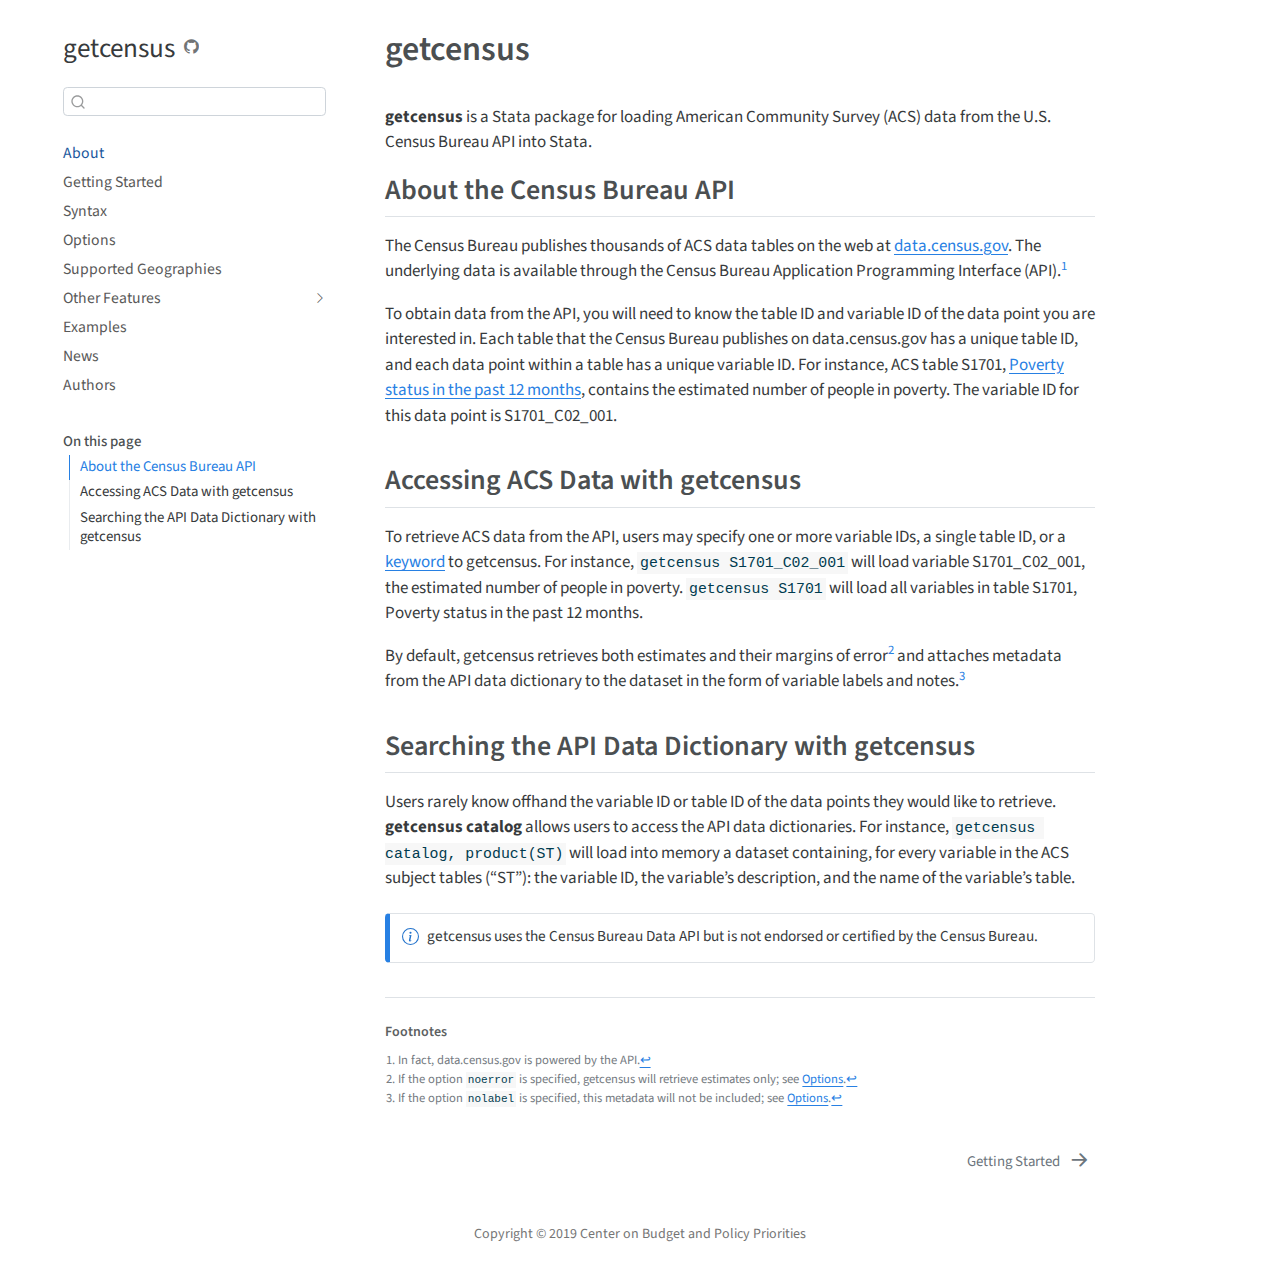
<file: index.html>
<!DOCTYPE html>
<html xmlns="http://www.w3.org/1999/xhtml" lang="en" xml:lang="en"><head>

<meta charset="utf-8">
<meta name="generator" content="quarto-1.4.358">

<meta name="viewport" content="width=device-width, initial-scale=1.0, user-scalable=yes">


<title>getcensus</title>
<style>
code{white-space: pre-wrap;}
span.smallcaps{font-variant: small-caps;}
div.columns{display: flex; gap: min(4vw, 1.5em);}
div.column{flex: auto; overflow-x: auto;}
div.hanging-indent{margin-left: 1.5em; text-indent: -1.5em;}
ul.task-list{list-style: none;}
ul.task-list li input[type="checkbox"] {
  width: 0.8em;
  margin: 0 0.8em 0.2em -1em; /* quarto-specific, see https://github.com/quarto-dev/quarto-cli/issues/4556 */ 
  vertical-align: middle;
}
</style>


<script src="site_libs/quarto-nav/quarto-nav.js"></script>
<script src="site_libs/quarto-nav/headroom.min.js"></script>
<script src="site_libs/clipboard/clipboard.min.js"></script>
<script src="site_libs/quarto-search/autocomplete.umd.js"></script>
<script src="site_libs/quarto-search/fuse.min.js"></script>
<script src="site_libs/quarto-search/quarto-search.js"></script>
<meta name="quarto:offset" content="./">
<link href="./getting-started.html" rel="next">
<script src="site_libs/quarto-html/quarto.js"></script>
<script src="site_libs/quarto-html/popper.min.js"></script>
<script src="site_libs/quarto-html/tippy.umd.min.js"></script>
<script src="site_libs/quarto-html/anchor.min.js"></script>
<link href="site_libs/quarto-html/tippy.css" rel="stylesheet">
<link href="site_libs/quarto-html/quarto-syntax-highlighting.css" rel="stylesheet" id="quarto-text-highlighting-styles">
<script src="site_libs/bootstrap/bootstrap.min.js"></script>
<link href="site_libs/bootstrap/bootstrap-icons.css" rel="stylesheet">
<link href="site_libs/bootstrap/bootstrap.min.css" rel="stylesheet" id="quarto-bootstrap" data-mode="light">
<script id="quarto-search-options" type="application/json">{
  "location": "sidebar",
  "copy-button": false,
  "collapse-after": 3,
  "panel-placement": "start",
  "type": "textbox",
  "limit": 20,
  "keyboard-shortcut": [
    "f",
    "/",
    "s"
  ],
  "show-item-context": false,
  "language": {
    "search-no-results-text": "No results",
    "search-matching-documents-text": "matching documents",
    "search-copy-link-title": "Copy link to search",
    "search-hide-matches-text": "Hide additional matches",
    "search-more-match-text": "more match in this document",
    "search-more-matches-text": "more matches in this document",
    "search-clear-button-title": "Clear",
    "search-detached-cancel-button-title": "Cancel",
    "search-submit-button-title": "Submit",
    "search-label": "Search"
  }
}</script>
<script async="" src="https://www.googletagmanager.com/gtag/js?id=G-76S419M6JZ"></script>

<script type="text/javascript">

window.dataLayer = window.dataLayer || [];
function gtag(){dataLayer.push(arguments);}
gtag('js', new Date());
gtag('config', 'G-76S419M6JZ', { 'anonymize_ip': true});
</script>


</head>

<body class="nav-sidebar floating">

<div id="quarto-search-results"></div>
  <header id="quarto-header" class="headroom fixed-top">
  <nav class="quarto-secondary-nav">
    <div class="container-fluid d-flex">
      <button type="button" class="quarto-btn-toggle btn" data-bs-toggle="collapse" data-bs-target="#quarto-sidebar,#quarto-sidebar-glass" aria-controls="quarto-sidebar" aria-expanded="false" aria-label="Toggle sidebar navigation" onclick="if (window.quartoToggleHeadroom) { window.quartoToggleHeadroom(); }">
        <i class="bi bi-layout-text-sidebar-reverse"></i>
      </button>
        <a class="flex-grow-1 no-decor" role="button" data-bs-toggle="collapse" data-bs-target="#quarto-sidebar,#quarto-sidebar-glass" aria-controls="quarto-sidebar" aria-expanded="false" aria-label="Toggle sidebar navigation" onclick="if (window.quartoToggleHeadroom) { window.quartoToggleHeadroom(); }">      
          <h1 class="quarto-secondary-nav-title">getcensus</h1>
        </a>     
      <button type="button" class="btn quarto-search-button" aria-label="" onclick="window.quartoOpenSearch();">
        <i class="bi bi-search"></i>
      </button>
    </div>
  </nav>
</header>
<!-- content -->
<div id="quarto-content" class="quarto-container page-columns page-rows-contents page-layout-article">
<!-- sidebar -->
  <nav id="quarto-sidebar" class="sidebar collapse collapse-horizontal sidebar-navigation floating overflow-auto">
    <div class="pt-lg-2 mt-2 text-left sidebar-header">
    <div class="sidebar-title mb-0 py-0">
      <a href="./">getcensus</a> 
        <div class="sidebar-tools-main">
    <a href="https://github.com/CenterOnBudget/getcensus/" title="GitHub" class="quarto-navigation-tool px-1" aria-label="GitHub"><i class="bi bi-github"></i></a>
</div>
    </div>
      </div>
        <div class="mt-2 flex-shrink-0 align-items-center">
        <div class="sidebar-search">
        <div id="quarto-search" class="" title="Search"></div>
        </div>
        </div>
    <div class="sidebar-menu-container"> 
    <ul class="list-unstyled mt-1">
        <li class="sidebar-item">
  <div class="sidebar-item-container"> 
  <a href="./index.html" class="sidebar-item-text sidebar-link active">
 <span class="menu-text">About</span></a>
  </div>
</li>
        <li class="sidebar-item">
  <div class="sidebar-item-container"> 
  <a href="./getting-started.html" class="sidebar-item-text sidebar-link">
 <span class="menu-text">Getting Started</span></a>
  </div>
</li>
        <li class="sidebar-item">
  <div class="sidebar-item-container"> 
  <a href="./syntax.html" class="sidebar-item-text sidebar-link">
 <span class="menu-text">Syntax</span></a>
  </div>
</li>
        <li class="sidebar-item">
  <div class="sidebar-item-container"> 
  <a href="./options.html" class="sidebar-item-text sidebar-link">
 <span class="menu-text">Options</span></a>
  </div>
</li>
        <li class="sidebar-item">
  <div class="sidebar-item-container"> 
  <a href="./geographies.html" class="sidebar-item-text sidebar-link">
 <span class="menu-text">Supported Geographies</span></a>
  </div>
</li>
        <li class="sidebar-item sidebar-item-section">
      <div class="sidebar-item-container"> 
            <a class="sidebar-item-text sidebar-link text-start collapsed" data-bs-toggle="collapse" data-bs-target="#quarto-sidebar-section-1" aria-expanded="false">
 <span class="menu-text">Other Features</span></a>
          <a class="sidebar-item-toggle text-start collapsed" data-bs-toggle="collapse" data-bs-target="#quarto-sidebar-section-1" aria-expanded="false" aria-label="Toggle section">
            <i class="bi bi-chevron-right ms-2"></i>
          </a> 
      </div>
      <ul id="quarto-sidebar-section-1" class="collapse list-unstyled sidebar-section depth1 ">  
          <li class="sidebar-item">
  <div class="sidebar-item-container"> 
  <a href="./keywords.html" class="sidebar-item-text sidebar-link">
 <span class="menu-text">Keywords</span></a>
  </div>
</li>
          <li class="sidebar-item">
  <div class="sidebar-item-container"> 
  <a href="./dialog-box.html" class="sidebar-item-text sidebar-link">
 <span class="menu-text">Dialog Box</span></a>
  </div>
</li>
      </ul>
  </li>
        <li class="sidebar-item">
  <div class="sidebar-item-container"> 
  <a href="./examples.html" class="sidebar-item-text sidebar-link">
 <span class="menu-text">Examples</span></a>
  </div>
</li>
        <li class="sidebar-item">
  <div class="sidebar-item-container"> 
  <a href="./news.html" class="sidebar-item-text sidebar-link">
 <span class="menu-text">News</span></a>
  </div>
</li>
        <li class="sidebar-item">
  <div class="sidebar-item-container"> 
  <a href="./authors.html" class="sidebar-item-text sidebar-link">
 <span class="menu-text">Authors</span></a>
  </div>
</li>
    </ul>
    </div>
    <nav id="TOC" role="doc-toc" class="toc-active">
    <h2 id="toc-title">On this page</h2>
   
  <ul>
  <li><a href="#about-the-census-bureau-api" id="toc-about-the-census-bureau-api" class="nav-link active" data-scroll-target="#about-the-census-bureau-api">About the Census Bureau API</a></li>
  <li><a href="#accessing-acs-data-with-getcensus" id="toc-accessing-acs-data-with-getcensus" class="nav-link" data-scroll-target="#accessing-acs-data-with-getcensus">Accessing ACS Data with getcensus</a></li>
  <li><a href="#searching-the-api-data-dictionary-with-getcensus" id="toc-searching-the-api-data-dictionary-with-getcensus" class="nav-link" data-scroll-target="#searching-the-api-data-dictionary-with-getcensus">Searching the API Data Dictionary with getcensus</a></li>
  </ul>
</nav>
</nav>
<div id="quarto-sidebar-glass" data-bs-toggle="collapse" data-bs-target="#quarto-sidebar,#quarto-sidebar-glass"></div>
<!-- margin-sidebar -->
    <div id="quarto-margin-sidebar" class="sidebar margin-sidebar">
    </div>
<!-- main -->
<main class="content" id="quarto-document-content">

<header id="title-block-header" class="quarto-title-block default">
<div class="quarto-title">
<h1 class="title d-none d-lg-block">getcensus</h1>
</div>



<div class="quarto-title-meta">

    
  
    
  </div>
  


</header>

<p><strong>getcensus</strong> is a Stata package for loading American Community Survey (ACS) data from the U.S. Census Bureau API into Stata.</p>
<section id="about-the-census-bureau-api" class="level2">
<h2 class="anchored" data-anchor-id="about-the-census-bureau-api">About the Census Bureau API</h2>
<p>The Census Bureau publishes thousands of ACS data tables on the web at <a href="https://www.data.cenus.gov">data.census.gov</a>. The underlying data is available through the Census Bureau Application Programming Interface (API).<a href="#fn1" class="footnote-ref" id="fnref1" role="doc-noteref"><sup>1</sup></a></p>
<p>To obtain data from the API, you will need to know the table ID and variable ID of the data point you are interested in. Each table that the Census Bureau publishes on data.census.gov has a unique table ID, and each data point within a table has a unique variable ID. For instance, ACS table S1701, <a href="https://data.census.gov/cedsci/table?tid=ACSST1Y2019.S1701&amp;hidePreview=true">Poverty status in the past 12 months</a>, contains the estimated number of people in poverty. The variable ID for this data point is S1701_C02_001.</p>
</section>
<section id="accessing-acs-data-with-getcensus" class="level2">
<h2 class="anchored" data-anchor-id="accessing-acs-data-with-getcensus">Accessing ACS Data with getcensus</h2>
<p>To retrieve ACS data from the API, users may specify one or more variable IDs, a single table ID, or a <a href="./keywords.html">keyword</a> to getcensus. For instance, <code>getcensus S1701_C02_001</code> will load variable S1701_C02_001, the estimated number of people in poverty. <code>getcensus S1701</code> will load all variables in table S1701, Poverty status in the past 12 months.</p>
<p>By default, getcensus retrieves both estimates and their margins of error<a href="#fn2" class="footnote-ref" id="fnref2" role="doc-noteref"><sup>2</sup></a> and attaches metadata from the API data dictionary to the dataset in the form of variable labels and notes.<a href="#fn3" class="footnote-ref" id="fnref3" role="doc-noteref"><sup>3</sup></a></p>
</section>
<section id="searching-the-api-data-dictionary-with-getcensus" class="level2">
<h2 class="anchored" data-anchor-id="searching-the-api-data-dictionary-with-getcensus">Searching the API Data Dictionary with getcensus</h2>
<p>Users rarely know offhand the variable ID or table ID of the data points they would like to retrieve. <strong>getcensus catalog</strong> allows users to access the API data dictionaries. For instance, <code>getcensus catalog, product(ST)</code> will load into memory a dataset containing, for every variable in the ACS subject tables (“ST”): the variable ID, the variable’s description, and the name of the variable’s table.</p>
<div class="callout callout-style-simple callout-note">
<div class="callout-body d-flex">
<div class="callout-icon-container">
<i class="callout-icon"></i>
</div>
<div class="callout-body-container">
<p>getcensus uses the Census Bureau Data API but is not endorsed or certified by the Census Bureau.</p>
</div>
</div>
</div>


</section>


<a onclick="window.scrollTo(0, 0); return false;" role="button" id="quarto-back-to-top"><i class="bi bi-arrow-up"></i> Back to top</a><div id="quarto-appendix" class="default"><aside id="footnotes" class="footnotes footnotes-end-of-document" role="doc-endnotes"><h2 class="anchored quarto-appendix-heading">Footnotes</h2>

<ol>
<li id="fn1"><p>In fact, data.census.gov is powered by the API.<a href="#fnref1" class="footnote-back" role="doc-backlink">↩︎</a></p></li>
<li id="fn2"><p>If the option <code>noerror</code> is specified, getcensus will retrieve estimates only; see <a href="./options.html">Options</a>.<a href="#fnref2" class="footnote-back" role="doc-backlink">↩︎</a></p></li>
<li id="fn3"><p>If the option <code>nolabel</code> is specified, this metadata will not be included; see <a href="./options.html">Options</a>.<a href="#fnref3" class="footnote-back" role="doc-backlink">↩︎</a></p></li>
</ol>
</aside></div></main> <!-- /main -->
<script id="quarto-html-after-body" type="application/javascript">
window.document.addEventListener("DOMContentLoaded", function (event) {
  const toggleBodyColorMode = (bsSheetEl) => {
    const mode = bsSheetEl.getAttribute("data-mode");
    const bodyEl = window.document.querySelector("body");
    if (mode === "dark") {
      bodyEl.classList.add("quarto-dark");
      bodyEl.classList.remove("quarto-light");
    } else {
      bodyEl.classList.add("quarto-light");
      bodyEl.classList.remove("quarto-dark");
    }
  }
  const toggleBodyColorPrimary = () => {
    const bsSheetEl = window.document.querySelector("link#quarto-bootstrap");
    if (bsSheetEl) {
      toggleBodyColorMode(bsSheetEl);
    }
  }
  toggleBodyColorPrimary();  
  const icon = "";
  const anchorJS = new window.AnchorJS();
  anchorJS.options = {
    placement: 'right',
    icon: icon
  };
  anchorJS.add('.anchored');
  const isCodeAnnotation = (el) => {
    for (const clz of el.classList) {
      if (clz.startsWith('code-annotation-')) {                     
        return true;
      }
    }
    return false;
  }
  const clipboard = new window.ClipboardJS('.code-copy-button', {
    text: function(trigger) {
      const codeEl = trigger.previousElementSibling.cloneNode(true);
      for (const childEl of codeEl.children) {
        if (isCodeAnnotation(childEl)) {
          childEl.remove();
        }
      }
      return codeEl.innerText;
    }
  });
  clipboard.on('success', function(e) {
    // button target
    const button = e.trigger;
    // don't keep focus
    button.blur();
    // flash "checked"
    button.classList.add('code-copy-button-checked');
    var currentTitle = button.getAttribute("title");
    button.setAttribute("title", "Copied!");
    let tooltip;
    if (window.bootstrap) {
      button.setAttribute("data-bs-toggle", "tooltip");
      button.setAttribute("data-bs-placement", "left");
      button.setAttribute("data-bs-title", "Copied!");
      tooltip = new bootstrap.Tooltip(button, 
        { trigger: "manual", 
          customClass: "code-copy-button-tooltip",
          offset: [0, -8]});
      tooltip.show();    
    }
    setTimeout(function() {
      if (tooltip) {
        tooltip.hide();
        button.removeAttribute("data-bs-title");
        button.removeAttribute("data-bs-toggle");
        button.removeAttribute("data-bs-placement");
      }
      button.setAttribute("title", currentTitle);
      button.classList.remove('code-copy-button-checked');
    }, 1000);
    // clear code selection
    e.clearSelection();
  });
  function tippyHover(el, contentFn, onTriggerFn, onUntriggerFn) {
    const config = {
      allowHTML: true,
      maxWidth: 500,
      delay: 100,
      arrow: false,
      appendTo: function(el) {
          return el.parentElement;
      },
      interactive: true,
      interactiveBorder: 10,
      theme: 'quarto',
      placement: 'bottom-start',
    };
    if (contentFn) {
      config.content = contentFn;
    }
    if (onTriggerFn) {
      config.onTrigger = onTriggerFn;
    }
    if (onUntriggerFn) {
      config.onUntrigger = onUntriggerFn;
    }
    window.tippy(el, config); 
  }
  const noterefs = window.document.querySelectorAll('a[role="doc-noteref"]');
  for (var i=0; i<noterefs.length; i++) {
    const ref = noterefs[i];
    tippyHover(ref, function() {
      // use id or data attribute instead here
      let href = ref.getAttribute('data-footnote-href') || ref.getAttribute('href');
      try { href = new URL(href).hash; } catch {}
      const id = href.replace(/^#\/?/, "");
      const note = window.document.getElementById(id);
      return note.innerHTML;
    });
  }
  const xrefs = window.document.querySelectorAll('a.quarto-xref');
  const processXRef = (id, note) => {
    // Strip column container classes
    const stripColumnClz = (el) => {
      el.classList.remove("page-full", "page-columns");
      if (el.children) {
        for (const child of el.children) {
          stripColumnClz(child);
        }
      }
    }
    stripColumnClz(note)
    if (id.startsWith('sec-')) {
      // Special case sections, only their first couple elements
      const container = document.createElement("div");
      if (note.children && note.children.length > 2) {
        for (let i = 0; i < 2; i++) {
          container.appendChild(note.children[i].cloneNode(true));
        }
        return container.innerHTML
      } else {
        return note.innerHTML;
      }
    } else {
      // Remove any anchor links if they are present
      const anchorLink = note.querySelector('a.anchorjs-link');
      if (anchorLink) {
        anchorLink.remove();
      }
      return note.innerHTML;
    }
  }
  for (var i=0; i<xrefs.length; i++) {
    const xref = xrefs[i];
    tippyHover(xref, undefined, function(instance) {
      instance.disable();
      let url = xref.getAttribute('href');
      let hash = undefined; 
      if (url.startsWith('#')) {
        hash = url;
      } else {
        try { hash = new URL(url).hash; } catch {}
      }
      if (hash) {
        const id = hash.replace(/^#\/?/, "");
        const note = window.document.getElementById(id);
        if (note !== null) {
          try {
            const html = processXRef(id, note.cloneNode(true));
            instance.setContent(html);
          } finally {
            instance.enable();
            instance.show();
          }
        } else {
          // See if we can fetch this
          fetch(url.split('#')[0])
          .then(res => res.text())
          .then(html => {
            const parser = new DOMParser();
            const htmlDoc = parser.parseFromString(html, "text/html");
            const note = htmlDoc.getElementById(id);
            if (note !== null) {
              const html = processXRef(id, note);
              instance.setContent(html);
            } 
          }).finally(() => {
            instance.enable();
            instance.show();
          });
        }
      }
    }, function(instance) {
    });
  }
      let selectedAnnoteEl;
      const selectorForAnnotation = ( cell, annotation) => {
        let cellAttr = 'data-code-cell="' + cell + '"';
        let lineAttr = 'data-code-annotation="' +  annotation + '"';
        const selector = 'span[' + cellAttr + '][' + lineAttr + ']';
        return selector;
      }
      const selectCodeLines = (annoteEl) => {
        const doc = window.document;
        const targetCell = annoteEl.getAttribute("data-target-cell");
        const targetAnnotation = annoteEl.getAttribute("data-target-annotation");
        const annoteSpan = window.document.querySelector(selectorForAnnotation(targetCell, targetAnnotation));
        const lines = annoteSpan.getAttribute("data-code-lines").split(",");
        const lineIds = lines.map((line) => {
          return targetCell + "-" + line;
        })
        let top = null;
        let height = null;
        let parent = null;
        if (lineIds.length > 0) {
            //compute the position of the single el (top and bottom and make a div)
            const el = window.document.getElementById(lineIds[0]);
            top = el.offsetTop;
            height = el.offsetHeight;
            parent = el.parentElement.parentElement;
          if (lineIds.length > 1) {
            const lastEl = window.document.getElementById(lineIds[lineIds.length - 1]);
            const bottom = lastEl.offsetTop + lastEl.offsetHeight;
            height = bottom - top;
          }
          if (top !== null && height !== null && parent !== null) {
            // cook up a div (if necessary) and position it 
            let div = window.document.getElementById("code-annotation-line-highlight");
            if (div === null) {
              div = window.document.createElement("div");
              div.setAttribute("id", "code-annotation-line-highlight");
              div.style.position = 'absolute';
              parent.appendChild(div);
            }
            div.style.top = top - 2 + "px";
            div.style.height = height + 4 + "px";
            div.style.left = 0;
            let gutterDiv = window.document.getElementById("code-annotation-line-highlight-gutter");
            if (gutterDiv === null) {
              gutterDiv = window.document.createElement("div");
              gutterDiv.setAttribute("id", "code-annotation-line-highlight-gutter");
              gutterDiv.style.position = 'absolute';
              const codeCell = window.document.getElementById(targetCell);
              const gutter = codeCell.querySelector('.code-annotation-gutter');
              gutter.appendChild(gutterDiv);
            }
            gutterDiv.style.top = top - 2 + "px";
            gutterDiv.style.height = height + 4 + "px";
          }
          selectedAnnoteEl = annoteEl;
        }
      };
      const unselectCodeLines = () => {
        const elementsIds = ["code-annotation-line-highlight", "code-annotation-line-highlight-gutter"];
        elementsIds.forEach((elId) => {
          const div = window.document.getElementById(elId);
          if (div) {
            div.remove();
          }
        });
        selectedAnnoteEl = undefined;
      };
        // Handle positioning of the toggle
    window.addEventListener(
      "resize",
      throttle(() => {
        console.log("RESIZE");
        elRect = undefined;
        if (selectedAnnoteEl) {
          selectCodeLines(selectedAnnoteEl);
        }
      }, 10)
    );
    function throttle(fn, ms) {
    let throttle = false;
    let timer;
      return (...args) => {
        if(!throttle) { // first call gets through
            fn.apply(this, args);
            throttle = true;
        } else { // all the others get throttled
            if(timer) clearTimeout(timer); // cancel #2
            timer = setTimeout(() => {
              fn.apply(this, args);
              timer = throttle = false;
            }, ms);
        }
      };
    }
      // Attach click handler to the DT
      const annoteDls = window.document.querySelectorAll('dt[data-target-cell]');
      for (const annoteDlNode of annoteDls) {
        annoteDlNode.addEventListener('click', (event) => {
          const clickedEl = event.target;
          if (clickedEl !== selectedAnnoteEl) {
            unselectCodeLines();
            const activeEl = window.document.querySelector('dt[data-target-cell].code-annotation-active');
            if (activeEl) {
              activeEl.classList.remove('code-annotation-active');
            }
            selectCodeLines(clickedEl);
            clickedEl.classList.add('code-annotation-active');
          } else {
            // Unselect the line
            unselectCodeLines();
            clickedEl.classList.remove('code-annotation-active');
          }
        });
      }
  const findCites = (el) => {
    const parentEl = el.parentElement;
    if (parentEl) {
      const cites = parentEl.dataset.cites;
      if (cites) {
        return {
          el,
          cites: cites.split(' ')
        };
      } else {
        return findCites(el.parentElement)
      }
    } else {
      return undefined;
    }
  };
  var bibliorefs = window.document.querySelectorAll('a[role="doc-biblioref"]');
  for (var i=0; i<bibliorefs.length; i++) {
    const ref = bibliorefs[i];
    const citeInfo = findCites(ref);
    if (citeInfo) {
      tippyHover(citeInfo.el, function() {
        var popup = window.document.createElement('div');
        citeInfo.cites.forEach(function(cite) {
          var citeDiv = window.document.createElement('div');
          citeDiv.classList.add('hanging-indent');
          citeDiv.classList.add('csl-entry');
          var biblioDiv = window.document.getElementById('ref-' + cite);
          if (biblioDiv) {
            citeDiv.innerHTML = biblioDiv.innerHTML;
          }
          popup.appendChild(citeDiv);
        });
        return popup.innerHTML;
      });
    }
  }
});
</script>
<nav class="page-navigation">
  <div class="nav-page nav-page-previous">
  </div>
  <div class="nav-page nav-page-next">
      <a href="./getting-started.html" class="pagination-link">
        <span class="nav-page-text">Getting Started</span> <i class="bi bi-arrow-right-short"></i>
      </a>
  </div>
</nav>
</div> <!-- /content -->
<footer class="footer">
  <div class="nav-footer">
    <div class="nav-footer-left">
      &nbsp;
    </div>   
    <div class="nav-footer-center">
      <ul class="footer-items list-unstyled">
    <li class="nav-item">
    <a class="nav-link" href="https://github.com/CenterOnBudget/getcensus/blob/master/LICENSE">
<p>Copyright © 2019 Center on Budget and Policy Priorities</p>
</a>
  </li>  
</ul>
    </div>
    <div class="nav-footer-right">
      &nbsp;
    </div>
  </div>
</footer>




</body></html>
</file>
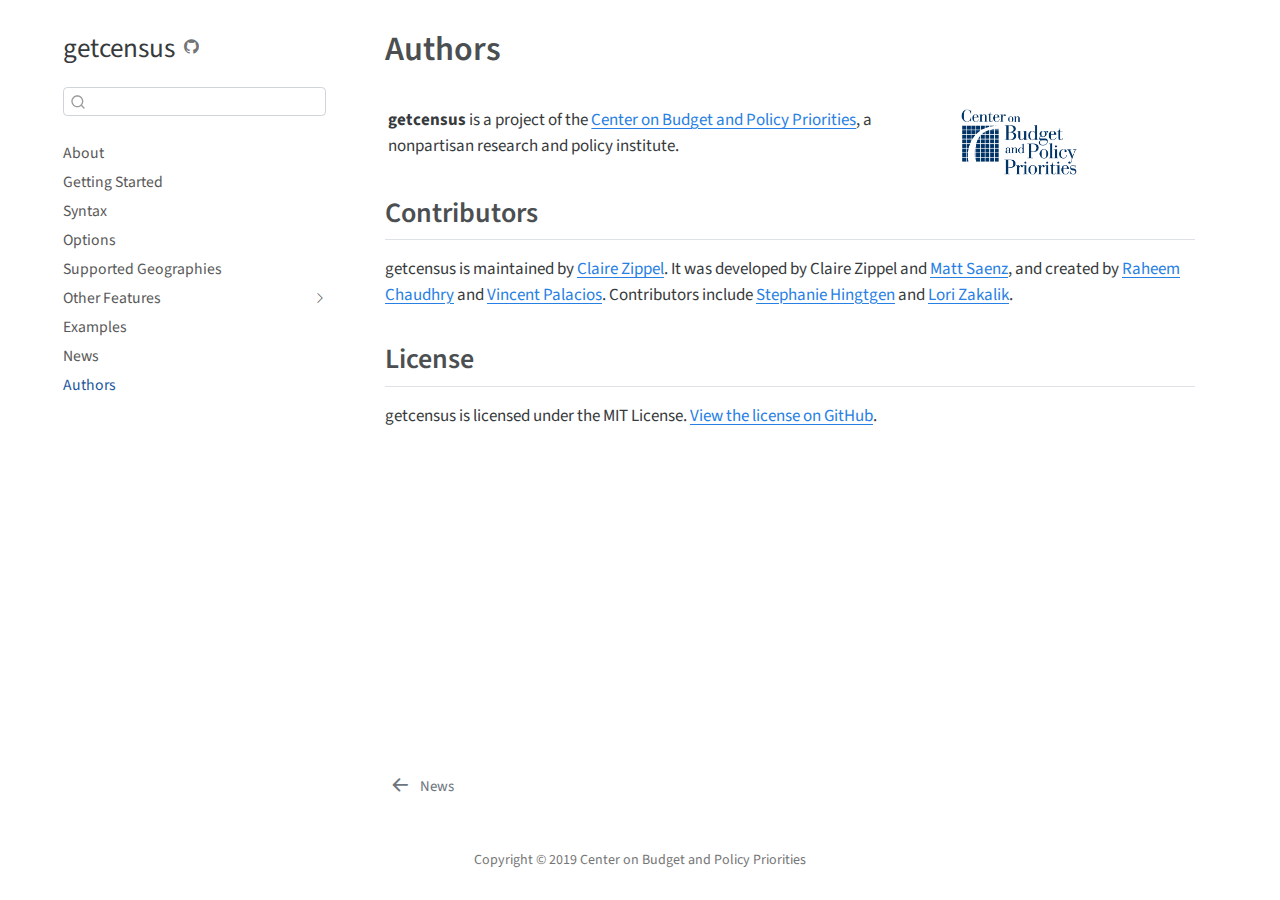
<file: authors.html>
<!DOCTYPE html>
<html xmlns="http://www.w3.org/1999/xhtml" lang="en" xml:lang="en"><head>

<meta charset="utf-8">
<meta name="generator" content="quarto-1.4.358">

<meta name="viewport" content="width=device-width, initial-scale=1.0, user-scalable=yes">


<title>getcensus - Authors</title>
<style>
code{white-space: pre-wrap;}
span.smallcaps{font-variant: small-caps;}
div.columns{display: flex; gap: min(4vw, 1.5em);}
div.column{flex: auto; overflow-x: auto;}
div.hanging-indent{margin-left: 1.5em; text-indent: -1.5em;}
ul.task-list{list-style: none;}
ul.task-list li input[type="checkbox"] {
  width: 0.8em;
  margin: 0 0.8em 0.2em -1em; /* quarto-specific, see https://github.com/quarto-dev/quarto-cli/issues/4556 */ 
  vertical-align: middle;
}
</style>


<script src="site_libs/quarto-nav/quarto-nav.js"></script>
<script src="site_libs/quarto-nav/headroom.min.js"></script>
<script src="site_libs/clipboard/clipboard.min.js"></script>
<script src="site_libs/quarto-search/autocomplete.umd.js"></script>
<script src="site_libs/quarto-search/fuse.min.js"></script>
<script src="site_libs/quarto-search/quarto-search.js"></script>
<meta name="quarto:offset" content="./">
<link href="./news.html" rel="prev">
<script src="site_libs/quarto-html/quarto.js"></script>
<script src="site_libs/quarto-html/popper.min.js"></script>
<script src="site_libs/quarto-html/tippy.umd.min.js"></script>
<script src="site_libs/quarto-html/anchor.min.js"></script>
<link href="site_libs/quarto-html/tippy.css" rel="stylesheet">
<link href="site_libs/quarto-html/quarto-syntax-highlighting.css" rel="stylesheet" id="quarto-text-highlighting-styles">
<script src="site_libs/bootstrap/bootstrap.min.js"></script>
<link href="site_libs/bootstrap/bootstrap-icons.css" rel="stylesheet">
<link href="site_libs/bootstrap/bootstrap.min.css" rel="stylesheet" id="quarto-bootstrap" data-mode="light">
<script id="quarto-search-options" type="application/json">{
  "location": "sidebar",
  "copy-button": false,
  "collapse-after": 3,
  "panel-placement": "start",
  "type": "textbox",
  "limit": 20,
  "keyboard-shortcut": [
    "f",
    "/",
    "s"
  ],
  "show-item-context": false,
  "language": {
    "search-no-results-text": "No results",
    "search-matching-documents-text": "matching documents",
    "search-copy-link-title": "Copy link to search",
    "search-hide-matches-text": "Hide additional matches",
    "search-more-match-text": "more match in this document",
    "search-more-matches-text": "more matches in this document",
    "search-clear-button-title": "Clear",
    "search-detached-cancel-button-title": "Cancel",
    "search-submit-button-title": "Submit",
    "search-label": "Search"
  }
}</script>
<script async="" src="https://www.googletagmanager.com/gtag/js?id=G-76S419M6JZ"></script>

<script type="text/javascript">

window.dataLayer = window.dataLayer || [];
function gtag(){dataLayer.push(arguments);}
gtag('js', new Date());
gtag('config', 'G-76S419M6JZ', { 'anonymize_ip': true});
</script>


</head>

<body class="nav-sidebar floating fullcontent">

<div id="quarto-search-results"></div>
  <header id="quarto-header" class="headroom fixed-top">
  <nav class="quarto-secondary-nav">
    <div class="container-fluid d-flex">
      <button type="button" class="quarto-btn-toggle btn" data-bs-toggle="collapse" data-bs-target="#quarto-sidebar,#quarto-sidebar-glass" aria-controls="quarto-sidebar" aria-expanded="false" aria-label="Toggle sidebar navigation" onclick="if (window.quartoToggleHeadroom) { window.quartoToggleHeadroom(); }">
        <i class="bi bi-layout-text-sidebar-reverse"></i>
      </button>
        <a class="flex-grow-1 no-decor" role="button" data-bs-toggle="collapse" data-bs-target="#quarto-sidebar,#quarto-sidebar-glass" aria-controls="quarto-sidebar" aria-expanded="false" aria-label="Toggle sidebar navigation" onclick="if (window.quartoToggleHeadroom) { window.quartoToggleHeadroom(); }">      
          <h1 class="quarto-secondary-nav-title">Authors</h1>
        </a>     
      <button type="button" class="btn quarto-search-button" aria-label="" onclick="window.quartoOpenSearch();">
        <i class="bi bi-search"></i>
      </button>
    </div>
  </nav>
</header>
<!-- content -->
<div id="quarto-content" class="quarto-container page-columns page-rows-contents page-layout-article">
<!-- sidebar -->
  <nav id="quarto-sidebar" class="sidebar collapse collapse-horizontal sidebar-navigation floating overflow-auto">
    <div class="pt-lg-2 mt-2 text-left sidebar-header">
    <div class="sidebar-title mb-0 py-0">
      <a href="./">getcensus</a> 
        <div class="sidebar-tools-main">
    <a href="https://github.com/CenterOnBudget/getcensus/" title="GitHub" class="quarto-navigation-tool px-1" aria-label="GitHub"><i class="bi bi-github"></i></a>
</div>
    </div>
      </div>
        <div class="mt-2 flex-shrink-0 align-items-center">
        <div class="sidebar-search">
        <div id="quarto-search" class="" title="Search"></div>
        </div>
        </div>
    <div class="sidebar-menu-container"> 
    <ul class="list-unstyled mt-1">
        <li class="sidebar-item">
  <div class="sidebar-item-container"> 
  <a href="./index.html" class="sidebar-item-text sidebar-link">
 <span class="menu-text">About</span></a>
  </div>
</li>
        <li class="sidebar-item">
  <div class="sidebar-item-container"> 
  <a href="./getting-started.html" class="sidebar-item-text sidebar-link">
 <span class="menu-text">Getting Started</span></a>
  </div>
</li>
        <li class="sidebar-item">
  <div class="sidebar-item-container"> 
  <a href="./syntax.html" class="sidebar-item-text sidebar-link">
 <span class="menu-text">Syntax</span></a>
  </div>
</li>
        <li class="sidebar-item">
  <div class="sidebar-item-container"> 
  <a href="./options.html" class="sidebar-item-text sidebar-link">
 <span class="menu-text">Options</span></a>
  </div>
</li>
        <li class="sidebar-item">
  <div class="sidebar-item-container"> 
  <a href="./geographies.html" class="sidebar-item-text sidebar-link">
 <span class="menu-text">Supported Geographies</span></a>
  </div>
</li>
        <li class="sidebar-item sidebar-item-section">
      <div class="sidebar-item-container"> 
            <a class="sidebar-item-text sidebar-link text-start collapsed" data-bs-toggle="collapse" data-bs-target="#quarto-sidebar-section-1" aria-expanded="false">
 <span class="menu-text">Other Features</span></a>
          <a class="sidebar-item-toggle text-start collapsed" data-bs-toggle="collapse" data-bs-target="#quarto-sidebar-section-1" aria-expanded="false" aria-label="Toggle section">
            <i class="bi bi-chevron-right ms-2"></i>
          </a> 
      </div>
      <ul id="quarto-sidebar-section-1" class="collapse list-unstyled sidebar-section depth1 ">  
          <li class="sidebar-item">
  <div class="sidebar-item-container"> 
  <a href="./keywords.html" class="sidebar-item-text sidebar-link">
 <span class="menu-text">Keywords</span></a>
  </div>
</li>
          <li class="sidebar-item">
  <div class="sidebar-item-container"> 
  <a href="./dialog-box.html" class="sidebar-item-text sidebar-link">
 <span class="menu-text">Dialog Box</span></a>
  </div>
</li>
      </ul>
  </li>
        <li class="sidebar-item">
  <div class="sidebar-item-container"> 
  <a href="./examples.html" class="sidebar-item-text sidebar-link">
 <span class="menu-text">Examples</span></a>
  </div>
</li>
        <li class="sidebar-item">
  <div class="sidebar-item-container"> 
  <a href="./news.html" class="sidebar-item-text sidebar-link">
 <span class="menu-text">News</span></a>
  </div>
</li>
        <li class="sidebar-item">
  <div class="sidebar-item-container"> 
  <a href="./authors.html" class="sidebar-item-text sidebar-link active">
 <span class="menu-text">Authors</span></a>
  </div>
</li>
    </ul>
    </div>
    
</nav>
<div id="quarto-sidebar-glass" data-bs-toggle="collapse" data-bs-target="#quarto-sidebar,#quarto-sidebar-glass"></div>
<!-- margin-sidebar -->
    
<!-- main -->
<main class="content" id="quarto-document-content">

<header id="title-block-header" class="quarto-title-block default">
<div class="quarto-title">
<h1 class="title d-none d-lg-block">Authors</h1>
</div>



<div class="quarto-title-meta">

    
  
    
  </div>
  


</header>

<div class="quarto-layout-panel">
<div class="quarto-layout-row quarto-layout-valign-top">
<div class="quarto-layout-cell" style="flex-basis: 70.0%;justify-content: center;">
<p><strong>getcensus</strong> is a project of the <a href="https://www.cbpp.org">Center on Budget and Policy Priorities</a>, a nonpartisan research and policy institute.</p>
</div>
<div class="quarto-layout-cell" style="flex-basis: 30.0%;justify-content: center;">
<p><img src="resources/cbpp-logo.png" alt="" align="middle" width="50%"></p>
</div>
</div>
</div>
<section id="contributors" class="level2">
<h2 class="anchored" data-anchor-id="contributors">Contributors</h2>
<p>getcensus is maintained by <a href="https://www.cbpp.org/about/our-staff/claire-zippel">Claire Zippel</a>. It was developed by Claire Zippel and <a href="https://github.com/matt-saenz">Matt Saenz</a>, and created by <a href="https://github.com/raheem03">Raheem Chaudhry</a> and <a href="https://github.com/vincentpalacios">Vincent Palacios</a>. Contributors include <a href="https://www.cbpp.org/about/our-staff/stephanie-hingtgen">Stephanie Hingtgen</a> and <a href="https://github.com/lzak88">Lori Zakalik</a>.</p>
</section>
<section id="license" class="level2">
<h2 class="anchored" data-anchor-id="license">License</h2>
<p>getcensus is licensed under the MIT License. <a href="https://github.com/CenterOnBudget/getcensus/blob/master/LICENSE">View the license on GitHub</a>.</p>


</section>

<a onclick="window.scrollTo(0, 0); return false;" role="button" id="quarto-back-to-top"><i class="bi bi-arrow-up"></i> Back to top</a></main> <!-- /main -->
<script id="quarto-html-after-body" type="application/javascript">
window.document.addEventListener("DOMContentLoaded", function (event) {
  const toggleBodyColorMode = (bsSheetEl) => {
    const mode = bsSheetEl.getAttribute("data-mode");
    const bodyEl = window.document.querySelector("body");
    if (mode === "dark") {
      bodyEl.classList.add("quarto-dark");
      bodyEl.classList.remove("quarto-light");
    } else {
      bodyEl.classList.add("quarto-light");
      bodyEl.classList.remove("quarto-dark");
    }
  }
  const toggleBodyColorPrimary = () => {
    const bsSheetEl = window.document.querySelector("link#quarto-bootstrap");
    if (bsSheetEl) {
      toggleBodyColorMode(bsSheetEl);
    }
  }
  toggleBodyColorPrimary();  
  const icon = "";
  const anchorJS = new window.AnchorJS();
  anchorJS.options = {
    placement: 'right',
    icon: icon
  };
  anchorJS.add('.anchored');
  const isCodeAnnotation = (el) => {
    for (const clz of el.classList) {
      if (clz.startsWith('code-annotation-')) {                     
        return true;
      }
    }
    return false;
  }
  const clipboard = new window.ClipboardJS('.code-copy-button', {
    text: function(trigger) {
      const codeEl = trigger.previousElementSibling.cloneNode(true);
      for (const childEl of codeEl.children) {
        if (isCodeAnnotation(childEl)) {
          childEl.remove();
        }
      }
      return codeEl.innerText;
    }
  });
  clipboard.on('success', function(e) {
    // button target
    const button = e.trigger;
    // don't keep focus
    button.blur();
    // flash "checked"
    button.classList.add('code-copy-button-checked');
    var currentTitle = button.getAttribute("title");
    button.setAttribute("title", "Copied!");
    let tooltip;
    if (window.bootstrap) {
      button.setAttribute("data-bs-toggle", "tooltip");
      button.setAttribute("data-bs-placement", "left");
      button.setAttribute("data-bs-title", "Copied!");
      tooltip = new bootstrap.Tooltip(button, 
        { trigger: "manual", 
          customClass: "code-copy-button-tooltip",
          offset: [0, -8]});
      tooltip.show();    
    }
    setTimeout(function() {
      if (tooltip) {
        tooltip.hide();
        button.removeAttribute("data-bs-title");
        button.removeAttribute("data-bs-toggle");
        button.removeAttribute("data-bs-placement");
      }
      button.setAttribute("title", currentTitle);
      button.classList.remove('code-copy-button-checked');
    }, 1000);
    // clear code selection
    e.clearSelection();
  });
  function tippyHover(el, contentFn, onTriggerFn, onUntriggerFn) {
    const config = {
      allowHTML: true,
      maxWidth: 500,
      delay: 100,
      arrow: false,
      appendTo: function(el) {
          return el.parentElement;
      },
      interactive: true,
      interactiveBorder: 10,
      theme: 'quarto',
      placement: 'bottom-start',
    };
    if (contentFn) {
      config.content = contentFn;
    }
    if (onTriggerFn) {
      config.onTrigger = onTriggerFn;
    }
    if (onUntriggerFn) {
      config.onUntrigger = onUntriggerFn;
    }
    window.tippy(el, config); 
  }
  const noterefs = window.document.querySelectorAll('a[role="doc-noteref"]');
  for (var i=0; i<noterefs.length; i++) {
    const ref = noterefs[i];
    tippyHover(ref, function() {
      // use id or data attribute instead here
      let href = ref.getAttribute('data-footnote-href') || ref.getAttribute('href');
      try { href = new URL(href).hash; } catch {}
      const id = href.replace(/^#\/?/, "");
      const note = window.document.getElementById(id);
      return note.innerHTML;
    });
  }
  const xrefs = window.document.querySelectorAll('a.quarto-xref');
  const processXRef = (id, note) => {
    // Strip column container classes
    const stripColumnClz = (el) => {
      el.classList.remove("page-full", "page-columns");
      if (el.children) {
        for (const child of el.children) {
          stripColumnClz(child);
        }
      }
    }
    stripColumnClz(note)
    if (id.startsWith('sec-')) {
      // Special case sections, only their first couple elements
      const container = document.createElement("div");
      if (note.children && note.children.length > 2) {
        for (let i = 0; i < 2; i++) {
          container.appendChild(note.children[i].cloneNode(true));
        }
        return container.innerHTML
      } else {
        return note.innerHTML;
      }
    } else {
      // Remove any anchor links if they are present
      const anchorLink = note.querySelector('a.anchorjs-link');
      if (anchorLink) {
        anchorLink.remove();
      }
      return note.innerHTML;
    }
  }
  for (var i=0; i<xrefs.length; i++) {
    const xref = xrefs[i];
    tippyHover(xref, undefined, function(instance) {
      instance.disable();
      let url = xref.getAttribute('href');
      let hash = undefined; 
      if (url.startsWith('#')) {
        hash = url;
      } else {
        try { hash = new URL(url).hash; } catch {}
      }
      if (hash) {
        const id = hash.replace(/^#\/?/, "");
        const note = window.document.getElementById(id);
        if (note !== null) {
          try {
            const html = processXRef(id, note.cloneNode(true));
            instance.setContent(html);
          } finally {
            instance.enable();
            instance.show();
          }
        } else {
          // See if we can fetch this
          fetch(url.split('#')[0])
          .then(res => res.text())
          .then(html => {
            const parser = new DOMParser();
            const htmlDoc = parser.parseFromString(html, "text/html");
            const note = htmlDoc.getElementById(id);
            if (note !== null) {
              const html = processXRef(id, note);
              instance.setContent(html);
            } 
          }).finally(() => {
            instance.enable();
            instance.show();
          });
        }
      }
    }, function(instance) {
    });
  }
      let selectedAnnoteEl;
      const selectorForAnnotation = ( cell, annotation) => {
        let cellAttr = 'data-code-cell="' + cell + '"';
        let lineAttr = 'data-code-annotation="' +  annotation + '"';
        const selector = 'span[' + cellAttr + '][' + lineAttr + ']';
        return selector;
      }
      const selectCodeLines = (annoteEl) => {
        const doc = window.document;
        const targetCell = annoteEl.getAttribute("data-target-cell");
        const targetAnnotation = annoteEl.getAttribute("data-target-annotation");
        const annoteSpan = window.document.querySelector(selectorForAnnotation(targetCell, targetAnnotation));
        const lines = annoteSpan.getAttribute("data-code-lines").split(",");
        const lineIds = lines.map((line) => {
          return targetCell + "-" + line;
        })
        let top = null;
        let height = null;
        let parent = null;
        if (lineIds.length > 0) {
            //compute the position of the single el (top and bottom and make a div)
            const el = window.document.getElementById(lineIds[0]);
            top = el.offsetTop;
            height = el.offsetHeight;
            parent = el.parentElement.parentElement;
          if (lineIds.length > 1) {
            const lastEl = window.document.getElementById(lineIds[lineIds.length - 1]);
            const bottom = lastEl.offsetTop + lastEl.offsetHeight;
            height = bottom - top;
          }
          if (top !== null && height !== null && parent !== null) {
            // cook up a div (if necessary) and position it 
            let div = window.document.getElementById("code-annotation-line-highlight");
            if (div === null) {
              div = window.document.createElement("div");
              div.setAttribute("id", "code-annotation-line-highlight");
              div.style.position = 'absolute';
              parent.appendChild(div);
            }
            div.style.top = top - 2 + "px";
            div.style.height = height + 4 + "px";
            div.style.left = 0;
            let gutterDiv = window.document.getElementById("code-annotation-line-highlight-gutter");
            if (gutterDiv === null) {
              gutterDiv = window.document.createElement("div");
              gutterDiv.setAttribute("id", "code-annotation-line-highlight-gutter");
              gutterDiv.style.position = 'absolute';
              const codeCell = window.document.getElementById(targetCell);
              const gutter = codeCell.querySelector('.code-annotation-gutter');
              gutter.appendChild(gutterDiv);
            }
            gutterDiv.style.top = top - 2 + "px";
            gutterDiv.style.height = height + 4 + "px";
          }
          selectedAnnoteEl = annoteEl;
        }
      };
      const unselectCodeLines = () => {
        const elementsIds = ["code-annotation-line-highlight", "code-annotation-line-highlight-gutter"];
        elementsIds.forEach((elId) => {
          const div = window.document.getElementById(elId);
          if (div) {
            div.remove();
          }
        });
        selectedAnnoteEl = undefined;
      };
        // Handle positioning of the toggle
    window.addEventListener(
      "resize",
      throttle(() => {
        console.log("RESIZE");
        elRect = undefined;
        if (selectedAnnoteEl) {
          selectCodeLines(selectedAnnoteEl);
        }
      }, 10)
    );
    function throttle(fn, ms) {
    let throttle = false;
    let timer;
      return (...args) => {
        if(!throttle) { // first call gets through
            fn.apply(this, args);
            throttle = true;
        } else { // all the others get throttled
            if(timer) clearTimeout(timer); // cancel #2
            timer = setTimeout(() => {
              fn.apply(this, args);
              timer = throttle = false;
            }, ms);
        }
      };
    }
      // Attach click handler to the DT
      const annoteDls = window.document.querySelectorAll('dt[data-target-cell]');
      for (const annoteDlNode of annoteDls) {
        annoteDlNode.addEventListener('click', (event) => {
          const clickedEl = event.target;
          if (clickedEl !== selectedAnnoteEl) {
            unselectCodeLines();
            const activeEl = window.document.querySelector('dt[data-target-cell].code-annotation-active');
            if (activeEl) {
              activeEl.classList.remove('code-annotation-active');
            }
            selectCodeLines(clickedEl);
            clickedEl.classList.add('code-annotation-active');
          } else {
            // Unselect the line
            unselectCodeLines();
            clickedEl.classList.remove('code-annotation-active');
          }
        });
      }
  const findCites = (el) => {
    const parentEl = el.parentElement;
    if (parentEl) {
      const cites = parentEl.dataset.cites;
      if (cites) {
        return {
          el,
          cites: cites.split(' ')
        };
      } else {
        return findCites(el.parentElement)
      }
    } else {
      return undefined;
    }
  };
  var bibliorefs = window.document.querySelectorAll('a[role="doc-biblioref"]');
  for (var i=0; i<bibliorefs.length; i++) {
    const ref = bibliorefs[i];
    const citeInfo = findCites(ref);
    if (citeInfo) {
      tippyHover(citeInfo.el, function() {
        var popup = window.document.createElement('div');
        citeInfo.cites.forEach(function(cite) {
          var citeDiv = window.document.createElement('div');
          citeDiv.classList.add('hanging-indent');
          citeDiv.classList.add('csl-entry');
          var biblioDiv = window.document.getElementById('ref-' + cite);
          if (biblioDiv) {
            citeDiv.innerHTML = biblioDiv.innerHTML;
          }
          popup.appendChild(citeDiv);
        });
        return popup.innerHTML;
      });
    }
  }
});
</script>
<nav class="page-navigation">
  <div class="nav-page nav-page-previous">
      <a href="./news.html" class="pagination-link">
        <i class="bi bi-arrow-left-short"></i> <span class="nav-page-text">News</span>
      </a>          
  </div>
  <div class="nav-page nav-page-next">
  </div>
</nav>
</div> <!-- /content -->
<footer class="footer">
  <div class="nav-footer">
    <div class="nav-footer-left">
      &nbsp;
    </div>   
    <div class="nav-footer-center">
      <ul class="footer-items list-unstyled">
    <li class="nav-item">
    <a class="nav-link" href="https://github.com/CenterOnBudget/getcensus/blob/master/LICENSE">
<p>Copyright © 2019 Center on Budget and Policy Priorities</p>
</a>
  </li>  
</ul>
    </div>
    <div class="nav-footer-right">
      &nbsp;
    </div>
  </div>
</footer>




</body></html>
</file>
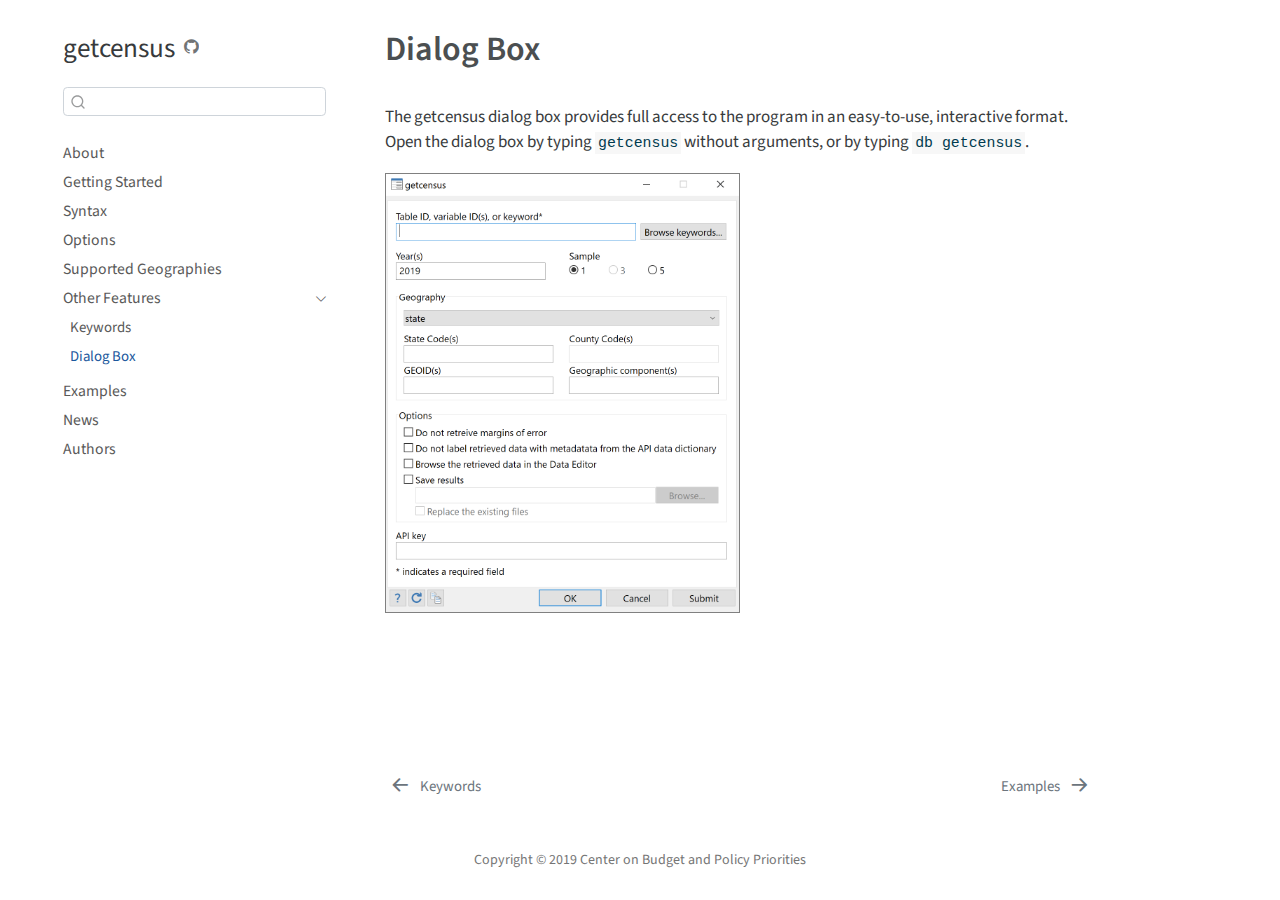
<file: dialog-box.html>
<!DOCTYPE html>
<html xmlns="http://www.w3.org/1999/xhtml" lang="en" xml:lang="en"><head>

<meta charset="utf-8">
<meta name="generator" content="quarto-1.4.358">

<meta name="viewport" content="width=device-width, initial-scale=1.0, user-scalable=yes">


<title>getcensus - Dialog Box</title>
<style>
code{white-space: pre-wrap;}
span.smallcaps{font-variant: small-caps;}
div.columns{display: flex; gap: min(4vw, 1.5em);}
div.column{flex: auto; overflow-x: auto;}
div.hanging-indent{margin-left: 1.5em; text-indent: -1.5em;}
ul.task-list{list-style: none;}
ul.task-list li input[type="checkbox"] {
  width: 0.8em;
  margin: 0 0.8em 0.2em -1em; /* quarto-specific, see https://github.com/quarto-dev/quarto-cli/issues/4556 */ 
  vertical-align: middle;
}
</style>


<script src="site_libs/quarto-nav/quarto-nav.js"></script>
<script src="site_libs/quarto-nav/headroom.min.js"></script>
<script src="site_libs/clipboard/clipboard.min.js"></script>
<script src="site_libs/quarto-search/autocomplete.umd.js"></script>
<script src="site_libs/quarto-search/fuse.min.js"></script>
<script src="site_libs/quarto-search/quarto-search.js"></script>
<meta name="quarto:offset" content="./">
<link href="./examples.html" rel="next">
<link href="./keywords.html" rel="prev">
<script src="site_libs/quarto-html/quarto.js"></script>
<script src="site_libs/quarto-html/popper.min.js"></script>
<script src="site_libs/quarto-html/tippy.umd.min.js"></script>
<script src="site_libs/quarto-html/anchor.min.js"></script>
<link href="site_libs/quarto-html/tippy.css" rel="stylesheet">
<link href="site_libs/quarto-html/quarto-syntax-highlighting.css" rel="stylesheet" id="quarto-text-highlighting-styles">
<script src="site_libs/bootstrap/bootstrap.min.js"></script>
<link href="site_libs/bootstrap/bootstrap-icons.css" rel="stylesheet">
<link href="site_libs/bootstrap/bootstrap.min.css" rel="stylesheet" id="quarto-bootstrap" data-mode="light">
<script id="quarto-search-options" type="application/json">{
  "location": "sidebar",
  "copy-button": false,
  "collapse-after": 3,
  "panel-placement": "start",
  "type": "textbox",
  "limit": 20,
  "keyboard-shortcut": [
    "f",
    "/",
    "s"
  ],
  "show-item-context": false,
  "language": {
    "search-no-results-text": "No results",
    "search-matching-documents-text": "matching documents",
    "search-copy-link-title": "Copy link to search",
    "search-hide-matches-text": "Hide additional matches",
    "search-more-match-text": "more match in this document",
    "search-more-matches-text": "more matches in this document",
    "search-clear-button-title": "Clear",
    "search-detached-cancel-button-title": "Cancel",
    "search-submit-button-title": "Submit",
    "search-label": "Search"
  }
}</script>
<script async="" src="https://www.googletagmanager.com/gtag/js?id=G-76S419M6JZ"></script>

<script type="text/javascript">

window.dataLayer = window.dataLayer || [];
function gtag(){dataLayer.push(arguments);}
gtag('js', new Date());
gtag('config', 'G-76S419M6JZ', { 'anonymize_ip': true});
</script>


</head>

<body class="nav-sidebar floating">

<div id="quarto-search-results"></div>
  <header id="quarto-header" class="headroom fixed-top">
  <nav class="quarto-secondary-nav">
    <div class="container-fluid d-flex">
      <button type="button" class="quarto-btn-toggle btn" data-bs-toggle="collapse" data-bs-target="#quarto-sidebar,#quarto-sidebar-glass" aria-controls="quarto-sidebar" aria-expanded="false" aria-label="Toggle sidebar navigation" onclick="if (window.quartoToggleHeadroom) { window.quartoToggleHeadroom(); }">
        <i class="bi bi-layout-text-sidebar-reverse"></i>
      </button>
        <a class="flex-grow-1 no-decor" role="button" data-bs-toggle="collapse" data-bs-target="#quarto-sidebar,#quarto-sidebar-glass" aria-controls="quarto-sidebar" aria-expanded="false" aria-label="Toggle sidebar navigation" onclick="if (window.quartoToggleHeadroom) { window.quartoToggleHeadroom(); }">      
          <h1 class="quarto-secondary-nav-title">Dialog Box</h1>
        </a>     
      <button type="button" class="btn quarto-search-button" aria-label="" onclick="window.quartoOpenSearch();">
        <i class="bi bi-search"></i>
      </button>
    </div>
  </nav>
</header>
<!-- content -->
<div id="quarto-content" class="quarto-container page-columns page-rows-contents page-layout-article">
<!-- sidebar -->
  <nav id="quarto-sidebar" class="sidebar collapse collapse-horizontal sidebar-navigation floating overflow-auto">
    <div class="pt-lg-2 mt-2 text-left sidebar-header">
    <div class="sidebar-title mb-0 py-0">
      <a href="./">getcensus</a> 
        <div class="sidebar-tools-main">
    <a href="https://github.com/CenterOnBudget/getcensus/" title="GitHub" class="quarto-navigation-tool px-1" aria-label="GitHub"><i class="bi bi-github"></i></a>
</div>
    </div>
      </div>
        <div class="mt-2 flex-shrink-0 align-items-center">
        <div class="sidebar-search">
        <div id="quarto-search" class="" title="Search"></div>
        </div>
        </div>
    <div class="sidebar-menu-container"> 
    <ul class="list-unstyled mt-1">
        <li class="sidebar-item">
  <div class="sidebar-item-container"> 
  <a href="./index.html" class="sidebar-item-text sidebar-link">
 <span class="menu-text">About</span></a>
  </div>
</li>
        <li class="sidebar-item">
  <div class="sidebar-item-container"> 
  <a href="./getting-started.html" class="sidebar-item-text sidebar-link">
 <span class="menu-text">Getting Started</span></a>
  </div>
</li>
        <li class="sidebar-item">
  <div class="sidebar-item-container"> 
  <a href="./syntax.html" class="sidebar-item-text sidebar-link">
 <span class="menu-text">Syntax</span></a>
  </div>
</li>
        <li class="sidebar-item">
  <div class="sidebar-item-container"> 
  <a href="./options.html" class="sidebar-item-text sidebar-link">
 <span class="menu-text">Options</span></a>
  </div>
</li>
        <li class="sidebar-item">
  <div class="sidebar-item-container"> 
  <a href="./geographies.html" class="sidebar-item-text sidebar-link">
 <span class="menu-text">Supported Geographies</span></a>
  </div>
</li>
        <li class="sidebar-item sidebar-item-section">
      <div class="sidebar-item-container"> 
            <a class="sidebar-item-text sidebar-link text-start" data-bs-toggle="collapse" data-bs-target="#quarto-sidebar-section-1" aria-expanded="true">
 <span class="menu-text">Other Features</span></a>
          <a class="sidebar-item-toggle text-start" data-bs-toggle="collapse" data-bs-target="#quarto-sidebar-section-1" aria-expanded="true" aria-label="Toggle section">
            <i class="bi bi-chevron-right ms-2"></i>
          </a> 
      </div>
      <ul id="quarto-sidebar-section-1" class="collapse list-unstyled sidebar-section depth1 show">  
          <li class="sidebar-item">
  <div class="sidebar-item-container"> 
  <a href="./keywords.html" class="sidebar-item-text sidebar-link">
 <span class="menu-text">Keywords</span></a>
  </div>
</li>
          <li class="sidebar-item">
  <div class="sidebar-item-container"> 
  <a href="./dialog-box.html" class="sidebar-item-text sidebar-link active">
 <span class="menu-text">Dialog Box</span></a>
  </div>
</li>
      </ul>
  </li>
        <li class="sidebar-item">
  <div class="sidebar-item-container"> 
  <a href="./examples.html" class="sidebar-item-text sidebar-link">
 <span class="menu-text">Examples</span></a>
  </div>
</li>
        <li class="sidebar-item">
  <div class="sidebar-item-container"> 
  <a href="./news.html" class="sidebar-item-text sidebar-link">
 <span class="menu-text">News</span></a>
  </div>
</li>
        <li class="sidebar-item">
  <div class="sidebar-item-container"> 
  <a href="./authors.html" class="sidebar-item-text sidebar-link">
 <span class="menu-text">Authors</span></a>
  </div>
</li>
    </ul>
    </div>
    
</nav>
<div id="quarto-sidebar-glass" data-bs-toggle="collapse" data-bs-target="#quarto-sidebar,#quarto-sidebar-glass"></div>
<!-- margin-sidebar -->
    <div id="quarto-margin-sidebar" class="sidebar margin-sidebar">
    </div>
<!-- main -->
<main class="content" id="quarto-document-content">

<header id="title-block-header" class="quarto-title-block default">
<div class="quarto-title">
<h1 class="title d-none d-lg-block">Dialog Box</h1>
</div>



<div class="quarto-title-meta">

    
  
    
  </div>
  


</header>

<p>The getcensus dialog box provides full access to the program in an easy-to-use, interactive format. Open the dialog box by typing <code>getcensus</code> without arguments, or by typing <code>db getcensus</code>.</p>
<p><img src="resources/dialog_box.png" alt="Screenshot of getcensus Stata dialog box" width="50%" style="border:0.75px solid #808080;"></p>



<a onclick="window.scrollTo(0, 0); return false;" role="button" id="quarto-back-to-top"><i class="bi bi-arrow-up"></i> Back to top</a></main> <!-- /main -->
<script id="quarto-html-after-body" type="application/javascript">
window.document.addEventListener("DOMContentLoaded", function (event) {
  const toggleBodyColorMode = (bsSheetEl) => {
    const mode = bsSheetEl.getAttribute("data-mode");
    const bodyEl = window.document.querySelector("body");
    if (mode === "dark") {
      bodyEl.classList.add("quarto-dark");
      bodyEl.classList.remove("quarto-light");
    } else {
      bodyEl.classList.add("quarto-light");
      bodyEl.classList.remove("quarto-dark");
    }
  }
  const toggleBodyColorPrimary = () => {
    const bsSheetEl = window.document.querySelector("link#quarto-bootstrap");
    if (bsSheetEl) {
      toggleBodyColorMode(bsSheetEl);
    }
  }
  toggleBodyColorPrimary();  
  const icon = "";
  const anchorJS = new window.AnchorJS();
  anchorJS.options = {
    placement: 'right',
    icon: icon
  };
  anchorJS.add('.anchored');
  const isCodeAnnotation = (el) => {
    for (const clz of el.classList) {
      if (clz.startsWith('code-annotation-')) {                     
        return true;
      }
    }
    return false;
  }
  const clipboard = new window.ClipboardJS('.code-copy-button', {
    text: function(trigger) {
      const codeEl = trigger.previousElementSibling.cloneNode(true);
      for (const childEl of codeEl.children) {
        if (isCodeAnnotation(childEl)) {
          childEl.remove();
        }
      }
      return codeEl.innerText;
    }
  });
  clipboard.on('success', function(e) {
    // button target
    const button = e.trigger;
    // don't keep focus
    button.blur();
    // flash "checked"
    button.classList.add('code-copy-button-checked');
    var currentTitle = button.getAttribute("title");
    button.setAttribute("title", "Copied!");
    let tooltip;
    if (window.bootstrap) {
      button.setAttribute("data-bs-toggle", "tooltip");
      button.setAttribute("data-bs-placement", "left");
      button.setAttribute("data-bs-title", "Copied!");
      tooltip = new bootstrap.Tooltip(button, 
        { trigger: "manual", 
          customClass: "code-copy-button-tooltip",
          offset: [0, -8]});
      tooltip.show();    
    }
    setTimeout(function() {
      if (tooltip) {
        tooltip.hide();
        button.removeAttribute("data-bs-title");
        button.removeAttribute("data-bs-toggle");
        button.removeAttribute("data-bs-placement");
      }
      button.setAttribute("title", currentTitle);
      button.classList.remove('code-copy-button-checked');
    }, 1000);
    // clear code selection
    e.clearSelection();
  });
  function tippyHover(el, contentFn, onTriggerFn, onUntriggerFn) {
    const config = {
      allowHTML: true,
      maxWidth: 500,
      delay: 100,
      arrow: false,
      appendTo: function(el) {
          return el.parentElement;
      },
      interactive: true,
      interactiveBorder: 10,
      theme: 'quarto',
      placement: 'bottom-start',
    };
    if (contentFn) {
      config.content = contentFn;
    }
    if (onTriggerFn) {
      config.onTrigger = onTriggerFn;
    }
    if (onUntriggerFn) {
      config.onUntrigger = onUntriggerFn;
    }
    window.tippy(el, config); 
  }
  const noterefs = window.document.querySelectorAll('a[role="doc-noteref"]');
  for (var i=0; i<noterefs.length; i++) {
    const ref = noterefs[i];
    tippyHover(ref, function() {
      // use id or data attribute instead here
      let href = ref.getAttribute('data-footnote-href') || ref.getAttribute('href');
      try { href = new URL(href).hash; } catch {}
      const id = href.replace(/^#\/?/, "");
      const note = window.document.getElementById(id);
      return note.innerHTML;
    });
  }
  const xrefs = window.document.querySelectorAll('a.quarto-xref');
  const processXRef = (id, note) => {
    // Strip column container classes
    const stripColumnClz = (el) => {
      el.classList.remove("page-full", "page-columns");
      if (el.children) {
        for (const child of el.children) {
          stripColumnClz(child);
        }
      }
    }
    stripColumnClz(note)
    if (id.startsWith('sec-')) {
      // Special case sections, only their first couple elements
      const container = document.createElement("div");
      if (note.children && note.children.length > 2) {
        for (let i = 0; i < 2; i++) {
          container.appendChild(note.children[i].cloneNode(true));
        }
        return container.innerHTML
      } else {
        return note.innerHTML;
      }
    } else {
      // Remove any anchor links if they are present
      const anchorLink = note.querySelector('a.anchorjs-link');
      if (anchorLink) {
        anchorLink.remove();
      }
      return note.innerHTML;
    }
  }
  for (var i=0; i<xrefs.length; i++) {
    const xref = xrefs[i];
    tippyHover(xref, undefined, function(instance) {
      instance.disable();
      let url = xref.getAttribute('href');
      let hash = undefined; 
      if (url.startsWith('#')) {
        hash = url;
      } else {
        try { hash = new URL(url).hash; } catch {}
      }
      if (hash) {
        const id = hash.replace(/^#\/?/, "");
        const note = window.document.getElementById(id);
        if (note !== null) {
          try {
            const html = processXRef(id, note.cloneNode(true));
            instance.setContent(html);
          } finally {
            instance.enable();
            instance.show();
          }
        } else {
          // See if we can fetch this
          fetch(url.split('#')[0])
          .then(res => res.text())
          .then(html => {
            const parser = new DOMParser();
            const htmlDoc = parser.parseFromString(html, "text/html");
            const note = htmlDoc.getElementById(id);
            if (note !== null) {
              const html = processXRef(id, note);
              instance.setContent(html);
            } 
          }).finally(() => {
            instance.enable();
            instance.show();
          });
        }
      }
    }, function(instance) {
    });
  }
      let selectedAnnoteEl;
      const selectorForAnnotation = ( cell, annotation) => {
        let cellAttr = 'data-code-cell="' + cell + '"';
        let lineAttr = 'data-code-annotation="' +  annotation + '"';
        const selector = 'span[' + cellAttr + '][' + lineAttr + ']';
        return selector;
      }
      const selectCodeLines = (annoteEl) => {
        const doc = window.document;
        const targetCell = annoteEl.getAttribute("data-target-cell");
        const targetAnnotation = annoteEl.getAttribute("data-target-annotation");
        const annoteSpan = window.document.querySelector(selectorForAnnotation(targetCell, targetAnnotation));
        const lines = annoteSpan.getAttribute("data-code-lines").split(",");
        const lineIds = lines.map((line) => {
          return targetCell + "-" + line;
        })
        let top = null;
        let height = null;
        let parent = null;
        if (lineIds.length > 0) {
            //compute the position of the single el (top and bottom and make a div)
            const el = window.document.getElementById(lineIds[0]);
            top = el.offsetTop;
            height = el.offsetHeight;
            parent = el.parentElement.parentElement;
          if (lineIds.length > 1) {
            const lastEl = window.document.getElementById(lineIds[lineIds.length - 1]);
            const bottom = lastEl.offsetTop + lastEl.offsetHeight;
            height = bottom - top;
          }
          if (top !== null && height !== null && parent !== null) {
            // cook up a div (if necessary) and position it 
            let div = window.document.getElementById("code-annotation-line-highlight");
            if (div === null) {
              div = window.document.createElement("div");
              div.setAttribute("id", "code-annotation-line-highlight");
              div.style.position = 'absolute';
              parent.appendChild(div);
            }
            div.style.top = top - 2 + "px";
            div.style.height = height + 4 + "px";
            div.style.left = 0;
            let gutterDiv = window.document.getElementById("code-annotation-line-highlight-gutter");
            if (gutterDiv === null) {
              gutterDiv = window.document.createElement("div");
              gutterDiv.setAttribute("id", "code-annotation-line-highlight-gutter");
              gutterDiv.style.position = 'absolute';
              const codeCell = window.document.getElementById(targetCell);
              const gutter = codeCell.querySelector('.code-annotation-gutter');
              gutter.appendChild(gutterDiv);
            }
            gutterDiv.style.top = top - 2 + "px";
            gutterDiv.style.height = height + 4 + "px";
          }
          selectedAnnoteEl = annoteEl;
        }
      };
      const unselectCodeLines = () => {
        const elementsIds = ["code-annotation-line-highlight", "code-annotation-line-highlight-gutter"];
        elementsIds.forEach((elId) => {
          const div = window.document.getElementById(elId);
          if (div) {
            div.remove();
          }
        });
        selectedAnnoteEl = undefined;
      };
        // Handle positioning of the toggle
    window.addEventListener(
      "resize",
      throttle(() => {
        console.log("RESIZE");
        elRect = undefined;
        if (selectedAnnoteEl) {
          selectCodeLines(selectedAnnoteEl);
        }
      }, 10)
    );
    function throttle(fn, ms) {
    let throttle = false;
    let timer;
      return (...args) => {
        if(!throttle) { // first call gets through
            fn.apply(this, args);
            throttle = true;
        } else { // all the others get throttled
            if(timer) clearTimeout(timer); // cancel #2
            timer = setTimeout(() => {
              fn.apply(this, args);
              timer = throttle = false;
            }, ms);
        }
      };
    }
      // Attach click handler to the DT
      const annoteDls = window.document.querySelectorAll('dt[data-target-cell]');
      for (const annoteDlNode of annoteDls) {
        annoteDlNode.addEventListener('click', (event) => {
          const clickedEl = event.target;
          if (clickedEl !== selectedAnnoteEl) {
            unselectCodeLines();
            const activeEl = window.document.querySelector('dt[data-target-cell].code-annotation-active');
            if (activeEl) {
              activeEl.classList.remove('code-annotation-active');
            }
            selectCodeLines(clickedEl);
            clickedEl.classList.add('code-annotation-active');
          } else {
            // Unselect the line
            unselectCodeLines();
            clickedEl.classList.remove('code-annotation-active');
          }
        });
      }
  const findCites = (el) => {
    const parentEl = el.parentElement;
    if (parentEl) {
      const cites = parentEl.dataset.cites;
      if (cites) {
        return {
          el,
          cites: cites.split(' ')
        };
      } else {
        return findCites(el.parentElement)
      }
    } else {
      return undefined;
    }
  };
  var bibliorefs = window.document.querySelectorAll('a[role="doc-biblioref"]');
  for (var i=0; i<bibliorefs.length; i++) {
    const ref = bibliorefs[i];
    const citeInfo = findCites(ref);
    if (citeInfo) {
      tippyHover(citeInfo.el, function() {
        var popup = window.document.createElement('div');
        citeInfo.cites.forEach(function(cite) {
          var citeDiv = window.document.createElement('div');
          citeDiv.classList.add('hanging-indent');
          citeDiv.classList.add('csl-entry');
          var biblioDiv = window.document.getElementById('ref-' + cite);
          if (biblioDiv) {
            citeDiv.innerHTML = biblioDiv.innerHTML;
          }
          popup.appendChild(citeDiv);
        });
        return popup.innerHTML;
      });
    }
  }
});
</script>
<nav class="page-navigation">
  <div class="nav-page nav-page-previous">
      <a href="./keywords.html" class="pagination-link">
        <i class="bi bi-arrow-left-short"></i> <span class="nav-page-text">Keywords</span>
      </a>          
  </div>
  <div class="nav-page nav-page-next">
      <a href="./examples.html" class="pagination-link">
        <span class="nav-page-text">Examples</span> <i class="bi bi-arrow-right-short"></i>
      </a>
  </div>
</nav>
</div> <!-- /content -->
<footer class="footer">
  <div class="nav-footer">
    <div class="nav-footer-left">
      &nbsp;
    </div>   
    <div class="nav-footer-center">
      <ul class="footer-items list-unstyled">
    <li class="nav-item">
    <a class="nav-link" href="https://github.com/CenterOnBudget/getcensus/blob/master/LICENSE">
<p>Copyright © 2019 Center on Budget and Policy Priorities</p>
</a>
  </li>  
</ul>
    </div>
    <div class="nav-footer-right">
      &nbsp;
    </div>
  </div>
</footer>




</body></html>
</file>
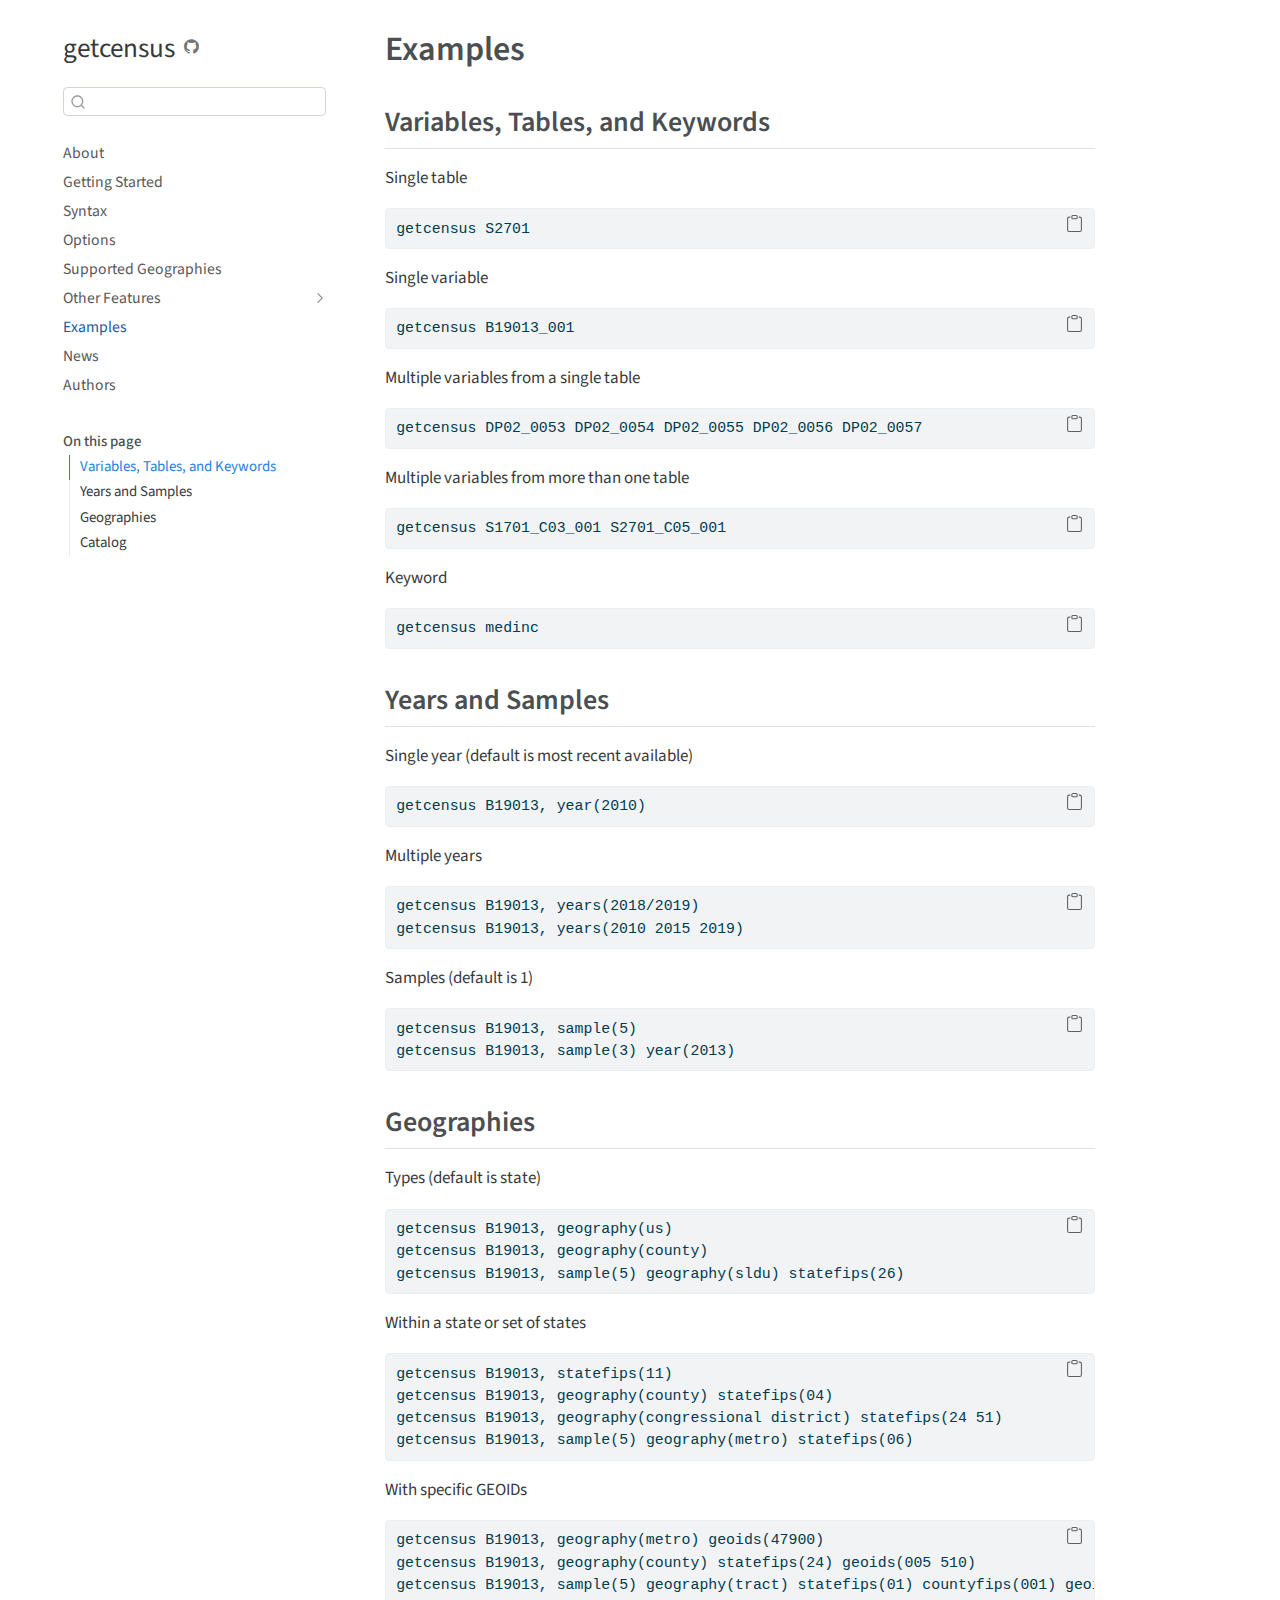
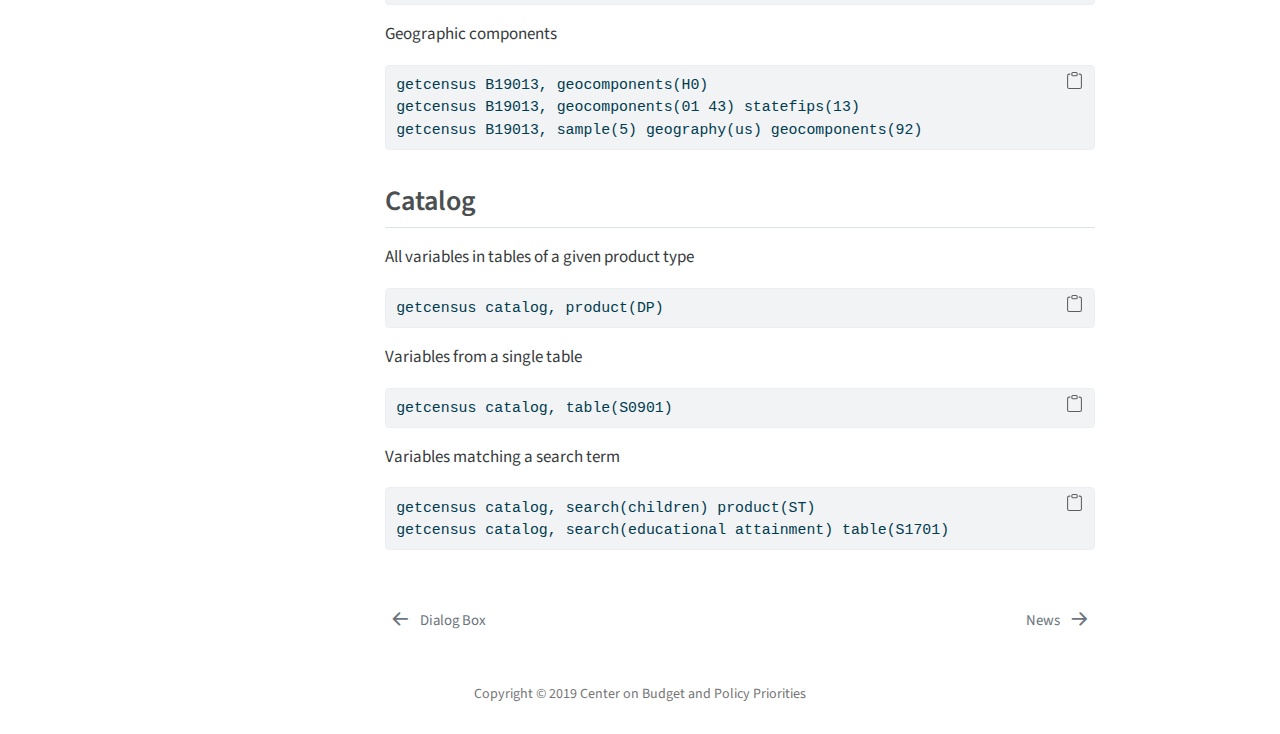
<file: examples.html>
<!DOCTYPE html>
<html xmlns="http://www.w3.org/1999/xhtml" lang="en" xml:lang="en"><head>

<meta charset="utf-8">
<meta name="generator" content="quarto-1.4.358">

<meta name="viewport" content="width=device-width, initial-scale=1.0, user-scalable=yes">


<title>getcensus - Examples</title>
<style>
code{white-space: pre-wrap;}
span.smallcaps{font-variant: small-caps;}
div.columns{display: flex; gap: min(4vw, 1.5em);}
div.column{flex: auto; overflow-x: auto;}
div.hanging-indent{margin-left: 1.5em; text-indent: -1.5em;}
ul.task-list{list-style: none;}
ul.task-list li input[type="checkbox"] {
  width: 0.8em;
  margin: 0 0.8em 0.2em -1em; /* quarto-specific, see https://github.com/quarto-dev/quarto-cli/issues/4556 */ 
  vertical-align: middle;
}
/* CSS for syntax highlighting */
pre > code.sourceCode { white-space: pre; position: relative; }
pre > code.sourceCode > span { line-height: 1.25; }
pre > code.sourceCode > span:empty { height: 1.2em; }
.sourceCode { overflow: visible; }
code.sourceCode > span { color: inherit; text-decoration: inherit; }
div.sourceCode { margin: 1em 0; }
pre.sourceCode { margin: 0; }
@media screen {
div.sourceCode { overflow: auto; }
}
@media print {
pre > code.sourceCode { white-space: pre-wrap; }
pre > code.sourceCode > span { text-indent: -5em; padding-left: 5em; }
}
pre.numberSource code
  { counter-reset: source-line 0; }
pre.numberSource code > span
  { position: relative; left: -4em; counter-increment: source-line; }
pre.numberSource code > span > a:first-child::before
  { content: counter(source-line);
    position: relative; left: -1em; text-align: right; vertical-align: baseline;
    border: none; display: inline-block;
    -webkit-touch-callout: none; -webkit-user-select: none;
    -khtml-user-select: none; -moz-user-select: none;
    -ms-user-select: none; user-select: none;
    padding: 0 4px; width: 4em;
  }
pre.numberSource { margin-left: 3em;  padding-left: 4px; }
div.sourceCode
  {   }
@media screen {
pre > code.sourceCode > span > a:first-child::before { text-decoration: underline; }
}
</style>


<script src="site_libs/quarto-nav/quarto-nav.js"></script>
<script src="site_libs/quarto-nav/headroom.min.js"></script>
<script src="site_libs/clipboard/clipboard.min.js"></script>
<script src="site_libs/quarto-search/autocomplete.umd.js"></script>
<script src="site_libs/quarto-search/fuse.min.js"></script>
<script src="site_libs/quarto-search/quarto-search.js"></script>
<meta name="quarto:offset" content="./">
<link href="./news.html" rel="next">
<link href="./dialog-box.html" rel="prev">
<script src="site_libs/quarto-html/quarto.js"></script>
<script src="site_libs/quarto-html/popper.min.js"></script>
<script src="site_libs/quarto-html/tippy.umd.min.js"></script>
<script src="site_libs/quarto-html/anchor.min.js"></script>
<link href="site_libs/quarto-html/tippy.css" rel="stylesheet">
<link href="site_libs/quarto-html/quarto-syntax-highlighting.css" rel="stylesheet" id="quarto-text-highlighting-styles">
<script src="site_libs/bootstrap/bootstrap.min.js"></script>
<link href="site_libs/bootstrap/bootstrap-icons.css" rel="stylesheet">
<link href="site_libs/bootstrap/bootstrap.min.css" rel="stylesheet" id="quarto-bootstrap" data-mode="light">
<script id="quarto-search-options" type="application/json">{
  "location": "sidebar",
  "copy-button": false,
  "collapse-after": 3,
  "panel-placement": "start",
  "type": "textbox",
  "limit": 20,
  "keyboard-shortcut": [
    "f",
    "/",
    "s"
  ],
  "show-item-context": false,
  "language": {
    "search-no-results-text": "No results",
    "search-matching-documents-text": "matching documents",
    "search-copy-link-title": "Copy link to search",
    "search-hide-matches-text": "Hide additional matches",
    "search-more-match-text": "more match in this document",
    "search-more-matches-text": "more matches in this document",
    "search-clear-button-title": "Clear",
    "search-detached-cancel-button-title": "Cancel",
    "search-submit-button-title": "Submit",
    "search-label": "Search"
  }
}</script>
<script async="" src="https://www.googletagmanager.com/gtag/js?id=G-76S419M6JZ"></script>

<script type="text/javascript">

window.dataLayer = window.dataLayer || [];
function gtag(){dataLayer.push(arguments);}
gtag('js', new Date());
gtag('config', 'G-76S419M6JZ', { 'anonymize_ip': true});
</script>


</head>

<body class="nav-sidebar floating">

<div id="quarto-search-results"></div>
  <header id="quarto-header" class="headroom fixed-top">
  <nav class="quarto-secondary-nav">
    <div class="container-fluid d-flex">
      <button type="button" class="quarto-btn-toggle btn" data-bs-toggle="collapse" data-bs-target="#quarto-sidebar,#quarto-sidebar-glass" aria-controls="quarto-sidebar" aria-expanded="false" aria-label="Toggle sidebar navigation" onclick="if (window.quartoToggleHeadroom) { window.quartoToggleHeadroom(); }">
        <i class="bi bi-layout-text-sidebar-reverse"></i>
      </button>
        <a class="flex-grow-1 no-decor" role="button" data-bs-toggle="collapse" data-bs-target="#quarto-sidebar,#quarto-sidebar-glass" aria-controls="quarto-sidebar" aria-expanded="false" aria-label="Toggle sidebar navigation" onclick="if (window.quartoToggleHeadroom) { window.quartoToggleHeadroom(); }">      
          <h1 class="quarto-secondary-nav-title">Examples</h1>
        </a>     
      <button type="button" class="btn quarto-search-button" aria-label="" onclick="window.quartoOpenSearch();">
        <i class="bi bi-search"></i>
      </button>
    </div>
  </nav>
</header>
<!-- content -->
<div id="quarto-content" class="quarto-container page-columns page-rows-contents page-layout-article">
<!-- sidebar -->
  <nav id="quarto-sidebar" class="sidebar collapse collapse-horizontal sidebar-navigation floating overflow-auto">
    <div class="pt-lg-2 mt-2 text-left sidebar-header">
    <div class="sidebar-title mb-0 py-0">
      <a href="./">getcensus</a> 
        <div class="sidebar-tools-main">
    <a href="https://github.com/CenterOnBudget/getcensus/" title="GitHub" class="quarto-navigation-tool px-1" aria-label="GitHub"><i class="bi bi-github"></i></a>
</div>
    </div>
      </div>
        <div class="mt-2 flex-shrink-0 align-items-center">
        <div class="sidebar-search">
        <div id="quarto-search" class="" title="Search"></div>
        </div>
        </div>
    <div class="sidebar-menu-container"> 
    <ul class="list-unstyled mt-1">
        <li class="sidebar-item">
  <div class="sidebar-item-container"> 
  <a href="./index.html" class="sidebar-item-text sidebar-link">
 <span class="menu-text">About</span></a>
  </div>
</li>
        <li class="sidebar-item">
  <div class="sidebar-item-container"> 
  <a href="./getting-started.html" class="sidebar-item-text sidebar-link">
 <span class="menu-text">Getting Started</span></a>
  </div>
</li>
        <li class="sidebar-item">
  <div class="sidebar-item-container"> 
  <a href="./syntax.html" class="sidebar-item-text sidebar-link">
 <span class="menu-text">Syntax</span></a>
  </div>
</li>
        <li class="sidebar-item">
  <div class="sidebar-item-container"> 
  <a href="./options.html" class="sidebar-item-text sidebar-link">
 <span class="menu-text">Options</span></a>
  </div>
</li>
        <li class="sidebar-item">
  <div class="sidebar-item-container"> 
  <a href="./geographies.html" class="sidebar-item-text sidebar-link">
 <span class="menu-text">Supported Geographies</span></a>
  </div>
</li>
        <li class="sidebar-item sidebar-item-section">
      <div class="sidebar-item-container"> 
            <a class="sidebar-item-text sidebar-link text-start collapsed" data-bs-toggle="collapse" data-bs-target="#quarto-sidebar-section-1" aria-expanded="false">
 <span class="menu-text">Other Features</span></a>
          <a class="sidebar-item-toggle text-start collapsed" data-bs-toggle="collapse" data-bs-target="#quarto-sidebar-section-1" aria-expanded="false" aria-label="Toggle section">
            <i class="bi bi-chevron-right ms-2"></i>
          </a> 
      </div>
      <ul id="quarto-sidebar-section-1" class="collapse list-unstyled sidebar-section depth1 ">  
          <li class="sidebar-item">
  <div class="sidebar-item-container"> 
  <a href="./keywords.html" class="sidebar-item-text sidebar-link">
 <span class="menu-text">Keywords</span></a>
  </div>
</li>
          <li class="sidebar-item">
  <div class="sidebar-item-container"> 
  <a href="./dialog-box.html" class="sidebar-item-text sidebar-link">
 <span class="menu-text">Dialog Box</span></a>
  </div>
</li>
      </ul>
  </li>
        <li class="sidebar-item">
  <div class="sidebar-item-container"> 
  <a href="./examples.html" class="sidebar-item-text sidebar-link active">
 <span class="menu-text">Examples</span></a>
  </div>
</li>
        <li class="sidebar-item">
  <div class="sidebar-item-container"> 
  <a href="./news.html" class="sidebar-item-text sidebar-link">
 <span class="menu-text">News</span></a>
  </div>
</li>
        <li class="sidebar-item">
  <div class="sidebar-item-container"> 
  <a href="./authors.html" class="sidebar-item-text sidebar-link">
 <span class="menu-text">Authors</span></a>
  </div>
</li>
    </ul>
    </div>
    <nav id="TOC" role="doc-toc" class="toc-active">
    <h2 id="toc-title">On this page</h2>
   
  <ul>
  <li><a href="#variables-tables-and-keywords" id="toc-variables-tables-and-keywords" class="nav-link active" data-scroll-target="#variables-tables-and-keywords">Variables, Tables, and Keywords</a></li>
  <li><a href="#years-and-samples" id="toc-years-and-samples" class="nav-link" data-scroll-target="#years-and-samples">Years and Samples</a></li>
  <li><a href="#geographies" id="toc-geographies" class="nav-link" data-scroll-target="#geographies">Geographies</a></li>
  <li><a href="#catalog" id="toc-catalog" class="nav-link" data-scroll-target="#catalog">Catalog</a></li>
  </ul>
</nav>
</nav>
<div id="quarto-sidebar-glass" data-bs-toggle="collapse" data-bs-target="#quarto-sidebar,#quarto-sidebar-glass"></div>
<!-- margin-sidebar -->
    <div id="quarto-margin-sidebar" class="sidebar margin-sidebar">
    </div>
<!-- main -->
<main class="content" id="quarto-document-content">

<header id="title-block-header" class="quarto-title-block default">
<div class="quarto-title">
<h1 class="title d-none d-lg-block">Examples</h1>
</div>



<div class="quarto-title-meta">

    
  
    
  </div>
  


</header>

<section id="variables-tables-and-keywords" class="level2">
<h2 class="anchored" data-anchor-id="variables-tables-and-keywords">Variables, Tables, and Keywords</h2>
<p>Single table</p>
<div class="sourceCode" id="cb1"><pre class="sourceCode stata code-with-copy"><code class="sourceCode stata"><span id="cb1-1"><a href="#cb1-1" aria-hidden="true" tabindex="-1"></a>getcensus S2701</span></code><button title="Copy to Clipboard" class="code-copy-button"><i class="bi"></i></button></pre></div>
<p>Single variable</p>
<div class="sourceCode" id="cb2"><pre class="sourceCode stata code-with-copy"><code class="sourceCode stata"><span id="cb2-1"><a href="#cb2-1" aria-hidden="true" tabindex="-1"></a>getcensus B19013_001</span></code><button title="Copy to Clipboard" class="code-copy-button"><i class="bi"></i></button></pre></div>
<p>Multiple variables from a single table</p>
<div class="sourceCode" id="cb3"><pre class="sourceCode stata code-with-copy"><code class="sourceCode stata"><span id="cb3-1"><a href="#cb3-1" aria-hidden="true" tabindex="-1"></a>getcensus DP02_0053 DP02_0054 DP02_0055 DP02_0056 DP02_0057</span></code><button title="Copy to Clipboard" class="code-copy-button"><i class="bi"></i></button></pre></div>
<p>Multiple variables from more than one table</p>
<div class="sourceCode" id="cb4"><pre class="sourceCode stata code-with-copy"><code class="sourceCode stata"><span id="cb4-1"><a href="#cb4-1" aria-hidden="true" tabindex="-1"></a>getcensus S1701_C03_001 S2701_C05_001</span></code><button title="Copy to Clipboard" class="code-copy-button"><i class="bi"></i></button></pre></div>
<p>Keyword</p>
<div class="sourceCode" id="cb5"><pre class="sourceCode stata code-with-copy"><code class="sourceCode stata"><span id="cb5-1"><a href="#cb5-1" aria-hidden="true" tabindex="-1"></a>getcensus medinc</span></code><button title="Copy to Clipboard" class="code-copy-button"><i class="bi"></i></button></pre></div>
</section>
<section id="years-and-samples" class="level2">
<h2 class="anchored" data-anchor-id="years-and-samples">Years and Samples</h2>
<p>Single year (default is most recent available)</p>
<div class="sourceCode" id="cb6"><pre class="sourceCode stata code-with-copy"><code class="sourceCode stata"><span id="cb6-1"><a href="#cb6-1" aria-hidden="true" tabindex="-1"></a>getcensus B19013, <span class="fu">year</span>(2010)</span></code><button title="Copy to Clipboard" class="code-copy-button"><i class="bi"></i></button></pre></div>
<p>Multiple years</p>
<div class="sourceCode" id="cb7"><pre class="sourceCode stata code-with-copy"><code class="sourceCode stata"><span id="cb7-1"><a href="#cb7-1" aria-hidden="true" tabindex="-1"></a>getcensus B19013, years(2018/2019)</span>
<span id="cb7-2"><a href="#cb7-2" aria-hidden="true" tabindex="-1"></a>getcensus B19013, years(2010 2015 2019)</span></code><button title="Copy to Clipboard" class="code-copy-button"><i class="bi"></i></button></pre></div>
<p>Samples (default is 1)</p>
<div class="sourceCode" id="cb8"><pre class="sourceCode stata code-with-copy"><code class="sourceCode stata"><span id="cb8-1"><a href="#cb8-1" aria-hidden="true" tabindex="-1"></a>getcensus B19013, <span class="kw">sample</span>(5)</span>
<span id="cb8-2"><a href="#cb8-2" aria-hidden="true" tabindex="-1"></a>getcensus B19013, <span class="kw">sample</span>(3) <span class="fu">year</span>(2013)</span></code><button title="Copy to Clipboard" class="code-copy-button"><i class="bi"></i></button></pre></div>
</section>
<section id="geographies" class="level2">
<h2 class="anchored" data-anchor-id="geographies">Geographies</h2>
<p>Types (default is state)</p>
<div class="sourceCode" id="cb9"><pre class="sourceCode stata code-with-copy"><code class="sourceCode stata"><span id="cb9-1"><a href="#cb9-1" aria-hidden="true" tabindex="-1"></a>getcensus B19013, geography(us)</span>
<span id="cb9-2"><a href="#cb9-2" aria-hidden="true" tabindex="-1"></a>getcensus B19013, geography(county)</span>
<span id="cb9-3"><a href="#cb9-3" aria-hidden="true" tabindex="-1"></a>getcensus B19013, <span class="kw">sample</span>(5) geography(sldu) statefips(26)</span></code><button title="Copy to Clipboard" class="code-copy-button"><i class="bi"></i></button></pre></div>
<p>Within a state or set of states</p>
<div class="sourceCode" id="cb10"><pre class="sourceCode stata code-with-copy"><code class="sourceCode stata"><span id="cb10-1"><a href="#cb10-1" aria-hidden="true" tabindex="-1"></a>getcensus B19013, statefips(11)</span>
<span id="cb10-2"><a href="#cb10-2" aria-hidden="true" tabindex="-1"></a>getcensus B19013, geography(county) statefips(04)</span>
<span id="cb10-3"><a href="#cb10-3" aria-hidden="true" tabindex="-1"></a>getcensus B19013, geography(congressional district) statefips(24 51)</span>
<span id="cb10-4"><a href="#cb10-4" aria-hidden="true" tabindex="-1"></a>getcensus B19013, <span class="kw">sample</span>(5) geography(metro) statefips(06)</span></code><button title="Copy to Clipboard" class="code-copy-button"><i class="bi"></i></button></pre></div>
<p>With specific GEOIDs</p>
<div class="sourceCode" id="cb11"><pre class="sourceCode stata code-with-copy"><code class="sourceCode stata"><span id="cb11-1"><a href="#cb11-1" aria-hidden="true" tabindex="-1"></a>getcensus B19013, geography(metro) geoids(47900)</span>
<span id="cb11-2"><a href="#cb11-2" aria-hidden="true" tabindex="-1"></a>getcensus B19013, geography(county) statefips(24) geoids(005 510)</span>
<span id="cb11-3"><a href="#cb11-3" aria-hidden="true" tabindex="-1"></a>getcensus B19013, <span class="kw">sample</span>(5) geography(tract) statefips(01) countyfips(001) geoids(020100)</span></code><button title="Copy to Clipboard" class="code-copy-button"><i class="bi"></i></button></pre></div>
<p>Geographic components</p>
<div class="sourceCode" id="cb12"><pre class="sourceCode stata code-with-copy"><code class="sourceCode stata"><span id="cb12-1"><a href="#cb12-1" aria-hidden="true" tabindex="-1"></a>getcensus B19013, geocomponents(H0)</span>
<span id="cb12-2"><a href="#cb12-2" aria-hidden="true" tabindex="-1"></a>getcensus B19013, geocomponents(01 43) statefips(13)</span>
<span id="cb12-3"><a href="#cb12-3" aria-hidden="true" tabindex="-1"></a>getcensus B19013, <span class="kw">sample</span>(5) geography(us) geocomponents(92)</span></code><button title="Copy to Clipboard" class="code-copy-button"><i class="bi"></i></button></pre></div>
</section>
<section id="catalog" class="level2">
<h2 class="anchored" data-anchor-id="catalog">Catalog</h2>
<p>All variables in tables of a given product type</p>
<div class="sourceCode" id="cb13"><pre class="sourceCode stata code-with-copy"><code class="sourceCode stata"><span id="cb13-1"><a href="#cb13-1" aria-hidden="true" tabindex="-1"></a>getcensus catalog, product(DP)</span></code><button title="Copy to Clipboard" class="code-copy-button"><i class="bi"></i></button></pre></div>
<p>Variables from a single table</p>
<div class="sourceCode" id="cb14"><pre class="sourceCode stata code-with-copy"><code class="sourceCode stata"><span id="cb14-1"><a href="#cb14-1" aria-hidden="true" tabindex="-1"></a>getcensus catalog, <span class="kw">table</span>(S0901)</span></code><button title="Copy to Clipboard" class="code-copy-button"><i class="bi"></i></button></pre></div>
<p>Variables matching a search term</p>
<div class="sourceCode" id="cb15"><pre class="sourceCode stata code-with-copy"><code class="sourceCode stata"><span id="cb15-1"><a href="#cb15-1" aria-hidden="true" tabindex="-1"></a>getcensus catalog, <span class="kw">search</span>(children) product(ST)</span>
<span id="cb15-2"><a href="#cb15-2" aria-hidden="true" tabindex="-1"></a>getcensus catalog, <span class="kw">search</span>(educational attainment) <span class="kw">table</span>(S1701)</span></code><button title="Copy to Clipboard" class="code-copy-button"><i class="bi"></i></button></pre></div>


</section>

<a onclick="window.scrollTo(0, 0); return false;" role="button" id="quarto-back-to-top"><i class="bi bi-arrow-up"></i> Back to top</a></main> <!-- /main -->
<script id="quarto-html-after-body" type="application/javascript">
window.document.addEventListener("DOMContentLoaded", function (event) {
  const toggleBodyColorMode = (bsSheetEl) => {
    const mode = bsSheetEl.getAttribute("data-mode");
    const bodyEl = window.document.querySelector("body");
    if (mode === "dark") {
      bodyEl.classList.add("quarto-dark");
      bodyEl.classList.remove("quarto-light");
    } else {
      bodyEl.classList.add("quarto-light");
      bodyEl.classList.remove("quarto-dark");
    }
  }
  const toggleBodyColorPrimary = () => {
    const bsSheetEl = window.document.querySelector("link#quarto-bootstrap");
    if (bsSheetEl) {
      toggleBodyColorMode(bsSheetEl);
    }
  }
  toggleBodyColorPrimary();  
  const icon = "";
  const anchorJS = new window.AnchorJS();
  anchorJS.options = {
    placement: 'right',
    icon: icon
  };
  anchorJS.add('.anchored');
  const isCodeAnnotation = (el) => {
    for (const clz of el.classList) {
      if (clz.startsWith('code-annotation-')) {                     
        return true;
      }
    }
    return false;
  }
  const clipboard = new window.ClipboardJS('.code-copy-button', {
    text: function(trigger) {
      const codeEl = trigger.previousElementSibling.cloneNode(true);
      for (const childEl of codeEl.children) {
        if (isCodeAnnotation(childEl)) {
          childEl.remove();
        }
      }
      return codeEl.innerText;
    }
  });
  clipboard.on('success', function(e) {
    // button target
    const button = e.trigger;
    // don't keep focus
    button.blur();
    // flash "checked"
    button.classList.add('code-copy-button-checked');
    var currentTitle = button.getAttribute("title");
    button.setAttribute("title", "Copied!");
    let tooltip;
    if (window.bootstrap) {
      button.setAttribute("data-bs-toggle", "tooltip");
      button.setAttribute("data-bs-placement", "left");
      button.setAttribute("data-bs-title", "Copied!");
      tooltip = new bootstrap.Tooltip(button, 
        { trigger: "manual", 
          customClass: "code-copy-button-tooltip",
          offset: [0, -8]});
      tooltip.show();    
    }
    setTimeout(function() {
      if (tooltip) {
        tooltip.hide();
        button.removeAttribute("data-bs-title");
        button.removeAttribute("data-bs-toggle");
        button.removeAttribute("data-bs-placement");
      }
      button.setAttribute("title", currentTitle);
      button.classList.remove('code-copy-button-checked');
    }, 1000);
    // clear code selection
    e.clearSelection();
  });
  function tippyHover(el, contentFn, onTriggerFn, onUntriggerFn) {
    const config = {
      allowHTML: true,
      maxWidth: 500,
      delay: 100,
      arrow: false,
      appendTo: function(el) {
          return el.parentElement;
      },
      interactive: true,
      interactiveBorder: 10,
      theme: 'quarto',
      placement: 'bottom-start',
    };
    if (contentFn) {
      config.content = contentFn;
    }
    if (onTriggerFn) {
      config.onTrigger = onTriggerFn;
    }
    if (onUntriggerFn) {
      config.onUntrigger = onUntriggerFn;
    }
    window.tippy(el, config); 
  }
  const noterefs = window.document.querySelectorAll('a[role="doc-noteref"]');
  for (var i=0; i<noterefs.length; i++) {
    const ref = noterefs[i];
    tippyHover(ref, function() {
      // use id or data attribute instead here
      let href = ref.getAttribute('data-footnote-href') || ref.getAttribute('href');
      try { href = new URL(href).hash; } catch {}
      const id = href.replace(/^#\/?/, "");
      const note = window.document.getElementById(id);
      return note.innerHTML;
    });
  }
  const xrefs = window.document.querySelectorAll('a.quarto-xref');
  const processXRef = (id, note) => {
    // Strip column container classes
    const stripColumnClz = (el) => {
      el.classList.remove("page-full", "page-columns");
      if (el.children) {
        for (const child of el.children) {
          stripColumnClz(child);
        }
      }
    }
    stripColumnClz(note)
    if (id.startsWith('sec-')) {
      // Special case sections, only their first couple elements
      const container = document.createElement("div");
      if (note.children && note.children.length > 2) {
        for (let i = 0; i < 2; i++) {
          container.appendChild(note.children[i].cloneNode(true));
        }
        return container.innerHTML
      } else {
        return note.innerHTML;
      }
    } else {
      // Remove any anchor links if they are present
      const anchorLink = note.querySelector('a.anchorjs-link');
      if (anchorLink) {
        anchorLink.remove();
      }
      return note.innerHTML;
    }
  }
  for (var i=0; i<xrefs.length; i++) {
    const xref = xrefs[i];
    tippyHover(xref, undefined, function(instance) {
      instance.disable();
      let url = xref.getAttribute('href');
      let hash = undefined; 
      if (url.startsWith('#')) {
        hash = url;
      } else {
        try { hash = new URL(url).hash; } catch {}
      }
      if (hash) {
        const id = hash.replace(/^#\/?/, "");
        const note = window.document.getElementById(id);
        if (note !== null) {
          try {
            const html = processXRef(id, note.cloneNode(true));
            instance.setContent(html);
          } finally {
            instance.enable();
            instance.show();
          }
        } else {
          // See if we can fetch this
          fetch(url.split('#')[0])
          .then(res => res.text())
          .then(html => {
            const parser = new DOMParser();
            const htmlDoc = parser.parseFromString(html, "text/html");
            const note = htmlDoc.getElementById(id);
            if (note !== null) {
              const html = processXRef(id, note);
              instance.setContent(html);
            } 
          }).finally(() => {
            instance.enable();
            instance.show();
          });
        }
      }
    }, function(instance) {
    });
  }
      let selectedAnnoteEl;
      const selectorForAnnotation = ( cell, annotation) => {
        let cellAttr = 'data-code-cell="' + cell + '"';
        let lineAttr = 'data-code-annotation="' +  annotation + '"';
        const selector = 'span[' + cellAttr + '][' + lineAttr + ']';
        return selector;
      }
      const selectCodeLines = (annoteEl) => {
        const doc = window.document;
        const targetCell = annoteEl.getAttribute("data-target-cell");
        const targetAnnotation = annoteEl.getAttribute("data-target-annotation");
        const annoteSpan = window.document.querySelector(selectorForAnnotation(targetCell, targetAnnotation));
        const lines = annoteSpan.getAttribute("data-code-lines").split(",");
        const lineIds = lines.map((line) => {
          return targetCell + "-" + line;
        })
        let top = null;
        let height = null;
        let parent = null;
        if (lineIds.length > 0) {
            //compute the position of the single el (top and bottom and make a div)
            const el = window.document.getElementById(lineIds[0]);
            top = el.offsetTop;
            height = el.offsetHeight;
            parent = el.parentElement.parentElement;
          if (lineIds.length > 1) {
            const lastEl = window.document.getElementById(lineIds[lineIds.length - 1]);
            const bottom = lastEl.offsetTop + lastEl.offsetHeight;
            height = bottom - top;
          }
          if (top !== null && height !== null && parent !== null) {
            // cook up a div (if necessary) and position it 
            let div = window.document.getElementById("code-annotation-line-highlight");
            if (div === null) {
              div = window.document.createElement("div");
              div.setAttribute("id", "code-annotation-line-highlight");
              div.style.position = 'absolute';
              parent.appendChild(div);
            }
            div.style.top = top - 2 + "px";
            div.style.height = height + 4 + "px";
            div.style.left = 0;
            let gutterDiv = window.document.getElementById("code-annotation-line-highlight-gutter");
            if (gutterDiv === null) {
              gutterDiv = window.document.createElement("div");
              gutterDiv.setAttribute("id", "code-annotation-line-highlight-gutter");
              gutterDiv.style.position = 'absolute';
              const codeCell = window.document.getElementById(targetCell);
              const gutter = codeCell.querySelector('.code-annotation-gutter');
              gutter.appendChild(gutterDiv);
            }
            gutterDiv.style.top = top - 2 + "px";
            gutterDiv.style.height = height + 4 + "px";
          }
          selectedAnnoteEl = annoteEl;
        }
      };
      const unselectCodeLines = () => {
        const elementsIds = ["code-annotation-line-highlight", "code-annotation-line-highlight-gutter"];
        elementsIds.forEach((elId) => {
          const div = window.document.getElementById(elId);
          if (div) {
            div.remove();
          }
        });
        selectedAnnoteEl = undefined;
      };
        // Handle positioning of the toggle
    window.addEventListener(
      "resize",
      throttle(() => {
        console.log("RESIZE");
        elRect = undefined;
        if (selectedAnnoteEl) {
          selectCodeLines(selectedAnnoteEl);
        }
      }, 10)
    );
    function throttle(fn, ms) {
    let throttle = false;
    let timer;
      return (...args) => {
        if(!throttle) { // first call gets through
            fn.apply(this, args);
            throttle = true;
        } else { // all the others get throttled
            if(timer) clearTimeout(timer); // cancel #2
            timer = setTimeout(() => {
              fn.apply(this, args);
              timer = throttle = false;
            }, ms);
        }
      };
    }
      // Attach click handler to the DT
      const annoteDls = window.document.querySelectorAll('dt[data-target-cell]');
      for (const annoteDlNode of annoteDls) {
        annoteDlNode.addEventListener('click', (event) => {
          const clickedEl = event.target;
          if (clickedEl !== selectedAnnoteEl) {
            unselectCodeLines();
            const activeEl = window.document.querySelector('dt[data-target-cell].code-annotation-active');
            if (activeEl) {
              activeEl.classList.remove('code-annotation-active');
            }
            selectCodeLines(clickedEl);
            clickedEl.classList.add('code-annotation-active');
          } else {
            // Unselect the line
            unselectCodeLines();
            clickedEl.classList.remove('code-annotation-active');
          }
        });
      }
  const findCites = (el) => {
    const parentEl = el.parentElement;
    if (parentEl) {
      const cites = parentEl.dataset.cites;
      if (cites) {
        return {
          el,
          cites: cites.split(' ')
        };
      } else {
        return findCites(el.parentElement)
      }
    } else {
      return undefined;
    }
  };
  var bibliorefs = window.document.querySelectorAll('a[role="doc-biblioref"]');
  for (var i=0; i<bibliorefs.length; i++) {
    const ref = bibliorefs[i];
    const citeInfo = findCites(ref);
    if (citeInfo) {
      tippyHover(citeInfo.el, function() {
        var popup = window.document.createElement('div');
        citeInfo.cites.forEach(function(cite) {
          var citeDiv = window.document.createElement('div');
          citeDiv.classList.add('hanging-indent');
          citeDiv.classList.add('csl-entry');
          var biblioDiv = window.document.getElementById('ref-' + cite);
          if (biblioDiv) {
            citeDiv.innerHTML = biblioDiv.innerHTML;
          }
          popup.appendChild(citeDiv);
        });
        return popup.innerHTML;
      });
    }
  }
});
</script>
<nav class="page-navigation">
  <div class="nav-page nav-page-previous">
      <a href="./dialog-box.html" class="pagination-link">
        <i class="bi bi-arrow-left-short"></i> <span class="nav-page-text">Dialog Box</span>
      </a>          
  </div>
  <div class="nav-page nav-page-next">
      <a href="./news.html" class="pagination-link">
        <span class="nav-page-text">News</span> <i class="bi bi-arrow-right-short"></i>
      </a>
  </div>
</nav>
</div> <!-- /content -->
<footer class="footer">
  <div class="nav-footer">
    <div class="nav-footer-left">
      &nbsp;
    </div>   
    <div class="nav-footer-center">
      <ul class="footer-items list-unstyled">
    <li class="nav-item">
    <a class="nav-link" href="https://github.com/CenterOnBudget/getcensus/blob/master/LICENSE">
<p>Copyright © 2019 Center on Budget and Policy Priorities</p>
</a>
  </li>  
</ul>
    </div>
    <div class="nav-footer-right">
      &nbsp;
    </div>
  </div>
</footer>




</body></html>
</file>
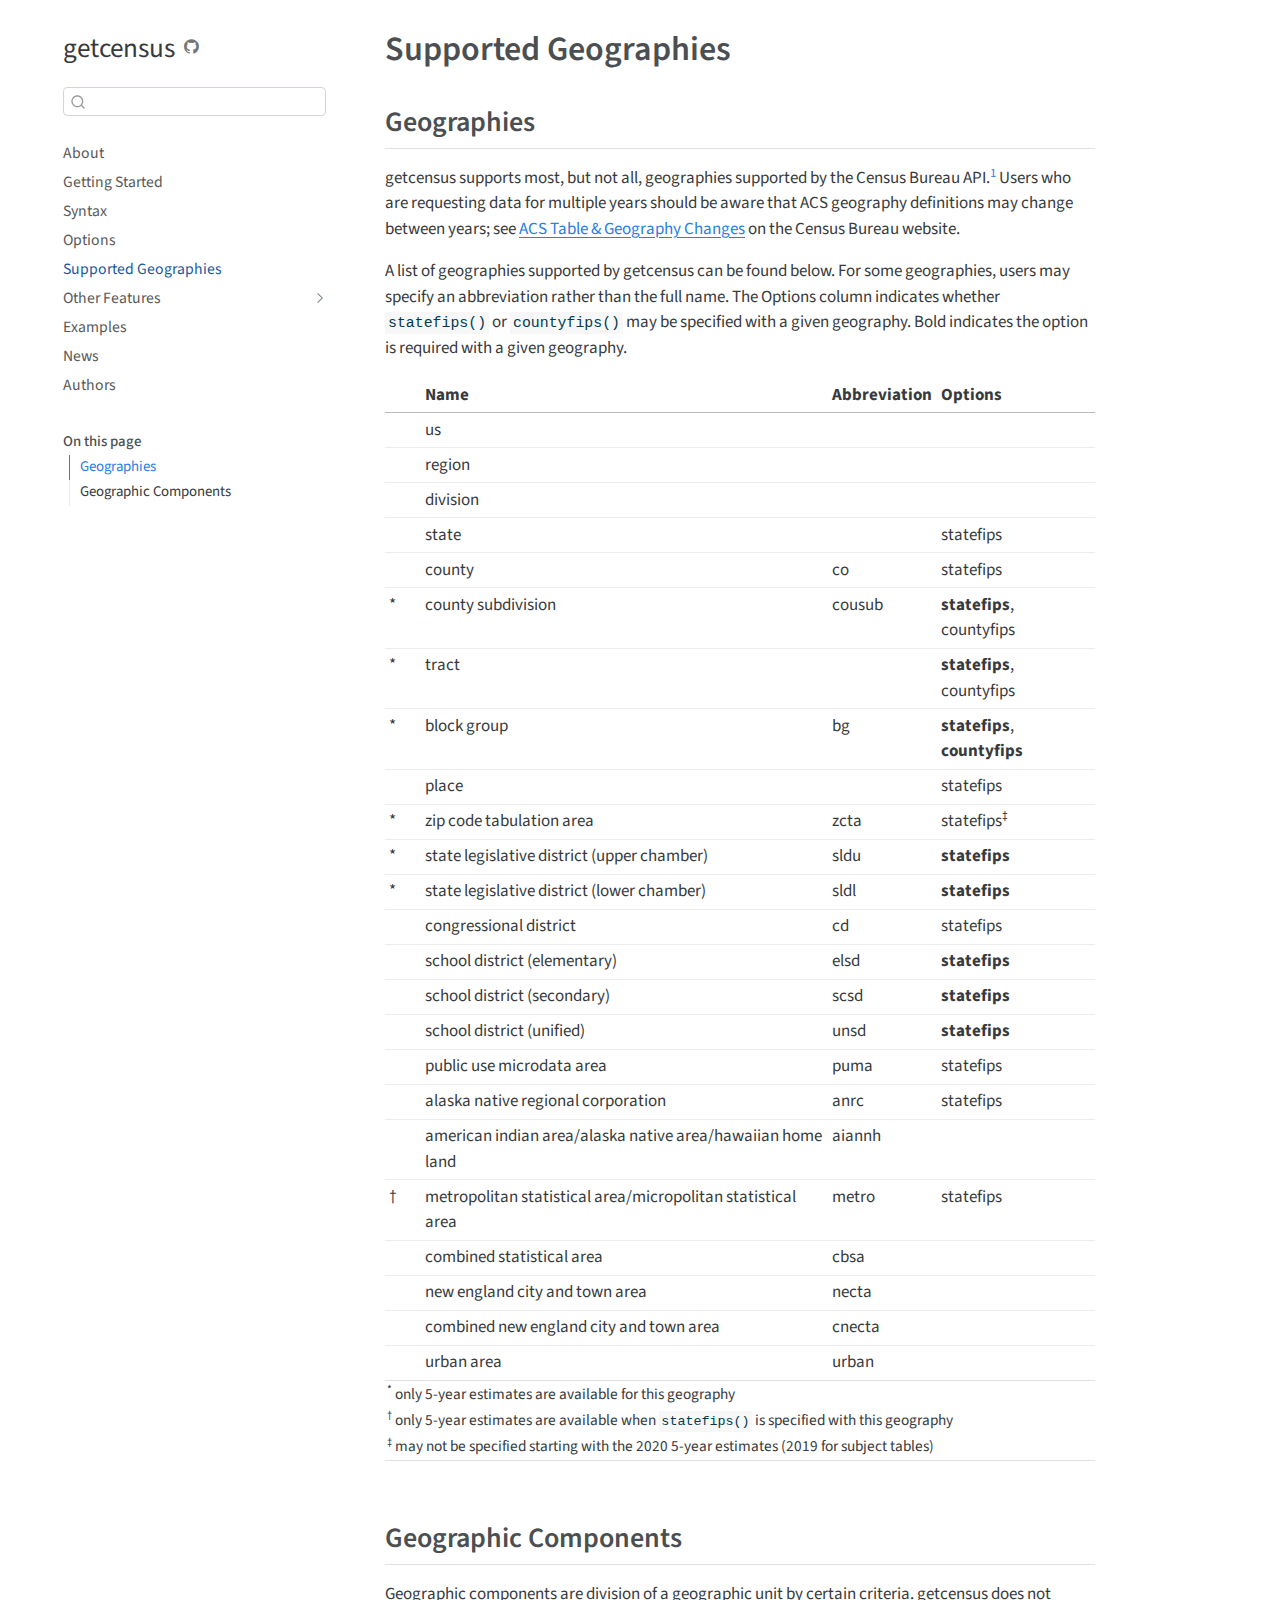
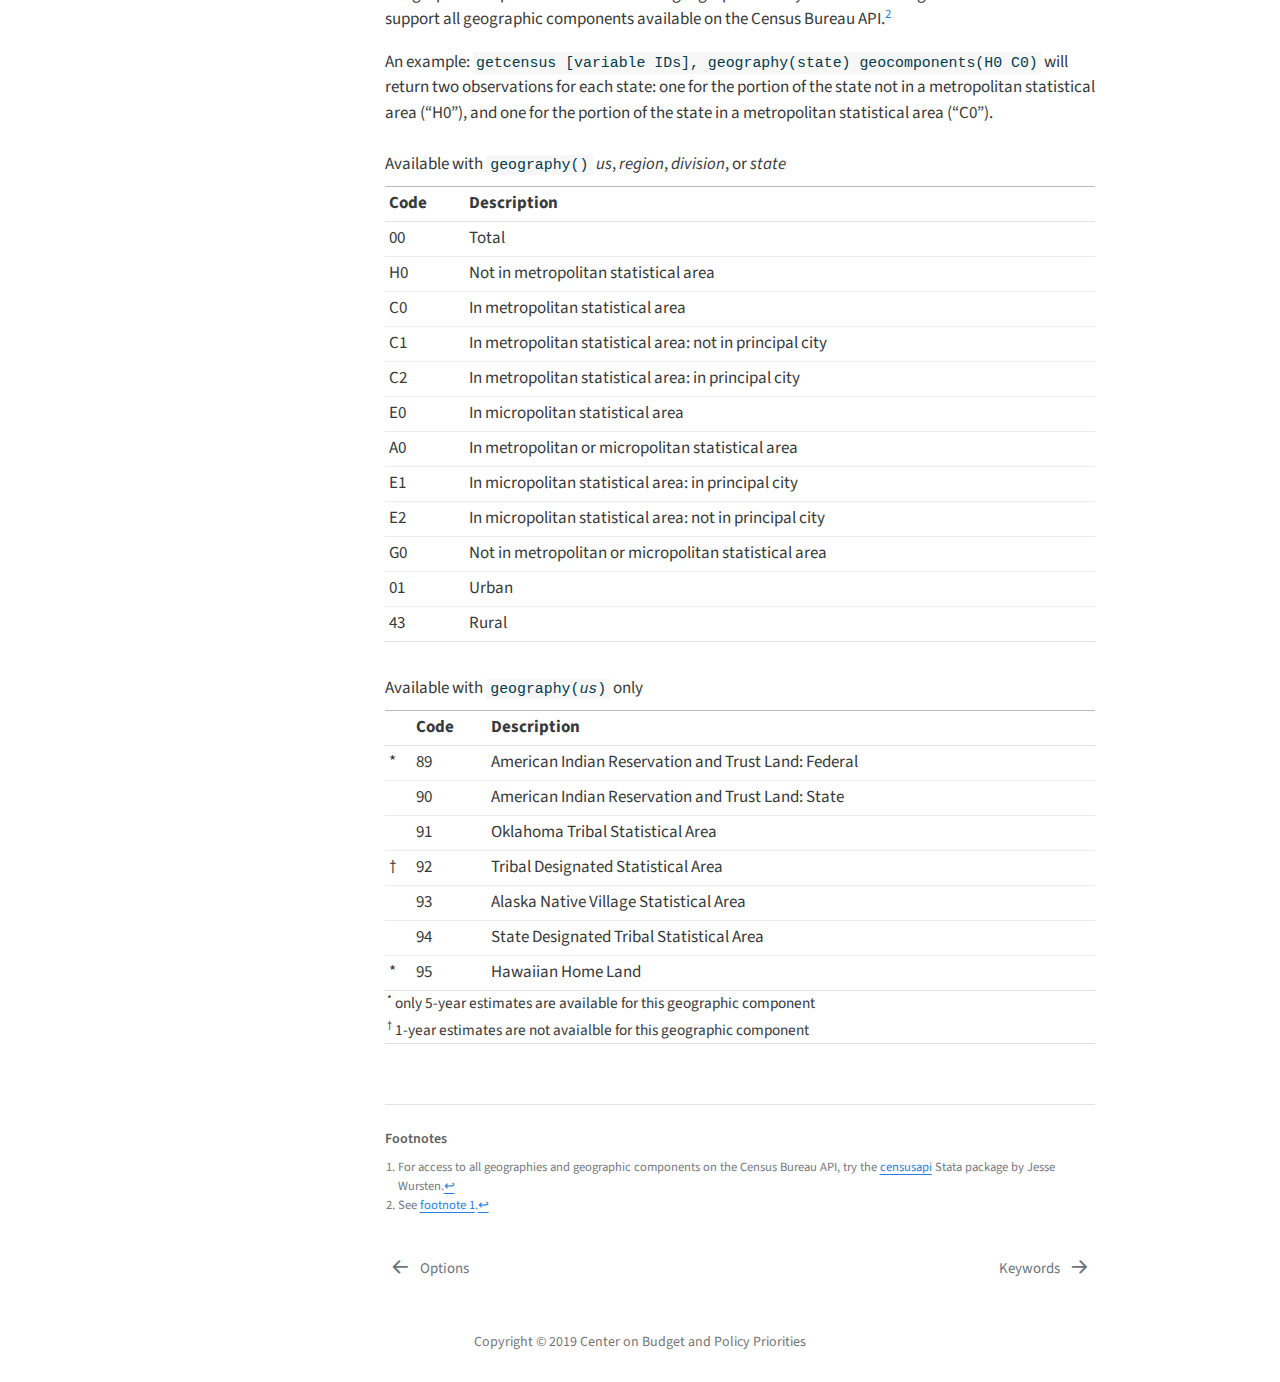
<file: geographies.html>
<!DOCTYPE html>
<html xmlns="http://www.w3.org/1999/xhtml" lang="en" xml:lang="en"><head>

<meta charset="utf-8">
<meta name="generator" content="quarto-1.4.358">

<meta name="viewport" content="width=device-width, initial-scale=1.0, user-scalable=yes">


<title>getcensus - Supported Geographies</title>
<style>
code{white-space: pre-wrap;}
span.smallcaps{font-variant: small-caps;}
div.columns{display: flex; gap: min(4vw, 1.5em);}
div.column{flex: auto; overflow-x: auto;}
div.hanging-indent{margin-left: 1.5em; text-indent: -1.5em;}
ul.task-list{list-style: none;}
ul.task-list li input[type="checkbox"] {
  width: 0.8em;
  margin: 0 0.8em 0.2em -1em; /* quarto-specific, see https://github.com/quarto-dev/quarto-cli/issues/4556 */ 
  vertical-align: middle;
}
</style>


<script src="site_libs/quarto-nav/quarto-nav.js"></script>
<script src="site_libs/quarto-nav/headroom.min.js"></script>
<script src="site_libs/clipboard/clipboard.min.js"></script>
<script src="site_libs/quarto-search/autocomplete.umd.js"></script>
<script src="site_libs/quarto-search/fuse.min.js"></script>
<script src="site_libs/quarto-search/quarto-search.js"></script>
<meta name="quarto:offset" content="./">
<link href="./keywords.html" rel="next">
<link href="./options.html" rel="prev">
<script src="site_libs/quarto-html/quarto.js"></script>
<script src="site_libs/quarto-html/popper.min.js"></script>
<script src="site_libs/quarto-html/tippy.umd.min.js"></script>
<script src="site_libs/quarto-html/anchor.min.js"></script>
<link href="site_libs/quarto-html/tippy.css" rel="stylesheet">
<link href="site_libs/quarto-html/quarto-syntax-highlighting.css" rel="stylesheet" id="quarto-text-highlighting-styles">
<script src="site_libs/bootstrap/bootstrap.min.js"></script>
<link href="site_libs/bootstrap/bootstrap-icons.css" rel="stylesheet">
<link href="site_libs/bootstrap/bootstrap.min.css" rel="stylesheet" id="quarto-bootstrap" data-mode="light">
<script id="quarto-search-options" type="application/json">{
  "location": "sidebar",
  "copy-button": false,
  "collapse-after": 3,
  "panel-placement": "start",
  "type": "textbox",
  "limit": 20,
  "keyboard-shortcut": [
    "f",
    "/",
    "s"
  ],
  "show-item-context": false,
  "language": {
    "search-no-results-text": "No results",
    "search-matching-documents-text": "matching documents",
    "search-copy-link-title": "Copy link to search",
    "search-hide-matches-text": "Hide additional matches",
    "search-more-match-text": "more match in this document",
    "search-more-matches-text": "more matches in this document",
    "search-clear-button-title": "Clear",
    "search-detached-cancel-button-title": "Cancel",
    "search-submit-button-title": "Submit",
    "search-label": "Search"
  }
}</script>
<script async="" src="https://www.googletagmanager.com/gtag/js?id=G-76S419M6JZ"></script>

<script type="text/javascript">

window.dataLayer = window.dataLayer || [];
function gtag(){dataLayer.push(arguments);}
gtag('js', new Date());
gtag('config', 'G-76S419M6JZ', { 'anonymize_ip': true});
</script>
<script src="site_libs/kePrint-0.0.1/kePrint.js"></script>
<link href="site_libs/lightable-0.0.1/lightable.css" rel="stylesheet">


</head>

<body class="nav-sidebar floating">

<div id="quarto-search-results"></div>
  <header id="quarto-header" class="headroom fixed-top">
  <nav class="quarto-secondary-nav">
    <div class="container-fluid d-flex">
      <button type="button" class="quarto-btn-toggle btn" data-bs-toggle="collapse" data-bs-target="#quarto-sidebar,#quarto-sidebar-glass" aria-controls="quarto-sidebar" aria-expanded="false" aria-label="Toggle sidebar navigation" onclick="if (window.quartoToggleHeadroom) { window.quartoToggleHeadroom(); }">
        <i class="bi bi-layout-text-sidebar-reverse"></i>
      </button>
        <a class="flex-grow-1 no-decor" role="button" data-bs-toggle="collapse" data-bs-target="#quarto-sidebar,#quarto-sidebar-glass" aria-controls="quarto-sidebar" aria-expanded="false" aria-label="Toggle sidebar navigation" onclick="if (window.quartoToggleHeadroom) { window.quartoToggleHeadroom(); }">      
          <h1 class="quarto-secondary-nav-title">Supported Geographies</h1>
        </a>     
      <button type="button" class="btn quarto-search-button" aria-label="" onclick="window.quartoOpenSearch();">
        <i class="bi bi-search"></i>
      </button>
    </div>
  </nav>
</header>
<!-- content -->
<div id="quarto-content" class="quarto-container page-columns page-rows-contents page-layout-article">
<!-- sidebar -->
  <nav id="quarto-sidebar" class="sidebar collapse collapse-horizontal sidebar-navigation floating overflow-auto">
    <div class="pt-lg-2 mt-2 text-left sidebar-header">
    <div class="sidebar-title mb-0 py-0">
      <a href="./">getcensus</a> 
        <div class="sidebar-tools-main">
    <a href="https://github.com/CenterOnBudget/getcensus/" title="GitHub" class="quarto-navigation-tool px-1" aria-label="GitHub"><i class="bi bi-github"></i></a>
</div>
    </div>
      </div>
        <div class="mt-2 flex-shrink-0 align-items-center">
        <div class="sidebar-search">
        <div id="quarto-search" class="" title="Search"></div>
        </div>
        </div>
    <div class="sidebar-menu-container"> 
    <ul class="list-unstyled mt-1">
        <li class="sidebar-item">
  <div class="sidebar-item-container"> 
  <a href="./index.html" class="sidebar-item-text sidebar-link">
 <span class="menu-text">About</span></a>
  </div>
</li>
        <li class="sidebar-item">
  <div class="sidebar-item-container"> 
  <a href="./getting-started.html" class="sidebar-item-text sidebar-link">
 <span class="menu-text">Getting Started</span></a>
  </div>
</li>
        <li class="sidebar-item">
  <div class="sidebar-item-container"> 
  <a href="./syntax.html" class="sidebar-item-text sidebar-link">
 <span class="menu-text">Syntax</span></a>
  </div>
</li>
        <li class="sidebar-item">
  <div class="sidebar-item-container"> 
  <a href="./options.html" class="sidebar-item-text sidebar-link">
 <span class="menu-text">Options</span></a>
  </div>
</li>
        <li class="sidebar-item">
  <div class="sidebar-item-container"> 
  <a href="./geographies.html" class="sidebar-item-text sidebar-link active">
 <span class="menu-text">Supported Geographies</span></a>
  </div>
</li>
        <li class="sidebar-item sidebar-item-section">
      <div class="sidebar-item-container"> 
            <a class="sidebar-item-text sidebar-link text-start collapsed" data-bs-toggle="collapse" data-bs-target="#quarto-sidebar-section-1" aria-expanded="false">
 <span class="menu-text">Other Features</span></a>
          <a class="sidebar-item-toggle text-start collapsed" data-bs-toggle="collapse" data-bs-target="#quarto-sidebar-section-1" aria-expanded="false" aria-label="Toggle section">
            <i class="bi bi-chevron-right ms-2"></i>
          </a> 
      </div>
      <ul id="quarto-sidebar-section-1" class="collapse list-unstyled sidebar-section depth1 ">  
          <li class="sidebar-item">
  <div class="sidebar-item-container"> 
  <a href="./keywords.html" class="sidebar-item-text sidebar-link">
 <span class="menu-text">Keywords</span></a>
  </div>
</li>
          <li class="sidebar-item">
  <div class="sidebar-item-container"> 
  <a href="./dialog-box.html" class="sidebar-item-text sidebar-link">
 <span class="menu-text">Dialog Box</span></a>
  </div>
</li>
      </ul>
  </li>
        <li class="sidebar-item">
  <div class="sidebar-item-container"> 
  <a href="./examples.html" class="sidebar-item-text sidebar-link">
 <span class="menu-text">Examples</span></a>
  </div>
</li>
        <li class="sidebar-item">
  <div class="sidebar-item-container"> 
  <a href="./news.html" class="sidebar-item-text sidebar-link">
 <span class="menu-text">News</span></a>
  </div>
</li>
        <li class="sidebar-item">
  <div class="sidebar-item-container"> 
  <a href="./authors.html" class="sidebar-item-text sidebar-link">
 <span class="menu-text">Authors</span></a>
  </div>
</li>
    </ul>
    </div>
    <nav id="TOC" role="doc-toc" class="toc-active">
    <h2 id="toc-title">On this page</h2>
   
  <ul>
  <li><a href="#geographies" id="toc-geographies" class="nav-link active" data-scroll-target="#geographies">Geographies</a></li>
  <li><a href="#geographic-components" id="toc-geographic-components" class="nav-link" data-scroll-target="#geographic-components">Geographic Components</a></li>
  </ul>
</nav>
</nav>
<div id="quarto-sidebar-glass" data-bs-toggle="collapse" data-bs-target="#quarto-sidebar,#quarto-sidebar-glass"></div>
<!-- margin-sidebar -->
    <div id="quarto-margin-sidebar" class="sidebar margin-sidebar">
    </div>
<!-- main -->
<main class="content" id="quarto-document-content">

<header id="title-block-header" class="quarto-title-block default">
<div class="quarto-title">
<h1 class="title d-none d-lg-block">Supported Geographies</h1>
</div>



<div class="quarto-title-meta">

    
  
    
  </div>
  


</header>

<section id="geographies" class="level2">
<h2 class="anchored" data-anchor-id="geographies">Geographies</h2>
<p>getcensus supports most, but not all, geographies supported by the Census Bureau API.<a href="#fn1" class="footnote-ref" id="fnref1" role="doc-noteref"><sup>1</sup></a> Users who are requesting data for multiple years should be aware that ACS geography definitions may change between years; see <a href="https://www.census.gov/programs-surveys/acs/technical-documentation/table-and-geography-changes.html">ACS Table &amp; Geography Changes</a> on the Census Bureau website.</p>
<p>A list of geographies supported by getcensus can be found below. For some geographies, users may specify an abbreviation rather than the full name. The Options column indicates whether <code>statefips()</code> or <code>countyfips()</code> may be specified with a given geography. Bold indicates the option is required with a given geography.</p>
<div class="cell">
<div class="cell-output-display">
<table data-quarto-disable-processing="true" class="table table-sm" style="NAborder-bottom: 0;">
 <thead>
  <tr>
   <th style="text-align:left;">   </th>
   <th style="text-align:left;"> Name </th>
   <th style="text-align:left;"> Abbreviation </th>
   <th style="text-align:left;"> Options </th>
  </tr>
 </thead>
<tbody>
  <tr>
   <td style="text-align:left;width: 5%; ">  </td>
   <td style="text-align:left;"> us </td>
   <td style="text-align:left;">  </td>
   <td style="text-align:left;">  </td>
  </tr>
  <tr>
   <td style="text-align:left;width: 5%; ">  </td>
   <td style="text-align:left;"> region </td>
   <td style="text-align:left;">  </td>
   <td style="text-align:left;">  </td>
  </tr>
  <tr>
   <td style="text-align:left;width: 5%; ">  </td>
   <td style="text-align:left;"> division </td>
   <td style="text-align:left;">  </td>
   <td style="text-align:left;">  </td>
  </tr>
  <tr>
   <td style="text-align:left;width: 5%; ">  </td>
   <td style="text-align:left;"> state </td>
   <td style="text-align:left;">  </td>
   <td style="text-align:left;"> statefips </td>
  </tr>
  <tr>
   <td style="text-align:left;width: 5%; ">  </td>
   <td style="text-align:left;"> county </td>
   <td style="text-align:left;"> co </td>
   <td style="text-align:left;"> statefips </td>
  </tr>
  <tr>
   <td style="text-align:left;width: 5%; "> * </td>
   <td style="text-align:left;"> county subdivision </td>
   <td style="text-align:left;"> cousub </td>
   <td style="text-align:left;"> <strong>statefips</strong>, countyfips </td>
  </tr>
  <tr>
   <td style="text-align:left;width: 5%; "> * </td>
   <td style="text-align:left;"> tract </td>
   <td style="text-align:left;">  </td>
   <td style="text-align:left;"> <strong>statefips</strong>, countyfips </td>
  </tr>
  <tr>
   <td style="text-align:left;width: 5%; "> * </td>
   <td style="text-align:left;"> block group </td>
   <td style="text-align:left;"> bg </td>
   <td style="text-align:left;"> <strong>statefips</strong>, <strong>countyfips</strong> </td>
  </tr>
  <tr>
   <td style="text-align:left;width: 5%; ">  </td>
   <td style="text-align:left;"> place </td>
   <td style="text-align:left;">  </td>
   <td style="text-align:left;"> statefips </td>
  </tr>
  <tr>
   <td style="text-align:left;width: 5%; "> * </td>
   <td style="text-align:left;"> zip code tabulation area </td>
   <td style="text-align:left;"> zcta </td>
   <td style="text-align:left;"> statefips<sup>‡</sup> </td>
  </tr>
  <tr>
   <td style="text-align:left;width: 5%; "> * </td>
   <td style="text-align:left;"> state legislative district (upper chamber) </td>
   <td style="text-align:left;"> sldu </td>
   <td style="text-align:left;"> <strong>statefips</strong> </td>
  </tr>
  <tr>
   <td style="text-align:left;width: 5%; "> * </td>
   <td style="text-align:left;"> state legislative district (lower chamber) </td>
   <td style="text-align:left;"> sldl </td>
   <td style="text-align:left;"> <strong>statefips</strong> </td>
  </tr>
  <tr>
   <td style="text-align:left;width: 5%; ">  </td>
   <td style="text-align:left;"> congressional district </td>
   <td style="text-align:left;"> cd </td>
   <td style="text-align:left;"> statefips </td>
  </tr>
  <tr>
   <td style="text-align:left;width: 5%; ">  </td>
   <td style="text-align:left;"> school district (elementary) </td>
   <td style="text-align:left;"> elsd </td>
   <td style="text-align:left;"> <strong>statefips</strong> </td>
  </tr>
  <tr>
   <td style="text-align:left;width: 5%; ">  </td>
   <td style="text-align:left;"> school district (secondary) </td>
   <td style="text-align:left;"> scsd </td>
   <td style="text-align:left;"> <strong>statefips</strong> </td>
  </tr>
  <tr>
   <td style="text-align:left;width: 5%; ">  </td>
   <td style="text-align:left;"> school district (unified) </td>
   <td style="text-align:left;"> unsd </td>
   <td style="text-align:left;"> <strong>statefips</strong> </td>
  </tr>
  <tr>
   <td style="text-align:left;width: 5%; ">  </td>
   <td style="text-align:left;"> public use microdata area </td>
   <td style="text-align:left;"> puma </td>
   <td style="text-align:left;"> statefips </td>
  </tr>
  <tr>
   <td style="text-align:left;width: 5%; ">  </td>
   <td style="text-align:left;"> alaska native regional corporation </td>
   <td style="text-align:left;"> anrc </td>
   <td style="text-align:left;"> statefips </td>
  </tr>
  <tr>
   <td style="text-align:left;width: 5%; ">  </td>
   <td style="text-align:left;"> american indian area/alaska native area/hawaiian home land </td>
   <td style="text-align:left;"> aiannh </td>
   <td style="text-align:left;">  </td>
  </tr>
  <tr>
   <td style="text-align:left;width: 5%; "> † </td>
   <td style="text-align:left;"> metropolitan statistical area/micropolitan statistical area </td>
   <td style="text-align:left;"> metro </td>
   <td style="text-align:left;"> statefips </td>
  </tr>
  <tr>
   <td style="text-align:left;width: 5%; ">  </td>
   <td style="text-align:left;"> combined statistical area </td>
   <td style="text-align:left;"> cbsa </td>
   <td style="text-align:left;">  </td>
  </tr>
  <tr>
   <td style="text-align:left;width: 5%; ">  </td>
   <td style="text-align:left;"> new england city and town area </td>
   <td style="text-align:left;"> necta </td>
   <td style="text-align:left;">  </td>
  </tr>
  <tr>
   <td style="text-align:left;width: 5%; ">  </td>
   <td style="text-align:left;"> combined new england city and town area </td>
   <td style="text-align:left;"> cnecta </td>
   <td style="text-align:left;">  </td>
  </tr>
  <tr>
   <td style="text-align:left;width: 5%; ">  </td>
   <td style="text-align:left;"> urban area </td>
   <td style="text-align:left;"> urban </td>
   <td style="text-align:left;">  </td>
  </tr>
</tbody>
<tfoot>
<tr><td style="padding: 0; " colspan="100%">
<sup>*</sup> only 5-year estimates are available for this geography</td></tr>
<tr><td style="padding: 0; " colspan="100%">
<sup>†</sup> only 5-year estimates are available when <code>statefips()</code> is specified with this geography</td></tr>
<tr><td style="padding: 0; " colspan="100%">
<sup>‡</sup> may not be specified starting with the 2020 5-year estimates (2019 for subject tables)</td></tr>
</tfoot>
</table>

</div>
</div>
</section>
<section id="geographic-components" class="level2">
<h2 class="anchored" data-anchor-id="geographic-components">Geographic Components</h2>
<p>Geographic components are division of a geographic unit by certain criteria. getcensus does not support all geographic components available on the Census Bureau API.<a href="#fn2" class="footnote-ref" id="fnref2" role="doc-noteref"><sup>2</sup></a></p>
<p>An example: <code>getcensus [variable IDs], geography(state) geocomponents(H0 C0)</code> will return two observations for each state: one for the portion of the state not in a metropolitan statistical area (“H0”), and one for the portion of the state in a metropolitan statistical area (“C0”).</p>
<div class="cell">
<div class="cell-output-display">
<table data-quarto-disable-processing="true" class="table table-sm" style="width: 100%; ">
<caption>Available with <code>geography()</code> <em>us</em>, <em>region</em>, <em>division</em>, or <em>state</em></caption>
 <thead>
  <tr>
   <th style="text-align:left;"> Code </th>
   <th style="text-align:left;"> Description </th>
  </tr>
 </thead>
<tbody>
  <tr>
   <td style="text-align:left;"> 00 </td>
   <td style="text-align:left;"> Total </td>
  </tr>
  <tr>
   <td style="text-align:left;"> H0 </td>
   <td style="text-align:left;"> Not in metropolitan statistical area </td>
  </tr>
  <tr>
   <td style="text-align:left;"> C0 </td>
   <td style="text-align:left;"> In metropolitan statistical area </td>
  </tr>
  <tr>
   <td style="text-align:left;"> C1 </td>
   <td style="text-align:left;"> In metropolitan statistical area: not in principal city </td>
  </tr>
  <tr>
   <td style="text-align:left;"> C2 </td>
   <td style="text-align:left;"> In metropolitan statistical area: in principal city </td>
  </tr>
  <tr>
   <td style="text-align:left;"> E0 </td>
   <td style="text-align:left;"> In micropolitan statistical area </td>
  </tr>
  <tr>
   <td style="text-align:left;"> A0 </td>
   <td style="text-align:left;"> In metropolitan or micropolitan statistical area </td>
  </tr>
  <tr>
   <td style="text-align:left;"> E1 </td>
   <td style="text-align:left;"> In micropolitan statistical area: in principal city </td>
  </tr>
  <tr>
   <td style="text-align:left;"> E2 </td>
   <td style="text-align:left;"> In micropolitan statistical area: not in principal city </td>
  </tr>
  <tr>
   <td style="text-align:left;"> G0 </td>
   <td style="text-align:left;"> Not in metropolitan or micropolitan statistical area </td>
  </tr>
  <tr>
   <td style="text-align:left;"> 01 </td>
   <td style="text-align:left;"> Urban </td>
  </tr>
  <tr>
   <td style="text-align:left;"> 43 </td>
   <td style="text-align:left;"> Rural </td>
  </tr>
</tbody>
</table>

</div>
<div class="cell-output-display">
<table data-quarto-disable-processing="true" class="table table-sm" style="width: 100%; xxxborder-bottom: 0;">
<caption>Available with <code>geography(<em>us</em>)</code> only</caption>
 <thead>
  <tr>
   <th style="text-align:left;">   </th>
   <th style="text-align:left;"> Code </th>
   <th style="text-align:left;"> Description </th>
  </tr>
 </thead>
<tbody>
  <tr>
   <td style="text-align:left;"> * </td>
   <td style="text-align:left;"> 89 </td>
   <td style="text-align:left;"> American Indian Reservation and Trust Land: Federal </td>
  </tr>
  <tr>
   <td style="text-align:left;">  </td>
   <td style="text-align:left;"> 90 </td>
   <td style="text-align:left;"> American Indian Reservation and Trust Land: State </td>
  </tr>
  <tr>
   <td style="text-align:left;">  </td>
   <td style="text-align:left;"> 91 </td>
   <td style="text-align:left;"> Oklahoma Tribal Statistical Area </td>
  </tr>
  <tr>
   <td style="text-align:left;"> † </td>
   <td style="text-align:left;"> 92 </td>
   <td style="text-align:left;"> Tribal Designated Statistical Area </td>
  </tr>
  <tr>
   <td style="text-align:left;">  </td>
   <td style="text-align:left;"> 93 </td>
   <td style="text-align:left;"> Alaska Native Village Statistical Area </td>
  </tr>
  <tr>
   <td style="text-align:left;">  </td>
   <td style="text-align:left;"> 94 </td>
   <td style="text-align:left;"> State Designated Tribal Statistical Area </td>
  </tr>
  <tr>
   <td style="text-align:left;"> * </td>
   <td style="text-align:left;"> 95 </td>
   <td style="text-align:left;"> Hawaiian Home Land </td>
  </tr>
</tbody>
<tfoot>
<tr><td style="padding: 0; " colspan="100%">
<sup>*</sup> only 5-year estimates are available for this geographic component</td></tr>
<tr><td style="padding: 0; " colspan="100%">
<sup>†</sup> 1-year estimates are not avaialble for this geographic component</td></tr>
</tfoot>
</table>

</div>
</div>


</section>


<a onclick="window.scrollTo(0, 0); return false;" role="button" id="quarto-back-to-top"><i class="bi bi-arrow-up"></i> Back to top</a><div id="quarto-appendix" class="default"><aside id="footnotes" class="footnotes footnotes-end-of-document" role="doc-endnotes"><h2 class="anchored quarto-appendix-heading">Footnotes</h2>

<ol>
<li id="fn1"><p>For access to all geographies and geographic components on the Census Bureau API, try the <a href="https://ideas.repec.org/c/boc/bocode/s458618.html">censusapi</a> Stata package by Jesse Wursten.<a href="#fnref1" class="footnote-back" role="doc-backlink">↩︎</a></p></li>
<li id="fn2"><p>See <a href="#fn1">footnote 1</a>.<a href="#fnref2" class="footnote-back" role="doc-backlink">↩︎</a></p></li>
</ol>
</aside></div></main> <!-- /main -->
<script id="quarto-html-after-body" type="application/javascript">
window.document.addEventListener("DOMContentLoaded", function (event) {
  const toggleBodyColorMode = (bsSheetEl) => {
    const mode = bsSheetEl.getAttribute("data-mode");
    const bodyEl = window.document.querySelector("body");
    if (mode === "dark") {
      bodyEl.classList.add("quarto-dark");
      bodyEl.classList.remove("quarto-light");
    } else {
      bodyEl.classList.add("quarto-light");
      bodyEl.classList.remove("quarto-dark");
    }
  }
  const toggleBodyColorPrimary = () => {
    const bsSheetEl = window.document.querySelector("link#quarto-bootstrap");
    if (bsSheetEl) {
      toggleBodyColorMode(bsSheetEl);
    }
  }
  toggleBodyColorPrimary();  
  const icon = "";
  const anchorJS = new window.AnchorJS();
  anchorJS.options = {
    placement: 'right',
    icon: icon
  };
  anchorJS.add('.anchored');
  const isCodeAnnotation = (el) => {
    for (const clz of el.classList) {
      if (clz.startsWith('code-annotation-')) {                     
        return true;
      }
    }
    return false;
  }
  const clipboard = new window.ClipboardJS('.code-copy-button', {
    text: function(trigger) {
      const codeEl = trigger.previousElementSibling.cloneNode(true);
      for (const childEl of codeEl.children) {
        if (isCodeAnnotation(childEl)) {
          childEl.remove();
        }
      }
      return codeEl.innerText;
    }
  });
  clipboard.on('success', function(e) {
    // button target
    const button = e.trigger;
    // don't keep focus
    button.blur();
    // flash "checked"
    button.classList.add('code-copy-button-checked');
    var currentTitle = button.getAttribute("title");
    button.setAttribute("title", "Copied!");
    let tooltip;
    if (window.bootstrap) {
      button.setAttribute("data-bs-toggle", "tooltip");
      button.setAttribute("data-bs-placement", "left");
      button.setAttribute("data-bs-title", "Copied!");
      tooltip = new bootstrap.Tooltip(button, 
        { trigger: "manual", 
          customClass: "code-copy-button-tooltip",
          offset: [0, -8]});
      tooltip.show();    
    }
    setTimeout(function() {
      if (tooltip) {
        tooltip.hide();
        button.removeAttribute("data-bs-title");
        button.removeAttribute("data-bs-toggle");
        button.removeAttribute("data-bs-placement");
      }
      button.setAttribute("title", currentTitle);
      button.classList.remove('code-copy-button-checked');
    }, 1000);
    // clear code selection
    e.clearSelection();
  });
  function tippyHover(el, contentFn, onTriggerFn, onUntriggerFn) {
    const config = {
      allowHTML: true,
      maxWidth: 500,
      delay: 100,
      arrow: false,
      appendTo: function(el) {
          return el.parentElement;
      },
      interactive: true,
      interactiveBorder: 10,
      theme: 'quarto',
      placement: 'bottom-start',
    };
    if (contentFn) {
      config.content = contentFn;
    }
    if (onTriggerFn) {
      config.onTrigger = onTriggerFn;
    }
    if (onUntriggerFn) {
      config.onUntrigger = onUntriggerFn;
    }
    window.tippy(el, config); 
  }
  const noterefs = window.document.querySelectorAll('a[role="doc-noteref"]');
  for (var i=0; i<noterefs.length; i++) {
    const ref = noterefs[i];
    tippyHover(ref, function() {
      // use id or data attribute instead here
      let href = ref.getAttribute('data-footnote-href') || ref.getAttribute('href');
      try { href = new URL(href).hash; } catch {}
      const id = href.replace(/^#\/?/, "");
      const note = window.document.getElementById(id);
      return note.innerHTML;
    });
  }
  const xrefs = window.document.querySelectorAll('a.quarto-xref');
  const processXRef = (id, note) => {
    // Strip column container classes
    const stripColumnClz = (el) => {
      el.classList.remove("page-full", "page-columns");
      if (el.children) {
        for (const child of el.children) {
          stripColumnClz(child);
        }
      }
    }
    stripColumnClz(note)
    if (id.startsWith('sec-')) {
      // Special case sections, only their first couple elements
      const container = document.createElement("div");
      if (note.children && note.children.length > 2) {
        for (let i = 0; i < 2; i++) {
          container.appendChild(note.children[i].cloneNode(true));
        }
        return container.innerHTML
      } else {
        return note.innerHTML;
      }
    } else {
      // Remove any anchor links if they are present
      const anchorLink = note.querySelector('a.anchorjs-link');
      if (anchorLink) {
        anchorLink.remove();
      }
      return note.innerHTML;
    }
  }
  for (var i=0; i<xrefs.length; i++) {
    const xref = xrefs[i];
    tippyHover(xref, undefined, function(instance) {
      instance.disable();
      let url = xref.getAttribute('href');
      let hash = undefined; 
      if (url.startsWith('#')) {
        hash = url;
      } else {
        try { hash = new URL(url).hash; } catch {}
      }
      if (hash) {
        const id = hash.replace(/^#\/?/, "");
        const note = window.document.getElementById(id);
        if (note !== null) {
          try {
            const html = processXRef(id, note.cloneNode(true));
            instance.setContent(html);
          } finally {
            instance.enable();
            instance.show();
          }
        } else {
          // See if we can fetch this
          fetch(url.split('#')[0])
          .then(res => res.text())
          .then(html => {
            const parser = new DOMParser();
            const htmlDoc = parser.parseFromString(html, "text/html");
            const note = htmlDoc.getElementById(id);
            if (note !== null) {
              const html = processXRef(id, note);
              instance.setContent(html);
            } 
          }).finally(() => {
            instance.enable();
            instance.show();
          });
        }
      }
    }, function(instance) {
    });
  }
      let selectedAnnoteEl;
      const selectorForAnnotation = ( cell, annotation) => {
        let cellAttr = 'data-code-cell="' + cell + '"';
        let lineAttr = 'data-code-annotation="' +  annotation + '"';
        const selector = 'span[' + cellAttr + '][' + lineAttr + ']';
        return selector;
      }
      const selectCodeLines = (annoteEl) => {
        const doc = window.document;
        const targetCell = annoteEl.getAttribute("data-target-cell");
        const targetAnnotation = annoteEl.getAttribute("data-target-annotation");
        const annoteSpan = window.document.querySelector(selectorForAnnotation(targetCell, targetAnnotation));
        const lines = annoteSpan.getAttribute("data-code-lines").split(",");
        const lineIds = lines.map((line) => {
          return targetCell + "-" + line;
        })
        let top = null;
        let height = null;
        let parent = null;
        if (lineIds.length > 0) {
            //compute the position of the single el (top and bottom and make a div)
            const el = window.document.getElementById(lineIds[0]);
            top = el.offsetTop;
            height = el.offsetHeight;
            parent = el.parentElement.parentElement;
          if (lineIds.length > 1) {
            const lastEl = window.document.getElementById(lineIds[lineIds.length - 1]);
            const bottom = lastEl.offsetTop + lastEl.offsetHeight;
            height = bottom - top;
          }
          if (top !== null && height !== null && parent !== null) {
            // cook up a div (if necessary) and position it 
            let div = window.document.getElementById("code-annotation-line-highlight");
            if (div === null) {
              div = window.document.createElement("div");
              div.setAttribute("id", "code-annotation-line-highlight");
              div.style.position = 'absolute';
              parent.appendChild(div);
            }
            div.style.top = top - 2 + "px";
            div.style.height = height + 4 + "px";
            div.style.left = 0;
            let gutterDiv = window.document.getElementById("code-annotation-line-highlight-gutter");
            if (gutterDiv === null) {
              gutterDiv = window.document.createElement("div");
              gutterDiv.setAttribute("id", "code-annotation-line-highlight-gutter");
              gutterDiv.style.position = 'absolute';
              const codeCell = window.document.getElementById(targetCell);
              const gutter = codeCell.querySelector('.code-annotation-gutter');
              gutter.appendChild(gutterDiv);
            }
            gutterDiv.style.top = top - 2 + "px";
            gutterDiv.style.height = height + 4 + "px";
          }
          selectedAnnoteEl = annoteEl;
        }
      };
      const unselectCodeLines = () => {
        const elementsIds = ["code-annotation-line-highlight", "code-annotation-line-highlight-gutter"];
        elementsIds.forEach((elId) => {
          const div = window.document.getElementById(elId);
          if (div) {
            div.remove();
          }
        });
        selectedAnnoteEl = undefined;
      };
        // Handle positioning of the toggle
    window.addEventListener(
      "resize",
      throttle(() => {
        console.log("RESIZE");
        elRect = undefined;
        if (selectedAnnoteEl) {
          selectCodeLines(selectedAnnoteEl);
        }
      }, 10)
    );
    function throttle(fn, ms) {
    let throttle = false;
    let timer;
      return (...args) => {
        if(!throttle) { // first call gets through
            fn.apply(this, args);
            throttle = true;
        } else { // all the others get throttled
            if(timer) clearTimeout(timer); // cancel #2
            timer = setTimeout(() => {
              fn.apply(this, args);
              timer = throttle = false;
            }, ms);
        }
      };
    }
      // Attach click handler to the DT
      const annoteDls = window.document.querySelectorAll('dt[data-target-cell]');
      for (const annoteDlNode of annoteDls) {
        annoteDlNode.addEventListener('click', (event) => {
          const clickedEl = event.target;
          if (clickedEl !== selectedAnnoteEl) {
            unselectCodeLines();
            const activeEl = window.document.querySelector('dt[data-target-cell].code-annotation-active');
            if (activeEl) {
              activeEl.classList.remove('code-annotation-active');
            }
            selectCodeLines(clickedEl);
            clickedEl.classList.add('code-annotation-active');
          } else {
            // Unselect the line
            unselectCodeLines();
            clickedEl.classList.remove('code-annotation-active');
          }
        });
      }
  const findCites = (el) => {
    const parentEl = el.parentElement;
    if (parentEl) {
      const cites = parentEl.dataset.cites;
      if (cites) {
        return {
          el,
          cites: cites.split(' ')
        };
      } else {
        return findCites(el.parentElement)
      }
    } else {
      return undefined;
    }
  };
  var bibliorefs = window.document.querySelectorAll('a[role="doc-biblioref"]');
  for (var i=0; i<bibliorefs.length; i++) {
    const ref = bibliorefs[i];
    const citeInfo = findCites(ref);
    if (citeInfo) {
      tippyHover(citeInfo.el, function() {
        var popup = window.document.createElement('div');
        citeInfo.cites.forEach(function(cite) {
          var citeDiv = window.document.createElement('div');
          citeDiv.classList.add('hanging-indent');
          citeDiv.classList.add('csl-entry');
          var biblioDiv = window.document.getElementById('ref-' + cite);
          if (biblioDiv) {
            citeDiv.innerHTML = biblioDiv.innerHTML;
          }
          popup.appendChild(citeDiv);
        });
        return popup.innerHTML;
      });
    }
  }
});
</script>
<nav class="page-navigation">
  <div class="nav-page nav-page-previous">
      <a href="./options.html" class="pagination-link">
        <i class="bi bi-arrow-left-short"></i> <span class="nav-page-text">Options</span>
      </a>          
  </div>
  <div class="nav-page nav-page-next">
      <a href="./keywords.html" class="pagination-link">
        <span class="nav-page-text">Keywords</span> <i class="bi bi-arrow-right-short"></i>
      </a>
  </div>
</nav>
</div> <!-- /content -->
<footer class="footer">
  <div class="nav-footer">
    <div class="nav-footer-left">
      &nbsp;
    </div>   
    <div class="nav-footer-center">
      <ul class="footer-items list-unstyled">
    <li class="nav-item">
    <a class="nav-link" href="https://github.com/CenterOnBudget/getcensus/blob/master/LICENSE">
<p>Copyright © 2019 Center on Budget and Policy Priorities</p>
</a>
  </li>  
</ul>
    </div>
    <div class="nav-footer-right">
      &nbsp;
    </div>
  </div>
</footer>




</body></html>
</file>
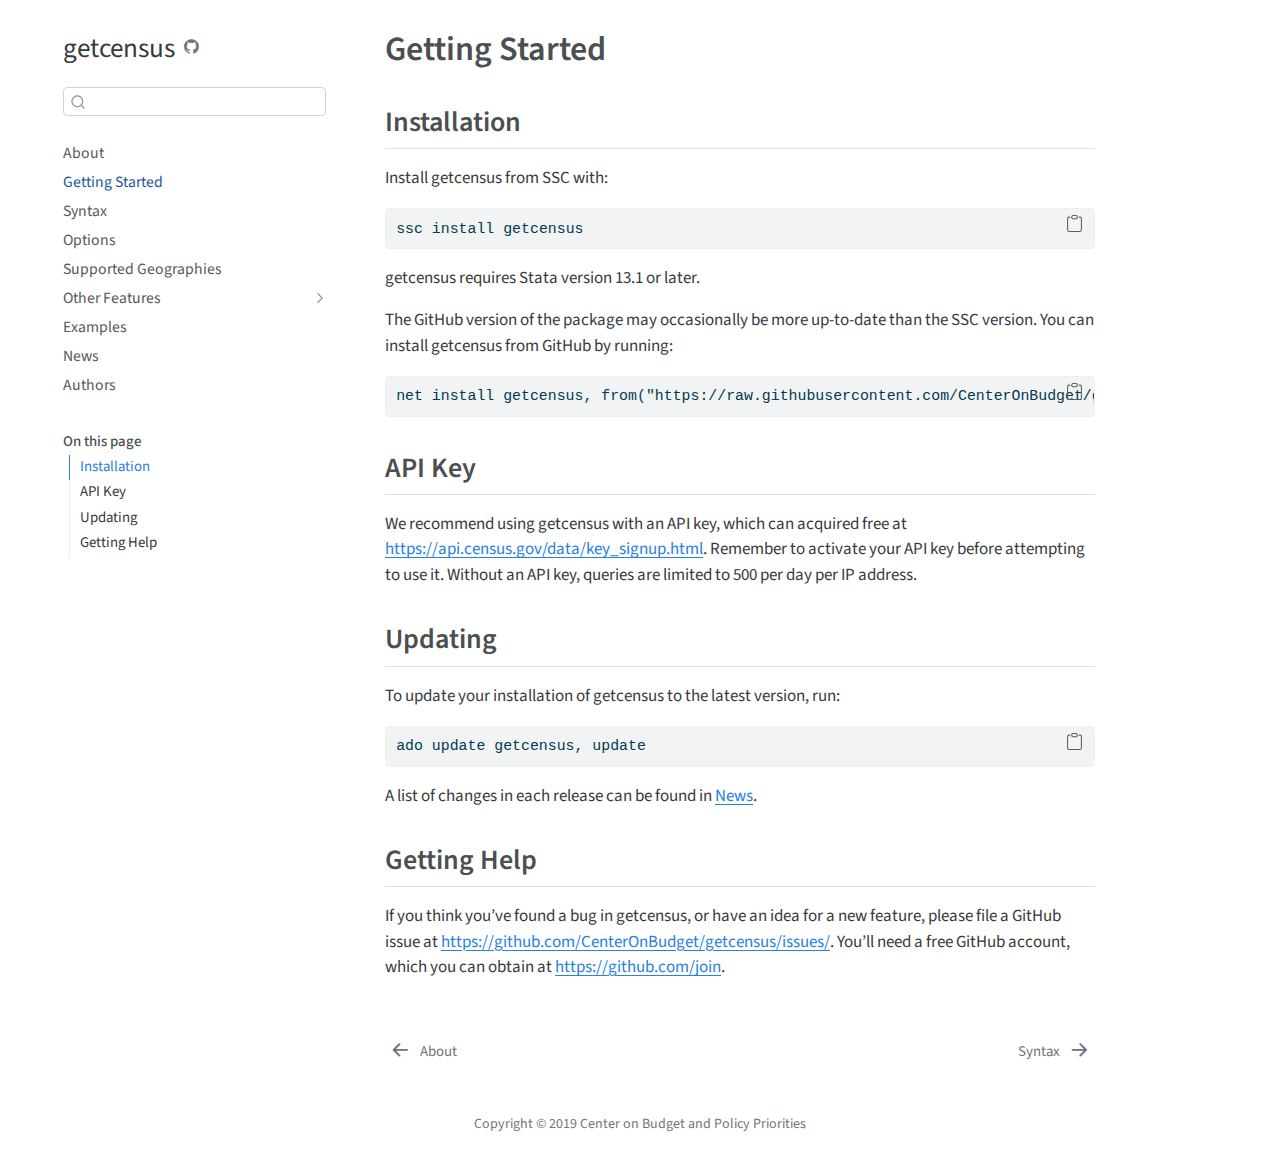
<file: getting-started.html>
<!DOCTYPE html>
<html xmlns="http://www.w3.org/1999/xhtml" lang="en" xml:lang="en"><head>

<meta charset="utf-8">
<meta name="generator" content="quarto-1.4.358">

<meta name="viewport" content="width=device-width, initial-scale=1.0, user-scalable=yes">


<title>getcensus - Getting Started</title>
<style>
code{white-space: pre-wrap;}
span.smallcaps{font-variant: small-caps;}
div.columns{display: flex; gap: min(4vw, 1.5em);}
div.column{flex: auto; overflow-x: auto;}
div.hanging-indent{margin-left: 1.5em; text-indent: -1.5em;}
ul.task-list{list-style: none;}
ul.task-list li input[type="checkbox"] {
  width: 0.8em;
  margin: 0 0.8em 0.2em -1em; /* quarto-specific, see https://github.com/quarto-dev/quarto-cli/issues/4556 */ 
  vertical-align: middle;
}
/* CSS for syntax highlighting */
pre > code.sourceCode { white-space: pre; position: relative; }
pre > code.sourceCode > span { line-height: 1.25; }
pre > code.sourceCode > span:empty { height: 1.2em; }
.sourceCode { overflow: visible; }
code.sourceCode > span { color: inherit; text-decoration: inherit; }
div.sourceCode { margin: 1em 0; }
pre.sourceCode { margin: 0; }
@media screen {
div.sourceCode { overflow: auto; }
}
@media print {
pre > code.sourceCode { white-space: pre-wrap; }
pre > code.sourceCode > span { text-indent: -5em; padding-left: 5em; }
}
pre.numberSource code
  { counter-reset: source-line 0; }
pre.numberSource code > span
  { position: relative; left: -4em; counter-increment: source-line; }
pre.numberSource code > span > a:first-child::before
  { content: counter(source-line);
    position: relative; left: -1em; text-align: right; vertical-align: baseline;
    border: none; display: inline-block;
    -webkit-touch-callout: none; -webkit-user-select: none;
    -khtml-user-select: none; -moz-user-select: none;
    -ms-user-select: none; user-select: none;
    padding: 0 4px; width: 4em;
  }
pre.numberSource { margin-left: 3em;  padding-left: 4px; }
div.sourceCode
  {   }
@media screen {
pre > code.sourceCode > span > a:first-child::before { text-decoration: underline; }
}
</style>


<script src="site_libs/quarto-nav/quarto-nav.js"></script>
<script src="site_libs/quarto-nav/headroom.min.js"></script>
<script src="site_libs/clipboard/clipboard.min.js"></script>
<script src="site_libs/quarto-search/autocomplete.umd.js"></script>
<script src="site_libs/quarto-search/fuse.min.js"></script>
<script src="site_libs/quarto-search/quarto-search.js"></script>
<meta name="quarto:offset" content="./">
<link href="./syntax.html" rel="next">
<link href="./index.html" rel="prev">
<script src="site_libs/quarto-html/quarto.js"></script>
<script src="site_libs/quarto-html/popper.min.js"></script>
<script src="site_libs/quarto-html/tippy.umd.min.js"></script>
<script src="site_libs/quarto-html/anchor.min.js"></script>
<link href="site_libs/quarto-html/tippy.css" rel="stylesheet">
<link href="site_libs/quarto-html/quarto-syntax-highlighting.css" rel="stylesheet" id="quarto-text-highlighting-styles">
<script src="site_libs/bootstrap/bootstrap.min.js"></script>
<link href="site_libs/bootstrap/bootstrap-icons.css" rel="stylesheet">
<link href="site_libs/bootstrap/bootstrap.min.css" rel="stylesheet" id="quarto-bootstrap" data-mode="light">
<script id="quarto-search-options" type="application/json">{
  "location": "sidebar",
  "copy-button": false,
  "collapse-after": 3,
  "panel-placement": "start",
  "type": "textbox",
  "limit": 20,
  "keyboard-shortcut": [
    "f",
    "/",
    "s"
  ],
  "show-item-context": false,
  "language": {
    "search-no-results-text": "No results",
    "search-matching-documents-text": "matching documents",
    "search-copy-link-title": "Copy link to search",
    "search-hide-matches-text": "Hide additional matches",
    "search-more-match-text": "more match in this document",
    "search-more-matches-text": "more matches in this document",
    "search-clear-button-title": "Clear",
    "search-detached-cancel-button-title": "Cancel",
    "search-submit-button-title": "Submit",
    "search-label": "Search"
  }
}</script>
<script async="" src="https://www.googletagmanager.com/gtag/js?id=G-76S419M6JZ"></script>

<script type="text/javascript">

window.dataLayer = window.dataLayer || [];
function gtag(){dataLayer.push(arguments);}
gtag('js', new Date());
gtag('config', 'G-76S419M6JZ', { 'anonymize_ip': true});
</script>


</head>

<body class="nav-sidebar floating">

<div id="quarto-search-results"></div>
  <header id="quarto-header" class="headroom fixed-top">
  <nav class="quarto-secondary-nav">
    <div class="container-fluid d-flex">
      <button type="button" class="quarto-btn-toggle btn" data-bs-toggle="collapse" data-bs-target="#quarto-sidebar,#quarto-sidebar-glass" aria-controls="quarto-sidebar" aria-expanded="false" aria-label="Toggle sidebar navigation" onclick="if (window.quartoToggleHeadroom) { window.quartoToggleHeadroom(); }">
        <i class="bi bi-layout-text-sidebar-reverse"></i>
      </button>
        <a class="flex-grow-1 no-decor" role="button" data-bs-toggle="collapse" data-bs-target="#quarto-sidebar,#quarto-sidebar-glass" aria-controls="quarto-sidebar" aria-expanded="false" aria-label="Toggle sidebar navigation" onclick="if (window.quartoToggleHeadroom) { window.quartoToggleHeadroom(); }">      
          <h1 class="quarto-secondary-nav-title">Getting Started</h1>
        </a>     
      <button type="button" class="btn quarto-search-button" aria-label="" onclick="window.quartoOpenSearch();">
        <i class="bi bi-search"></i>
      </button>
    </div>
  </nav>
</header>
<!-- content -->
<div id="quarto-content" class="quarto-container page-columns page-rows-contents page-layout-article">
<!-- sidebar -->
  <nav id="quarto-sidebar" class="sidebar collapse collapse-horizontal sidebar-navigation floating overflow-auto">
    <div class="pt-lg-2 mt-2 text-left sidebar-header">
    <div class="sidebar-title mb-0 py-0">
      <a href="./">getcensus</a> 
        <div class="sidebar-tools-main">
    <a href="https://github.com/CenterOnBudget/getcensus/" title="GitHub" class="quarto-navigation-tool px-1" aria-label="GitHub"><i class="bi bi-github"></i></a>
</div>
    </div>
      </div>
        <div class="mt-2 flex-shrink-0 align-items-center">
        <div class="sidebar-search">
        <div id="quarto-search" class="" title="Search"></div>
        </div>
        </div>
    <div class="sidebar-menu-container"> 
    <ul class="list-unstyled mt-1">
        <li class="sidebar-item">
  <div class="sidebar-item-container"> 
  <a href="./index.html" class="sidebar-item-text sidebar-link">
 <span class="menu-text">About</span></a>
  </div>
</li>
        <li class="sidebar-item">
  <div class="sidebar-item-container"> 
  <a href="./getting-started.html" class="sidebar-item-text sidebar-link active">
 <span class="menu-text">Getting Started</span></a>
  </div>
</li>
        <li class="sidebar-item">
  <div class="sidebar-item-container"> 
  <a href="./syntax.html" class="sidebar-item-text sidebar-link">
 <span class="menu-text">Syntax</span></a>
  </div>
</li>
        <li class="sidebar-item">
  <div class="sidebar-item-container"> 
  <a href="./options.html" class="sidebar-item-text sidebar-link">
 <span class="menu-text">Options</span></a>
  </div>
</li>
        <li class="sidebar-item">
  <div class="sidebar-item-container"> 
  <a href="./geographies.html" class="sidebar-item-text sidebar-link">
 <span class="menu-text">Supported Geographies</span></a>
  </div>
</li>
        <li class="sidebar-item sidebar-item-section">
      <div class="sidebar-item-container"> 
            <a class="sidebar-item-text sidebar-link text-start collapsed" data-bs-toggle="collapse" data-bs-target="#quarto-sidebar-section-1" aria-expanded="false">
 <span class="menu-text">Other Features</span></a>
          <a class="sidebar-item-toggle text-start collapsed" data-bs-toggle="collapse" data-bs-target="#quarto-sidebar-section-1" aria-expanded="false" aria-label="Toggle section">
            <i class="bi bi-chevron-right ms-2"></i>
          </a> 
      </div>
      <ul id="quarto-sidebar-section-1" class="collapse list-unstyled sidebar-section depth1 ">  
          <li class="sidebar-item">
  <div class="sidebar-item-container"> 
  <a href="./keywords.html" class="sidebar-item-text sidebar-link">
 <span class="menu-text">Keywords</span></a>
  </div>
</li>
          <li class="sidebar-item">
  <div class="sidebar-item-container"> 
  <a href="./dialog-box.html" class="sidebar-item-text sidebar-link">
 <span class="menu-text">Dialog Box</span></a>
  </div>
</li>
      </ul>
  </li>
        <li class="sidebar-item">
  <div class="sidebar-item-container"> 
  <a href="./examples.html" class="sidebar-item-text sidebar-link">
 <span class="menu-text">Examples</span></a>
  </div>
</li>
        <li class="sidebar-item">
  <div class="sidebar-item-container"> 
  <a href="./news.html" class="sidebar-item-text sidebar-link">
 <span class="menu-text">News</span></a>
  </div>
</li>
        <li class="sidebar-item">
  <div class="sidebar-item-container"> 
  <a href="./authors.html" class="sidebar-item-text sidebar-link">
 <span class="menu-text">Authors</span></a>
  </div>
</li>
    </ul>
    </div>
    <nav id="TOC" role="doc-toc" class="toc-active">
    <h2 id="toc-title">On this page</h2>
   
  <ul>
  <li><a href="#installation" id="toc-installation" class="nav-link active" data-scroll-target="#installation">Installation</a></li>
  <li><a href="#api-key" id="toc-api-key" class="nav-link" data-scroll-target="#api-key">API Key</a></li>
  <li><a href="#updating" id="toc-updating" class="nav-link" data-scroll-target="#updating">Updating</a></li>
  <li><a href="#getting-help" id="toc-getting-help" class="nav-link" data-scroll-target="#getting-help">Getting Help</a></li>
  </ul>
</nav>
</nav>
<div id="quarto-sidebar-glass" data-bs-toggle="collapse" data-bs-target="#quarto-sidebar,#quarto-sidebar-glass"></div>
<!-- margin-sidebar -->
    <div id="quarto-margin-sidebar" class="sidebar margin-sidebar">
    </div>
<!-- main -->
<main class="content" id="quarto-document-content">

<header id="title-block-header" class="quarto-title-block default">
<div class="quarto-title">
<h1 class="title d-none d-lg-block">Getting Started</h1>
</div>



<div class="quarto-title-meta">

    
  
    
  </div>
  


</header>

<section id="installation" class="level2">
<h2 class="anchored" data-anchor-id="installation">Installation</h2>
<p>Install getcensus from SSC with:</p>
<div class="sourceCode" id="cb1"><pre class="sourceCode stata code-with-copy"><code class="sourceCode stata"><span id="cb1-1"><a href="#cb1-1" aria-hidden="true" tabindex="-1"></a><span class="kw">ssc</span> install getcensus</span></code><button title="Copy to Clipboard" class="code-copy-button"><i class="bi"></i></button></pre></div>
<p>getcensus requires Stata version 13.1 or later.</p>
<p>The GitHub version of the package may occasionally be more up-to-date than the SSC version. You can install getcensus from GitHub by running:</p>
<div class="sourceCode" id="cb2"><pre class="sourceCode stata code-with-copy"><code class="sourceCode stata"><span id="cb2-1"><a href="#cb2-1" aria-hidden="true" tabindex="-1"></a>net install getcensus, from(<span class="st">"https://raw.githubusercontent.com/CenterOnBudget/getcensus/master/src"</span>) <span class="kw">replace</span></span></code><button title="Copy to Clipboard" class="code-copy-button"><i class="bi"></i></button></pre></div>
</section>
<section id="api-key" class="level2">
<h2 class="anchored" data-anchor-id="api-key">API Key</h2>
<p>We recommend using getcensus with an API key, which can acquired free at <a href="https://api.census.gov/data/key_signup.html" class="uri">https://api.census.gov/data/key_signup.html</a>. Remember to activate your API key before attempting to use it. Without an API key, queries are limited to 500 per day per IP address.</p>
</section>
<section id="updating" class="level2">
<h2 class="anchored" data-anchor-id="updating">Updating</h2>
<p>To update your installation of getcensus to the latest version, run:</p>
<div class="sourceCode" id="cb3"><pre class="sourceCode stata code-with-copy"><code class="sourceCode stata"><span id="cb3-1"><a href="#cb3-1" aria-hidden="true" tabindex="-1"></a>ado update getcensus, update</span></code><button title="Copy to Clipboard" class="code-copy-button"><i class="bi"></i></button></pre></div>
<p>A list of changes in each release can be found in <a href="./news.html">News</a>.</p>
</section>
<section id="getting-help" class="level2">
<h2 class="anchored" data-anchor-id="getting-help">Getting Help</h2>
<p>If you think you’ve found a bug in getcensus, or have an idea for a new feature, please file a GitHub issue at <a href="https://github.com/CenterOnBudget/getcensus/issues/" class="uri">https://github.com/CenterOnBudget/getcensus/issues/</a>. You’ll need a free GitHub account, which you can obtain at <a href="https://github.com/join" class="uri">https://github.com/join</a>.</p>


</section>

<a onclick="window.scrollTo(0, 0); return false;" role="button" id="quarto-back-to-top"><i class="bi bi-arrow-up"></i> Back to top</a></main> <!-- /main -->
<script id="quarto-html-after-body" type="application/javascript">
window.document.addEventListener("DOMContentLoaded", function (event) {
  const toggleBodyColorMode = (bsSheetEl) => {
    const mode = bsSheetEl.getAttribute("data-mode");
    const bodyEl = window.document.querySelector("body");
    if (mode === "dark") {
      bodyEl.classList.add("quarto-dark");
      bodyEl.classList.remove("quarto-light");
    } else {
      bodyEl.classList.add("quarto-light");
      bodyEl.classList.remove("quarto-dark");
    }
  }
  const toggleBodyColorPrimary = () => {
    const bsSheetEl = window.document.querySelector("link#quarto-bootstrap");
    if (bsSheetEl) {
      toggleBodyColorMode(bsSheetEl);
    }
  }
  toggleBodyColorPrimary();  
  const icon = "";
  const anchorJS = new window.AnchorJS();
  anchorJS.options = {
    placement: 'right',
    icon: icon
  };
  anchorJS.add('.anchored');
  const isCodeAnnotation = (el) => {
    for (const clz of el.classList) {
      if (clz.startsWith('code-annotation-')) {                     
        return true;
      }
    }
    return false;
  }
  const clipboard = new window.ClipboardJS('.code-copy-button', {
    text: function(trigger) {
      const codeEl = trigger.previousElementSibling.cloneNode(true);
      for (const childEl of codeEl.children) {
        if (isCodeAnnotation(childEl)) {
          childEl.remove();
        }
      }
      return codeEl.innerText;
    }
  });
  clipboard.on('success', function(e) {
    // button target
    const button = e.trigger;
    // don't keep focus
    button.blur();
    // flash "checked"
    button.classList.add('code-copy-button-checked');
    var currentTitle = button.getAttribute("title");
    button.setAttribute("title", "Copied!");
    let tooltip;
    if (window.bootstrap) {
      button.setAttribute("data-bs-toggle", "tooltip");
      button.setAttribute("data-bs-placement", "left");
      button.setAttribute("data-bs-title", "Copied!");
      tooltip = new bootstrap.Tooltip(button, 
        { trigger: "manual", 
          customClass: "code-copy-button-tooltip",
          offset: [0, -8]});
      tooltip.show();    
    }
    setTimeout(function() {
      if (tooltip) {
        tooltip.hide();
        button.removeAttribute("data-bs-title");
        button.removeAttribute("data-bs-toggle");
        button.removeAttribute("data-bs-placement");
      }
      button.setAttribute("title", currentTitle);
      button.classList.remove('code-copy-button-checked');
    }, 1000);
    // clear code selection
    e.clearSelection();
  });
  function tippyHover(el, contentFn, onTriggerFn, onUntriggerFn) {
    const config = {
      allowHTML: true,
      maxWidth: 500,
      delay: 100,
      arrow: false,
      appendTo: function(el) {
          return el.parentElement;
      },
      interactive: true,
      interactiveBorder: 10,
      theme: 'quarto',
      placement: 'bottom-start',
    };
    if (contentFn) {
      config.content = contentFn;
    }
    if (onTriggerFn) {
      config.onTrigger = onTriggerFn;
    }
    if (onUntriggerFn) {
      config.onUntrigger = onUntriggerFn;
    }
    window.tippy(el, config); 
  }
  const noterefs = window.document.querySelectorAll('a[role="doc-noteref"]');
  for (var i=0; i<noterefs.length; i++) {
    const ref = noterefs[i];
    tippyHover(ref, function() {
      // use id or data attribute instead here
      let href = ref.getAttribute('data-footnote-href') || ref.getAttribute('href');
      try { href = new URL(href).hash; } catch {}
      const id = href.replace(/^#\/?/, "");
      const note = window.document.getElementById(id);
      return note.innerHTML;
    });
  }
  const xrefs = window.document.querySelectorAll('a.quarto-xref');
  const processXRef = (id, note) => {
    // Strip column container classes
    const stripColumnClz = (el) => {
      el.classList.remove("page-full", "page-columns");
      if (el.children) {
        for (const child of el.children) {
          stripColumnClz(child);
        }
      }
    }
    stripColumnClz(note)
    if (id.startsWith('sec-')) {
      // Special case sections, only their first couple elements
      const container = document.createElement("div");
      if (note.children && note.children.length > 2) {
        for (let i = 0; i < 2; i++) {
          container.appendChild(note.children[i].cloneNode(true));
        }
        return container.innerHTML
      } else {
        return note.innerHTML;
      }
    } else {
      // Remove any anchor links if they are present
      const anchorLink = note.querySelector('a.anchorjs-link');
      if (anchorLink) {
        anchorLink.remove();
      }
      return note.innerHTML;
    }
  }
  for (var i=0; i<xrefs.length; i++) {
    const xref = xrefs[i];
    tippyHover(xref, undefined, function(instance) {
      instance.disable();
      let url = xref.getAttribute('href');
      let hash = undefined; 
      if (url.startsWith('#')) {
        hash = url;
      } else {
        try { hash = new URL(url).hash; } catch {}
      }
      if (hash) {
        const id = hash.replace(/^#\/?/, "");
        const note = window.document.getElementById(id);
        if (note !== null) {
          try {
            const html = processXRef(id, note.cloneNode(true));
            instance.setContent(html);
          } finally {
            instance.enable();
            instance.show();
          }
        } else {
          // See if we can fetch this
          fetch(url.split('#')[0])
          .then(res => res.text())
          .then(html => {
            const parser = new DOMParser();
            const htmlDoc = parser.parseFromString(html, "text/html");
            const note = htmlDoc.getElementById(id);
            if (note !== null) {
              const html = processXRef(id, note);
              instance.setContent(html);
            } 
          }).finally(() => {
            instance.enable();
            instance.show();
          });
        }
      }
    }, function(instance) {
    });
  }
      let selectedAnnoteEl;
      const selectorForAnnotation = ( cell, annotation) => {
        let cellAttr = 'data-code-cell="' + cell + '"';
        let lineAttr = 'data-code-annotation="' +  annotation + '"';
        const selector = 'span[' + cellAttr + '][' + lineAttr + ']';
        return selector;
      }
      const selectCodeLines = (annoteEl) => {
        const doc = window.document;
        const targetCell = annoteEl.getAttribute("data-target-cell");
        const targetAnnotation = annoteEl.getAttribute("data-target-annotation");
        const annoteSpan = window.document.querySelector(selectorForAnnotation(targetCell, targetAnnotation));
        const lines = annoteSpan.getAttribute("data-code-lines").split(",");
        const lineIds = lines.map((line) => {
          return targetCell + "-" + line;
        })
        let top = null;
        let height = null;
        let parent = null;
        if (lineIds.length > 0) {
            //compute the position of the single el (top and bottom and make a div)
            const el = window.document.getElementById(lineIds[0]);
            top = el.offsetTop;
            height = el.offsetHeight;
            parent = el.parentElement.parentElement;
          if (lineIds.length > 1) {
            const lastEl = window.document.getElementById(lineIds[lineIds.length - 1]);
            const bottom = lastEl.offsetTop + lastEl.offsetHeight;
            height = bottom - top;
          }
          if (top !== null && height !== null && parent !== null) {
            // cook up a div (if necessary) and position it 
            let div = window.document.getElementById("code-annotation-line-highlight");
            if (div === null) {
              div = window.document.createElement("div");
              div.setAttribute("id", "code-annotation-line-highlight");
              div.style.position = 'absolute';
              parent.appendChild(div);
            }
            div.style.top = top - 2 + "px";
            div.style.height = height + 4 + "px";
            div.style.left = 0;
            let gutterDiv = window.document.getElementById("code-annotation-line-highlight-gutter");
            if (gutterDiv === null) {
              gutterDiv = window.document.createElement("div");
              gutterDiv.setAttribute("id", "code-annotation-line-highlight-gutter");
              gutterDiv.style.position = 'absolute';
              const codeCell = window.document.getElementById(targetCell);
              const gutter = codeCell.querySelector('.code-annotation-gutter');
              gutter.appendChild(gutterDiv);
            }
            gutterDiv.style.top = top - 2 + "px";
            gutterDiv.style.height = height + 4 + "px";
          }
          selectedAnnoteEl = annoteEl;
        }
      };
      const unselectCodeLines = () => {
        const elementsIds = ["code-annotation-line-highlight", "code-annotation-line-highlight-gutter"];
        elementsIds.forEach((elId) => {
          const div = window.document.getElementById(elId);
          if (div) {
            div.remove();
          }
        });
        selectedAnnoteEl = undefined;
      };
        // Handle positioning of the toggle
    window.addEventListener(
      "resize",
      throttle(() => {
        console.log("RESIZE");
        elRect = undefined;
        if (selectedAnnoteEl) {
          selectCodeLines(selectedAnnoteEl);
        }
      }, 10)
    );
    function throttle(fn, ms) {
    let throttle = false;
    let timer;
      return (...args) => {
        if(!throttle) { // first call gets through
            fn.apply(this, args);
            throttle = true;
        } else { // all the others get throttled
            if(timer) clearTimeout(timer); // cancel #2
            timer = setTimeout(() => {
              fn.apply(this, args);
              timer = throttle = false;
            }, ms);
        }
      };
    }
      // Attach click handler to the DT
      const annoteDls = window.document.querySelectorAll('dt[data-target-cell]');
      for (const annoteDlNode of annoteDls) {
        annoteDlNode.addEventListener('click', (event) => {
          const clickedEl = event.target;
          if (clickedEl !== selectedAnnoteEl) {
            unselectCodeLines();
            const activeEl = window.document.querySelector('dt[data-target-cell].code-annotation-active');
            if (activeEl) {
              activeEl.classList.remove('code-annotation-active');
            }
            selectCodeLines(clickedEl);
            clickedEl.classList.add('code-annotation-active');
          } else {
            // Unselect the line
            unselectCodeLines();
            clickedEl.classList.remove('code-annotation-active');
          }
        });
      }
  const findCites = (el) => {
    const parentEl = el.parentElement;
    if (parentEl) {
      const cites = parentEl.dataset.cites;
      if (cites) {
        return {
          el,
          cites: cites.split(' ')
        };
      } else {
        return findCites(el.parentElement)
      }
    } else {
      return undefined;
    }
  };
  var bibliorefs = window.document.querySelectorAll('a[role="doc-biblioref"]');
  for (var i=0; i<bibliorefs.length; i++) {
    const ref = bibliorefs[i];
    const citeInfo = findCites(ref);
    if (citeInfo) {
      tippyHover(citeInfo.el, function() {
        var popup = window.document.createElement('div');
        citeInfo.cites.forEach(function(cite) {
          var citeDiv = window.document.createElement('div');
          citeDiv.classList.add('hanging-indent');
          citeDiv.classList.add('csl-entry');
          var biblioDiv = window.document.getElementById('ref-' + cite);
          if (biblioDiv) {
            citeDiv.innerHTML = biblioDiv.innerHTML;
          }
          popup.appendChild(citeDiv);
        });
        return popup.innerHTML;
      });
    }
  }
});
</script>
<nav class="page-navigation">
  <div class="nav-page nav-page-previous">
      <a href="./index.html" class="pagination-link">
        <i class="bi bi-arrow-left-short"></i> <span class="nav-page-text">About</span>
      </a>          
  </div>
  <div class="nav-page nav-page-next">
      <a href="./syntax.html" class="pagination-link">
        <span class="nav-page-text">Syntax</span> <i class="bi bi-arrow-right-short"></i>
      </a>
  </div>
</nav>
</div> <!-- /content -->
<footer class="footer">
  <div class="nav-footer">
    <div class="nav-footer-left">
      &nbsp;
    </div>   
    <div class="nav-footer-center">
      <ul class="footer-items list-unstyled">
    <li class="nav-item">
    <a class="nav-link" href="https://github.com/CenterOnBudget/getcensus/blob/master/LICENSE">
<p>Copyright © 2019 Center on Budget and Policy Priorities</p>
</a>
  </li>  
</ul>
    </div>
    <div class="nav-footer-right">
      &nbsp;
    </div>
  </div>
</footer>




</body></html>
</file>
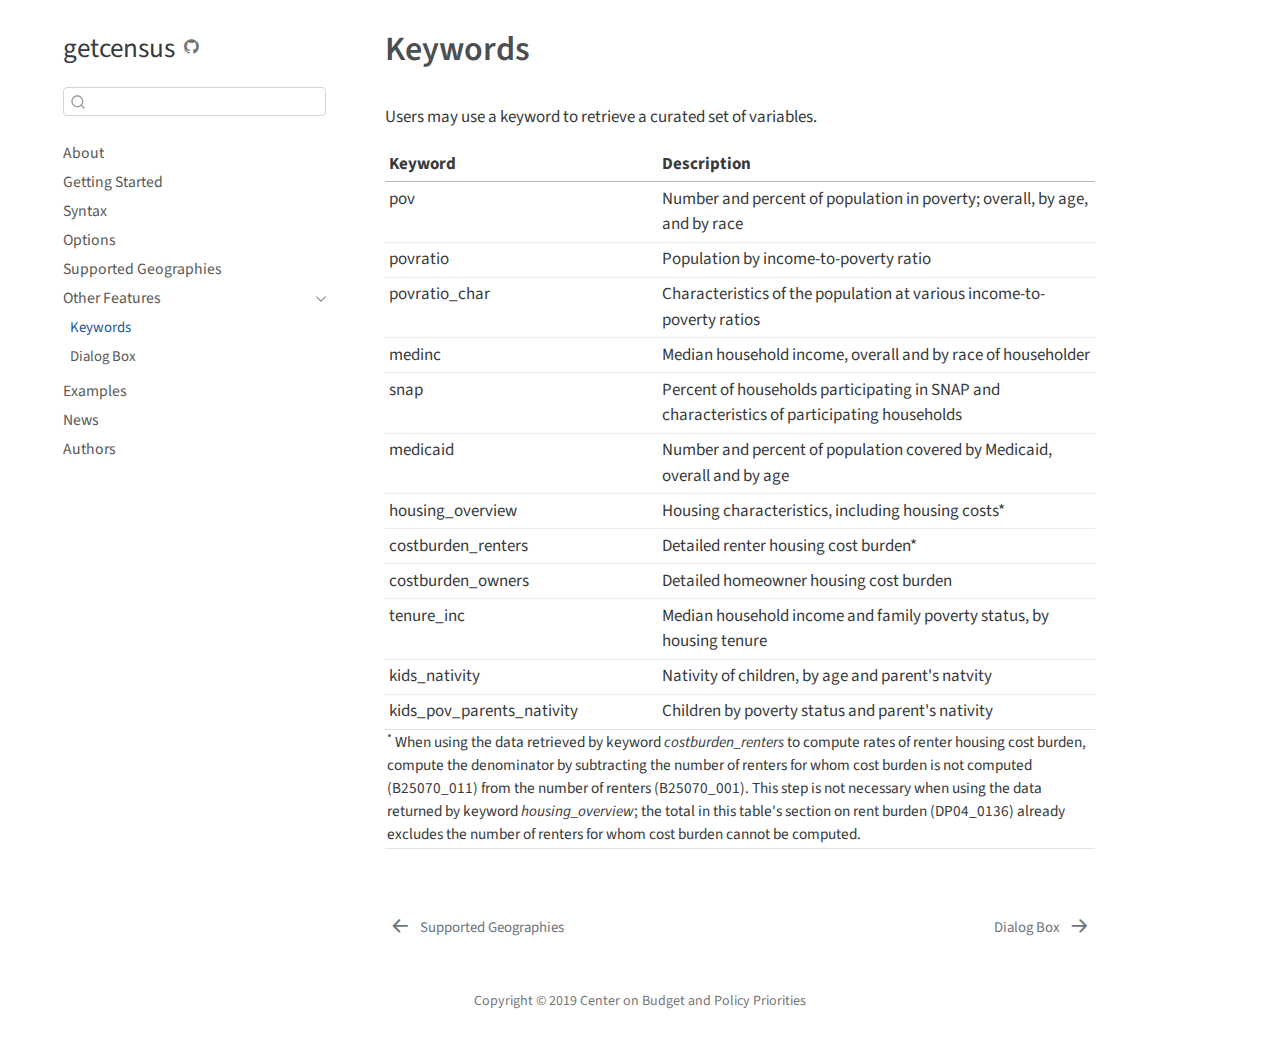
<file: keywords.html>
<!DOCTYPE html>
<html xmlns="http://www.w3.org/1999/xhtml" lang="en" xml:lang="en"><head>

<meta charset="utf-8">
<meta name="generator" content="quarto-1.4.358">

<meta name="viewport" content="width=device-width, initial-scale=1.0, user-scalable=yes">


<title>getcensus - Keywords</title>
<style>
code{white-space: pre-wrap;}
span.smallcaps{font-variant: small-caps;}
div.columns{display: flex; gap: min(4vw, 1.5em);}
div.column{flex: auto; overflow-x: auto;}
div.hanging-indent{margin-left: 1.5em; text-indent: -1.5em;}
ul.task-list{list-style: none;}
ul.task-list li input[type="checkbox"] {
  width: 0.8em;
  margin: 0 0.8em 0.2em -1em; /* quarto-specific, see https://github.com/quarto-dev/quarto-cli/issues/4556 */ 
  vertical-align: middle;
}
</style>


<script src="site_libs/quarto-nav/quarto-nav.js"></script>
<script src="site_libs/quarto-nav/headroom.min.js"></script>
<script src="site_libs/clipboard/clipboard.min.js"></script>
<script src="site_libs/quarto-search/autocomplete.umd.js"></script>
<script src="site_libs/quarto-search/fuse.min.js"></script>
<script src="site_libs/quarto-search/quarto-search.js"></script>
<meta name="quarto:offset" content="./">
<link href="./dialog-box.html" rel="next">
<link href="./geographies.html" rel="prev">
<script src="site_libs/quarto-html/quarto.js"></script>
<script src="site_libs/quarto-html/popper.min.js"></script>
<script src="site_libs/quarto-html/tippy.umd.min.js"></script>
<script src="site_libs/quarto-html/anchor.min.js"></script>
<link href="site_libs/quarto-html/tippy.css" rel="stylesheet">
<link href="site_libs/quarto-html/quarto-syntax-highlighting.css" rel="stylesheet" id="quarto-text-highlighting-styles">
<script src="site_libs/bootstrap/bootstrap.min.js"></script>
<link href="site_libs/bootstrap/bootstrap-icons.css" rel="stylesheet">
<link href="site_libs/bootstrap/bootstrap.min.css" rel="stylesheet" id="quarto-bootstrap" data-mode="light">
<script id="quarto-search-options" type="application/json">{
  "location": "sidebar",
  "copy-button": false,
  "collapse-after": 3,
  "panel-placement": "start",
  "type": "textbox",
  "limit": 20,
  "keyboard-shortcut": [
    "f",
    "/",
    "s"
  ],
  "show-item-context": false,
  "language": {
    "search-no-results-text": "No results",
    "search-matching-documents-text": "matching documents",
    "search-copy-link-title": "Copy link to search",
    "search-hide-matches-text": "Hide additional matches",
    "search-more-match-text": "more match in this document",
    "search-more-matches-text": "more matches in this document",
    "search-clear-button-title": "Clear",
    "search-detached-cancel-button-title": "Cancel",
    "search-submit-button-title": "Submit",
    "search-label": "Search"
  }
}</script>
<script async="" src="https://www.googletagmanager.com/gtag/js?id=G-76S419M6JZ"></script>

<script type="text/javascript">

window.dataLayer = window.dataLayer || [];
function gtag(){dataLayer.push(arguments);}
gtag('js', new Date());
gtag('config', 'G-76S419M6JZ', { 'anonymize_ip': true});
</script>
<script src="site_libs/kePrint-0.0.1/kePrint.js"></script>
<link href="site_libs/lightable-0.0.1/lightable.css" rel="stylesheet">


</head>

<body class="nav-sidebar floating">

<div id="quarto-search-results"></div>
  <header id="quarto-header" class="headroom fixed-top">
  <nav class="quarto-secondary-nav">
    <div class="container-fluid d-flex">
      <button type="button" class="quarto-btn-toggle btn" data-bs-toggle="collapse" data-bs-target="#quarto-sidebar,#quarto-sidebar-glass" aria-controls="quarto-sidebar" aria-expanded="false" aria-label="Toggle sidebar navigation" onclick="if (window.quartoToggleHeadroom) { window.quartoToggleHeadroom(); }">
        <i class="bi bi-layout-text-sidebar-reverse"></i>
      </button>
        <a class="flex-grow-1 no-decor" role="button" data-bs-toggle="collapse" data-bs-target="#quarto-sidebar,#quarto-sidebar-glass" aria-controls="quarto-sidebar" aria-expanded="false" aria-label="Toggle sidebar navigation" onclick="if (window.quartoToggleHeadroom) { window.quartoToggleHeadroom(); }">      
          <h1 class="quarto-secondary-nav-title">Keywords</h1>
        </a>     
      <button type="button" class="btn quarto-search-button" aria-label="" onclick="window.quartoOpenSearch();">
        <i class="bi bi-search"></i>
      </button>
    </div>
  </nav>
</header>
<!-- content -->
<div id="quarto-content" class="quarto-container page-columns page-rows-contents page-layout-article">
<!-- sidebar -->
  <nav id="quarto-sidebar" class="sidebar collapse collapse-horizontal sidebar-navigation floating overflow-auto">
    <div class="pt-lg-2 mt-2 text-left sidebar-header">
    <div class="sidebar-title mb-0 py-0">
      <a href="./">getcensus</a> 
        <div class="sidebar-tools-main">
    <a href="https://github.com/CenterOnBudget/getcensus/" title="GitHub" class="quarto-navigation-tool px-1" aria-label="GitHub"><i class="bi bi-github"></i></a>
</div>
    </div>
      </div>
        <div class="mt-2 flex-shrink-0 align-items-center">
        <div class="sidebar-search">
        <div id="quarto-search" class="" title="Search"></div>
        </div>
        </div>
    <div class="sidebar-menu-container"> 
    <ul class="list-unstyled mt-1">
        <li class="sidebar-item">
  <div class="sidebar-item-container"> 
  <a href="./index.html" class="sidebar-item-text sidebar-link">
 <span class="menu-text">About</span></a>
  </div>
</li>
        <li class="sidebar-item">
  <div class="sidebar-item-container"> 
  <a href="./getting-started.html" class="sidebar-item-text sidebar-link">
 <span class="menu-text">Getting Started</span></a>
  </div>
</li>
        <li class="sidebar-item">
  <div class="sidebar-item-container"> 
  <a href="./syntax.html" class="sidebar-item-text sidebar-link">
 <span class="menu-text">Syntax</span></a>
  </div>
</li>
        <li class="sidebar-item">
  <div class="sidebar-item-container"> 
  <a href="./options.html" class="sidebar-item-text sidebar-link">
 <span class="menu-text">Options</span></a>
  </div>
</li>
        <li class="sidebar-item">
  <div class="sidebar-item-container"> 
  <a href="./geographies.html" class="sidebar-item-text sidebar-link">
 <span class="menu-text">Supported Geographies</span></a>
  </div>
</li>
        <li class="sidebar-item sidebar-item-section">
      <div class="sidebar-item-container"> 
            <a class="sidebar-item-text sidebar-link text-start" data-bs-toggle="collapse" data-bs-target="#quarto-sidebar-section-1" aria-expanded="true">
 <span class="menu-text">Other Features</span></a>
          <a class="sidebar-item-toggle text-start" data-bs-toggle="collapse" data-bs-target="#quarto-sidebar-section-1" aria-expanded="true" aria-label="Toggle section">
            <i class="bi bi-chevron-right ms-2"></i>
          </a> 
      </div>
      <ul id="quarto-sidebar-section-1" class="collapse list-unstyled sidebar-section depth1 show">  
          <li class="sidebar-item">
  <div class="sidebar-item-container"> 
  <a href="./keywords.html" class="sidebar-item-text sidebar-link active">
 <span class="menu-text">Keywords</span></a>
  </div>
</li>
          <li class="sidebar-item">
  <div class="sidebar-item-container"> 
  <a href="./dialog-box.html" class="sidebar-item-text sidebar-link">
 <span class="menu-text">Dialog Box</span></a>
  </div>
</li>
      </ul>
  </li>
        <li class="sidebar-item">
  <div class="sidebar-item-container"> 
  <a href="./examples.html" class="sidebar-item-text sidebar-link">
 <span class="menu-text">Examples</span></a>
  </div>
</li>
        <li class="sidebar-item">
  <div class="sidebar-item-container"> 
  <a href="./news.html" class="sidebar-item-text sidebar-link">
 <span class="menu-text">News</span></a>
  </div>
</li>
        <li class="sidebar-item">
  <div class="sidebar-item-container"> 
  <a href="./authors.html" class="sidebar-item-text sidebar-link">
 <span class="menu-text">Authors</span></a>
  </div>
</li>
    </ul>
    </div>
    
</nav>
<div id="quarto-sidebar-glass" data-bs-toggle="collapse" data-bs-target="#quarto-sidebar,#quarto-sidebar-glass"></div>
<!-- margin-sidebar -->
    <div id="quarto-margin-sidebar" class="sidebar margin-sidebar">
    </div>
<!-- main -->
<main class="content" id="quarto-document-content">

<header id="title-block-header" class="quarto-title-block default">
<div class="quarto-title">
<h1 class="title d-none d-lg-block">Keywords</h1>
</div>



<div class="quarto-title-meta">

    
  
    
  </div>
  


</header>

<p>Users may use a keyword to retrieve a curated set of variables.</p>
<div class="cell">
<div class="cell-output-display">
<table data-quarto-disable-processing="true" class="table table-sm" style="NAborder-bottom: 0;">
 <thead>
  <tr>
   <th style="text-align:left;"> Keyword </th>
   <th style="text-align:left;"> Description </th>
  </tr>
 </thead>
<tbody>
  <tr>
   <td style="text-align:left;"> pov </td>
   <td style="text-align:left;"> Number and percent of population in poverty; overall, by age, and by race </td>
  </tr>
  <tr>
   <td style="text-align:left;"> povratio </td>
   <td style="text-align:left;"> Population by income-to-poverty ratio </td>
  </tr>
  <tr>
   <td style="text-align:left;"> povratio_char </td>
   <td style="text-align:left;"> Characteristics of the population at various income-to-poverty ratios </td>
  </tr>
  <tr>
   <td style="text-align:left;"> medinc </td>
   <td style="text-align:left;"> Median household income, overall and by race of householder </td>
  </tr>
  <tr>
   <td style="text-align:left;"> snap </td>
   <td style="text-align:left;"> Percent of households participating in SNAP and characteristics of participating households </td>
  </tr>
  <tr>
   <td style="text-align:left;"> medicaid </td>
   <td style="text-align:left;"> Number and percent of population covered by Medicaid, overall and by age </td>
  </tr>
  <tr>
   <td style="text-align:left;"> housing_overview </td>
   <td style="text-align:left;"> Housing characteristics, including housing costs* </td>
  </tr>
  <tr>
   <td style="text-align:left;"> costburden_renters </td>
   <td style="text-align:left;"> Detailed renter housing cost burden* </td>
  </tr>
  <tr>
   <td style="text-align:left;"> costburden_owners </td>
   <td style="text-align:left;"> Detailed homeowner housing cost burden </td>
  </tr>
  <tr>
   <td style="text-align:left;"> tenure_inc </td>
   <td style="text-align:left;"> Median household income and family poverty status, by housing tenure </td>
  </tr>
  <tr>
   <td style="text-align:left;"> kids_nativity </td>
   <td style="text-align:left;"> Nativity of children, by age and parent's natvity </td>
  </tr>
  <tr>
   <td style="text-align:left;"> kids_pov_parents_nativity </td>
   <td style="text-align:left;"> Children by poverty status and parent's nativity </td>
  </tr>
</tbody>
<tfoot><tr><td style="padding: 0; " colspan="100%">
<sup>*</sup> When using the data retrieved by keyword <em>costburden_renters</em> to compute rates of renter housing cost burden, compute the denominator by subtracting the number of renters for whom cost burden is not computed (B25070_011) from the number of renters (B25070_001). This step is not necessary when using the data returned by keyword <em>housing_overview</em>; the total in this table's section on rent burden (DP04_0136) already excludes the number of renters for whom cost burden cannot be computed.</td></tr></tfoot>
</table>

</div>
</div>



<a onclick="window.scrollTo(0, 0); return false;" role="button" id="quarto-back-to-top"><i class="bi bi-arrow-up"></i> Back to top</a></main> <!-- /main -->
<script id="quarto-html-after-body" type="application/javascript">
window.document.addEventListener("DOMContentLoaded", function (event) {
  const toggleBodyColorMode = (bsSheetEl) => {
    const mode = bsSheetEl.getAttribute("data-mode");
    const bodyEl = window.document.querySelector("body");
    if (mode === "dark") {
      bodyEl.classList.add("quarto-dark");
      bodyEl.classList.remove("quarto-light");
    } else {
      bodyEl.classList.add("quarto-light");
      bodyEl.classList.remove("quarto-dark");
    }
  }
  const toggleBodyColorPrimary = () => {
    const bsSheetEl = window.document.querySelector("link#quarto-bootstrap");
    if (bsSheetEl) {
      toggleBodyColorMode(bsSheetEl);
    }
  }
  toggleBodyColorPrimary();  
  const icon = "";
  const anchorJS = new window.AnchorJS();
  anchorJS.options = {
    placement: 'right',
    icon: icon
  };
  anchorJS.add('.anchored');
  const isCodeAnnotation = (el) => {
    for (const clz of el.classList) {
      if (clz.startsWith('code-annotation-')) {                     
        return true;
      }
    }
    return false;
  }
  const clipboard = new window.ClipboardJS('.code-copy-button', {
    text: function(trigger) {
      const codeEl = trigger.previousElementSibling.cloneNode(true);
      for (const childEl of codeEl.children) {
        if (isCodeAnnotation(childEl)) {
          childEl.remove();
        }
      }
      return codeEl.innerText;
    }
  });
  clipboard.on('success', function(e) {
    // button target
    const button = e.trigger;
    // don't keep focus
    button.blur();
    // flash "checked"
    button.classList.add('code-copy-button-checked');
    var currentTitle = button.getAttribute("title");
    button.setAttribute("title", "Copied!");
    let tooltip;
    if (window.bootstrap) {
      button.setAttribute("data-bs-toggle", "tooltip");
      button.setAttribute("data-bs-placement", "left");
      button.setAttribute("data-bs-title", "Copied!");
      tooltip = new bootstrap.Tooltip(button, 
        { trigger: "manual", 
          customClass: "code-copy-button-tooltip",
          offset: [0, -8]});
      tooltip.show();    
    }
    setTimeout(function() {
      if (tooltip) {
        tooltip.hide();
        button.removeAttribute("data-bs-title");
        button.removeAttribute("data-bs-toggle");
        button.removeAttribute("data-bs-placement");
      }
      button.setAttribute("title", currentTitle);
      button.classList.remove('code-copy-button-checked');
    }, 1000);
    // clear code selection
    e.clearSelection();
  });
  function tippyHover(el, contentFn, onTriggerFn, onUntriggerFn) {
    const config = {
      allowHTML: true,
      maxWidth: 500,
      delay: 100,
      arrow: false,
      appendTo: function(el) {
          return el.parentElement;
      },
      interactive: true,
      interactiveBorder: 10,
      theme: 'quarto',
      placement: 'bottom-start',
    };
    if (contentFn) {
      config.content = contentFn;
    }
    if (onTriggerFn) {
      config.onTrigger = onTriggerFn;
    }
    if (onUntriggerFn) {
      config.onUntrigger = onUntriggerFn;
    }
    window.tippy(el, config); 
  }
  const noterefs = window.document.querySelectorAll('a[role="doc-noteref"]');
  for (var i=0; i<noterefs.length; i++) {
    const ref = noterefs[i];
    tippyHover(ref, function() {
      // use id or data attribute instead here
      let href = ref.getAttribute('data-footnote-href') || ref.getAttribute('href');
      try { href = new URL(href).hash; } catch {}
      const id = href.replace(/^#\/?/, "");
      const note = window.document.getElementById(id);
      return note.innerHTML;
    });
  }
  const xrefs = window.document.querySelectorAll('a.quarto-xref');
  const processXRef = (id, note) => {
    // Strip column container classes
    const stripColumnClz = (el) => {
      el.classList.remove("page-full", "page-columns");
      if (el.children) {
        for (const child of el.children) {
          stripColumnClz(child);
        }
      }
    }
    stripColumnClz(note)
    if (id.startsWith('sec-')) {
      // Special case sections, only their first couple elements
      const container = document.createElement("div");
      if (note.children && note.children.length > 2) {
        for (let i = 0; i < 2; i++) {
          container.appendChild(note.children[i].cloneNode(true));
        }
        return container.innerHTML
      } else {
        return note.innerHTML;
      }
    } else {
      // Remove any anchor links if they are present
      const anchorLink = note.querySelector('a.anchorjs-link');
      if (anchorLink) {
        anchorLink.remove();
      }
      return note.innerHTML;
    }
  }
  for (var i=0; i<xrefs.length; i++) {
    const xref = xrefs[i];
    tippyHover(xref, undefined, function(instance) {
      instance.disable();
      let url = xref.getAttribute('href');
      let hash = undefined; 
      if (url.startsWith('#')) {
        hash = url;
      } else {
        try { hash = new URL(url).hash; } catch {}
      }
      if (hash) {
        const id = hash.replace(/^#\/?/, "");
        const note = window.document.getElementById(id);
        if (note !== null) {
          try {
            const html = processXRef(id, note.cloneNode(true));
            instance.setContent(html);
          } finally {
            instance.enable();
            instance.show();
          }
        } else {
          // See if we can fetch this
          fetch(url.split('#')[0])
          .then(res => res.text())
          .then(html => {
            const parser = new DOMParser();
            const htmlDoc = parser.parseFromString(html, "text/html");
            const note = htmlDoc.getElementById(id);
            if (note !== null) {
              const html = processXRef(id, note);
              instance.setContent(html);
            } 
          }).finally(() => {
            instance.enable();
            instance.show();
          });
        }
      }
    }, function(instance) {
    });
  }
      let selectedAnnoteEl;
      const selectorForAnnotation = ( cell, annotation) => {
        let cellAttr = 'data-code-cell="' + cell + '"';
        let lineAttr = 'data-code-annotation="' +  annotation + '"';
        const selector = 'span[' + cellAttr + '][' + lineAttr + ']';
        return selector;
      }
      const selectCodeLines = (annoteEl) => {
        const doc = window.document;
        const targetCell = annoteEl.getAttribute("data-target-cell");
        const targetAnnotation = annoteEl.getAttribute("data-target-annotation");
        const annoteSpan = window.document.querySelector(selectorForAnnotation(targetCell, targetAnnotation));
        const lines = annoteSpan.getAttribute("data-code-lines").split(",");
        const lineIds = lines.map((line) => {
          return targetCell + "-" + line;
        })
        let top = null;
        let height = null;
        let parent = null;
        if (lineIds.length > 0) {
            //compute the position of the single el (top and bottom and make a div)
            const el = window.document.getElementById(lineIds[0]);
            top = el.offsetTop;
            height = el.offsetHeight;
            parent = el.parentElement.parentElement;
          if (lineIds.length > 1) {
            const lastEl = window.document.getElementById(lineIds[lineIds.length - 1]);
            const bottom = lastEl.offsetTop + lastEl.offsetHeight;
            height = bottom - top;
          }
          if (top !== null && height !== null && parent !== null) {
            // cook up a div (if necessary) and position it 
            let div = window.document.getElementById("code-annotation-line-highlight");
            if (div === null) {
              div = window.document.createElement("div");
              div.setAttribute("id", "code-annotation-line-highlight");
              div.style.position = 'absolute';
              parent.appendChild(div);
            }
            div.style.top = top - 2 + "px";
            div.style.height = height + 4 + "px";
            div.style.left = 0;
            let gutterDiv = window.document.getElementById("code-annotation-line-highlight-gutter");
            if (gutterDiv === null) {
              gutterDiv = window.document.createElement("div");
              gutterDiv.setAttribute("id", "code-annotation-line-highlight-gutter");
              gutterDiv.style.position = 'absolute';
              const codeCell = window.document.getElementById(targetCell);
              const gutter = codeCell.querySelector('.code-annotation-gutter');
              gutter.appendChild(gutterDiv);
            }
            gutterDiv.style.top = top - 2 + "px";
            gutterDiv.style.height = height + 4 + "px";
          }
          selectedAnnoteEl = annoteEl;
        }
      };
      const unselectCodeLines = () => {
        const elementsIds = ["code-annotation-line-highlight", "code-annotation-line-highlight-gutter"];
        elementsIds.forEach((elId) => {
          const div = window.document.getElementById(elId);
          if (div) {
            div.remove();
          }
        });
        selectedAnnoteEl = undefined;
      };
        // Handle positioning of the toggle
    window.addEventListener(
      "resize",
      throttle(() => {
        console.log("RESIZE");
        elRect = undefined;
        if (selectedAnnoteEl) {
          selectCodeLines(selectedAnnoteEl);
        }
      }, 10)
    );
    function throttle(fn, ms) {
    let throttle = false;
    let timer;
      return (...args) => {
        if(!throttle) { // first call gets through
            fn.apply(this, args);
            throttle = true;
        } else { // all the others get throttled
            if(timer) clearTimeout(timer); // cancel #2
            timer = setTimeout(() => {
              fn.apply(this, args);
              timer = throttle = false;
            }, ms);
        }
      };
    }
      // Attach click handler to the DT
      const annoteDls = window.document.querySelectorAll('dt[data-target-cell]');
      for (const annoteDlNode of annoteDls) {
        annoteDlNode.addEventListener('click', (event) => {
          const clickedEl = event.target;
          if (clickedEl !== selectedAnnoteEl) {
            unselectCodeLines();
            const activeEl = window.document.querySelector('dt[data-target-cell].code-annotation-active');
            if (activeEl) {
              activeEl.classList.remove('code-annotation-active');
            }
            selectCodeLines(clickedEl);
            clickedEl.classList.add('code-annotation-active');
          } else {
            // Unselect the line
            unselectCodeLines();
            clickedEl.classList.remove('code-annotation-active');
          }
        });
      }
  const findCites = (el) => {
    const parentEl = el.parentElement;
    if (parentEl) {
      const cites = parentEl.dataset.cites;
      if (cites) {
        return {
          el,
          cites: cites.split(' ')
        };
      } else {
        return findCites(el.parentElement)
      }
    } else {
      return undefined;
    }
  };
  var bibliorefs = window.document.querySelectorAll('a[role="doc-biblioref"]');
  for (var i=0; i<bibliorefs.length; i++) {
    const ref = bibliorefs[i];
    const citeInfo = findCites(ref);
    if (citeInfo) {
      tippyHover(citeInfo.el, function() {
        var popup = window.document.createElement('div');
        citeInfo.cites.forEach(function(cite) {
          var citeDiv = window.document.createElement('div');
          citeDiv.classList.add('hanging-indent');
          citeDiv.classList.add('csl-entry');
          var biblioDiv = window.document.getElementById('ref-' + cite);
          if (biblioDiv) {
            citeDiv.innerHTML = biblioDiv.innerHTML;
          }
          popup.appendChild(citeDiv);
        });
        return popup.innerHTML;
      });
    }
  }
});
</script>
<nav class="page-navigation">
  <div class="nav-page nav-page-previous">
      <a href="./geographies.html" class="pagination-link">
        <i class="bi bi-arrow-left-short"></i> <span class="nav-page-text">Supported Geographies</span>
      </a>          
  </div>
  <div class="nav-page nav-page-next">
      <a href="./dialog-box.html" class="pagination-link">
        <span class="nav-page-text">Dialog Box</span> <i class="bi bi-arrow-right-short"></i>
      </a>
  </div>
</nav>
</div> <!-- /content -->
<footer class="footer">
  <div class="nav-footer">
    <div class="nav-footer-left">
      &nbsp;
    </div>   
    <div class="nav-footer-center">
      <ul class="footer-items list-unstyled">
    <li class="nav-item">
    <a class="nav-link" href="https://github.com/CenterOnBudget/getcensus/blob/master/LICENSE">
<p>Copyright © 2019 Center on Budget and Policy Priorities</p>
</a>
  </li>  
</ul>
    </div>
    <div class="nav-footer-right">
      &nbsp;
    </div>
  </div>
</footer>




</body></html>
</file>
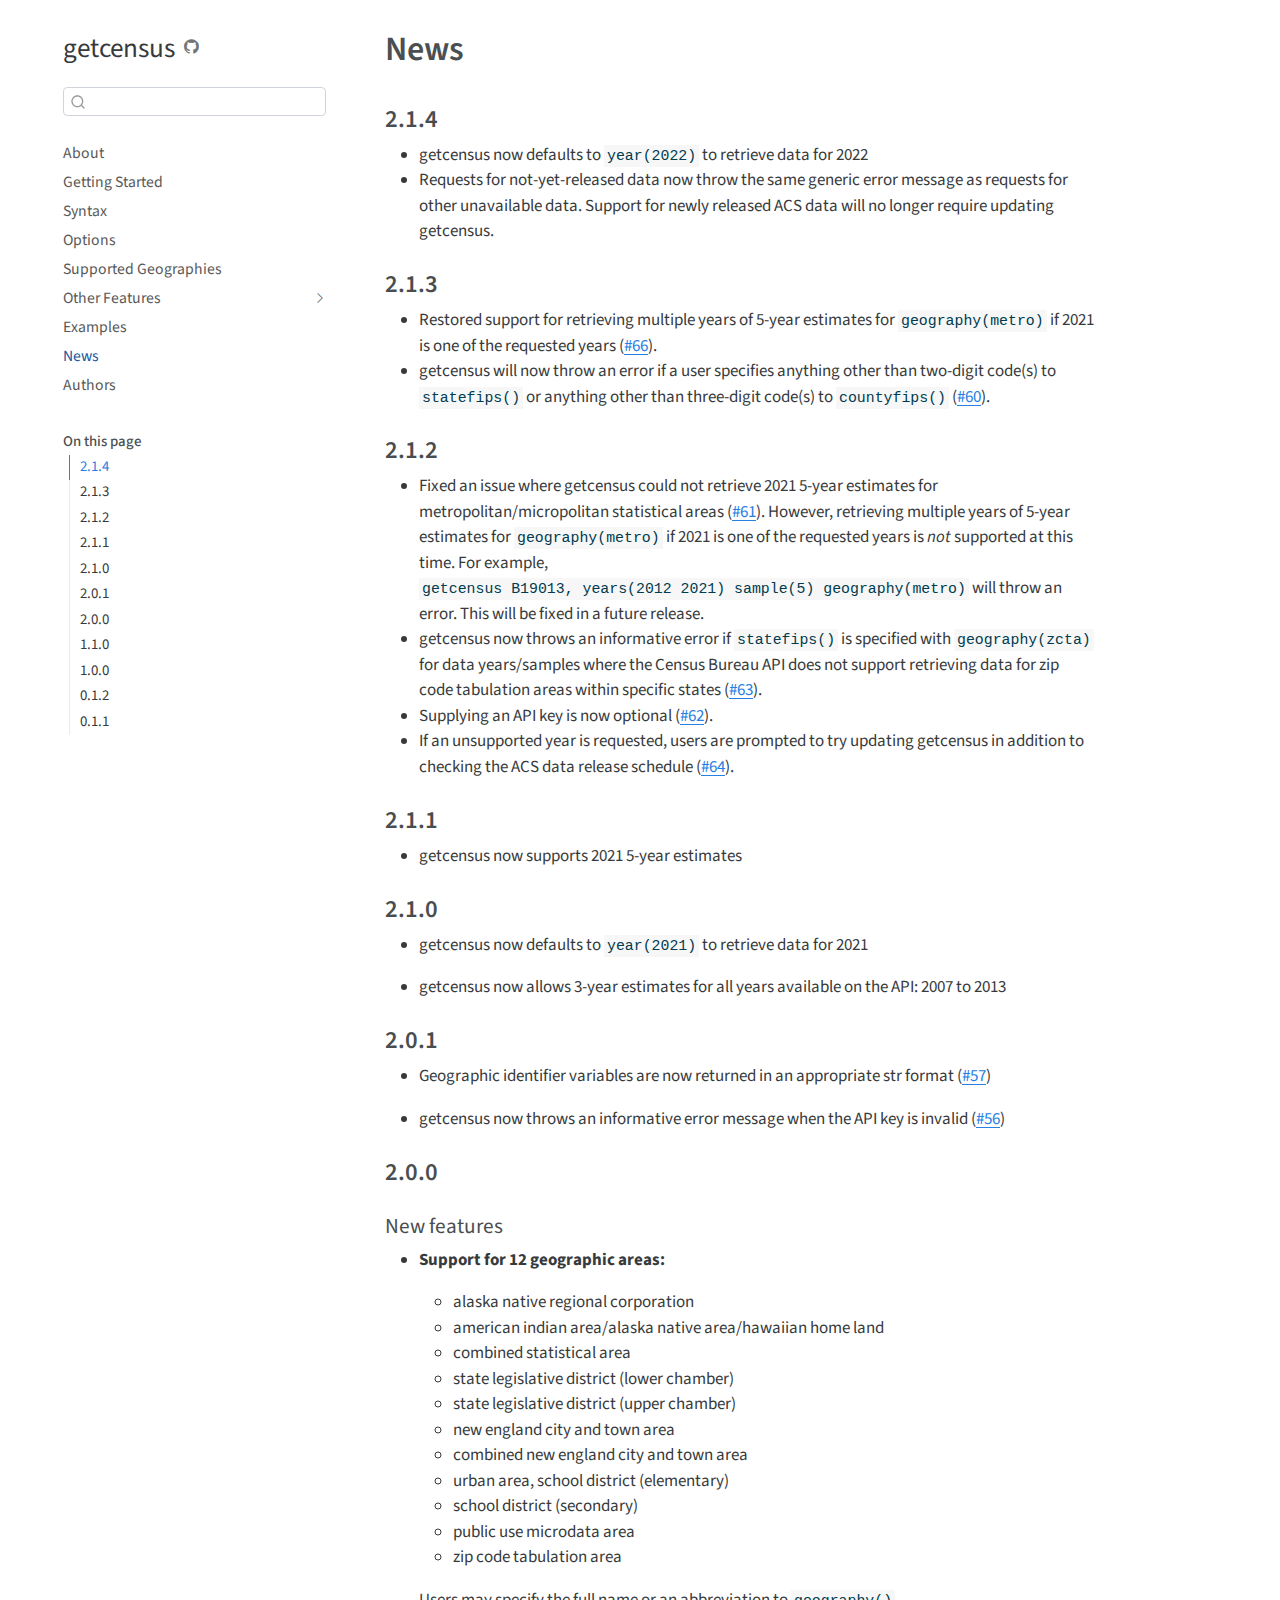
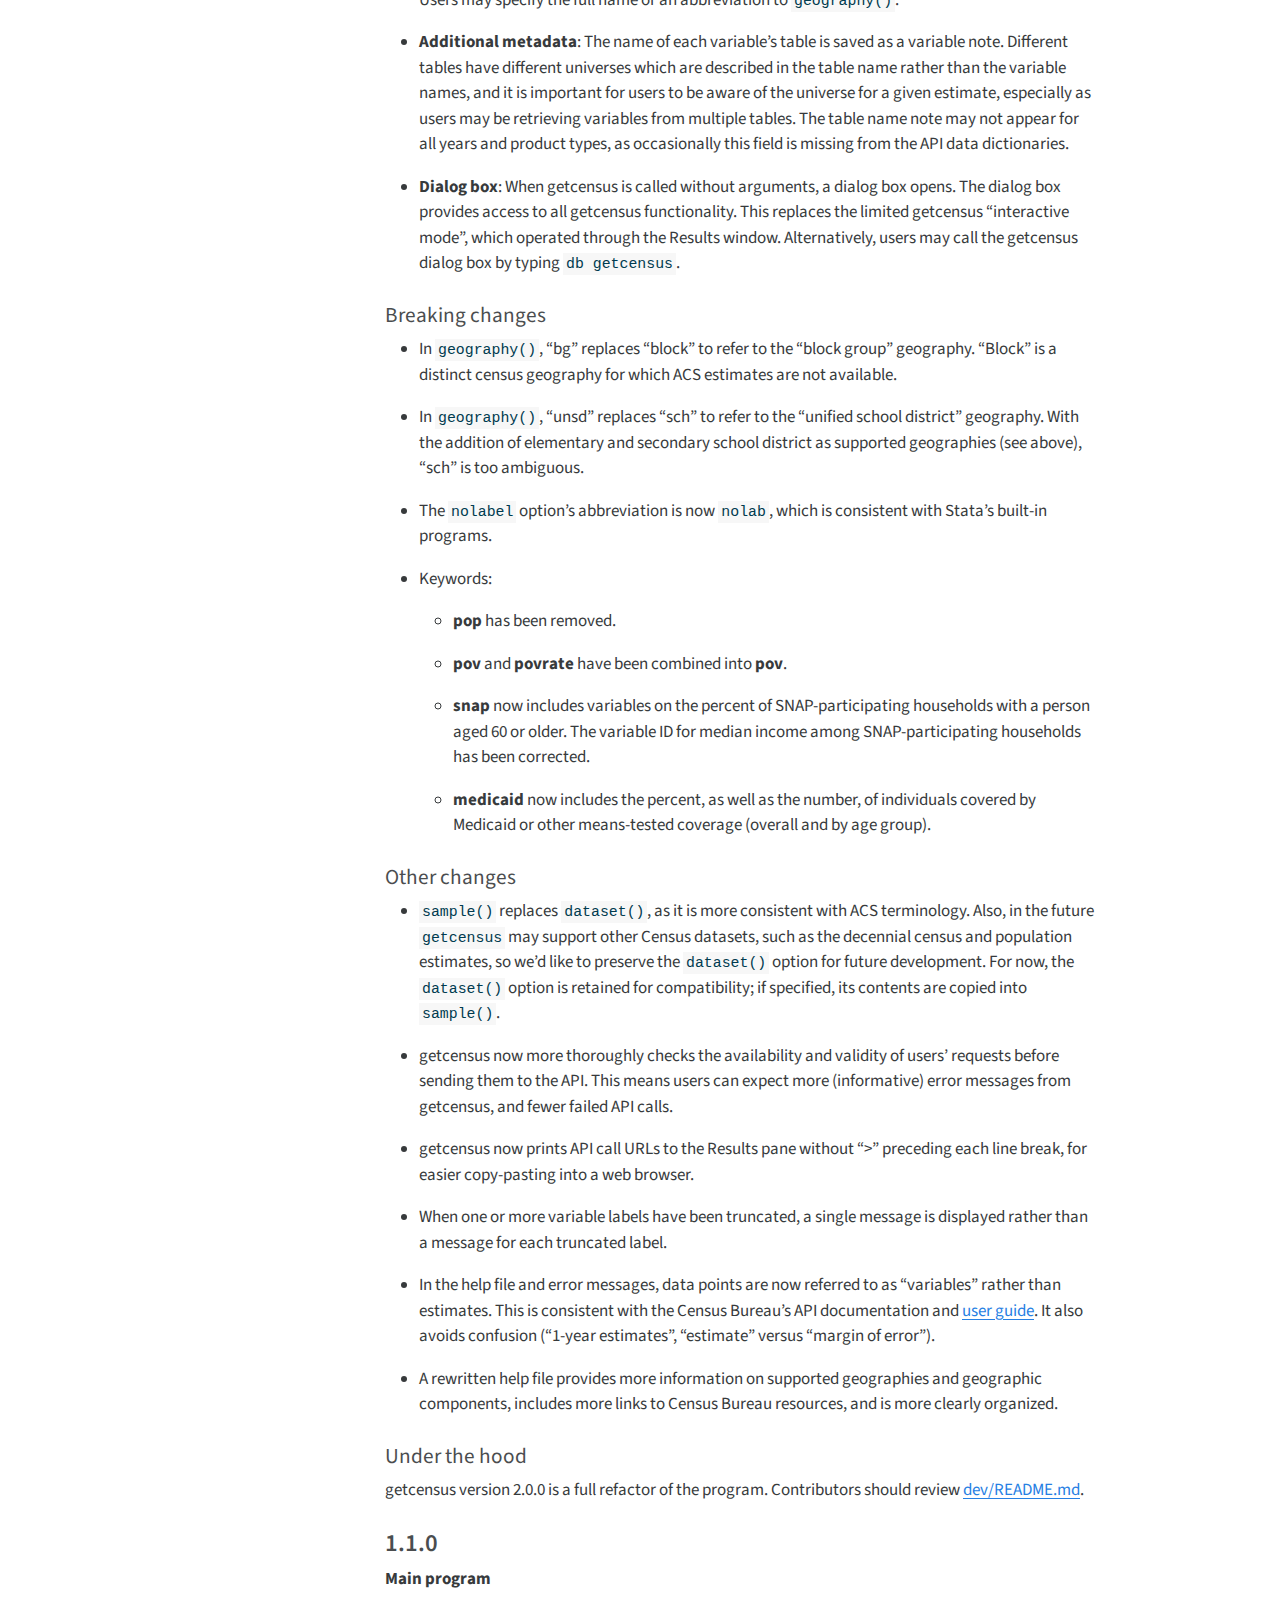
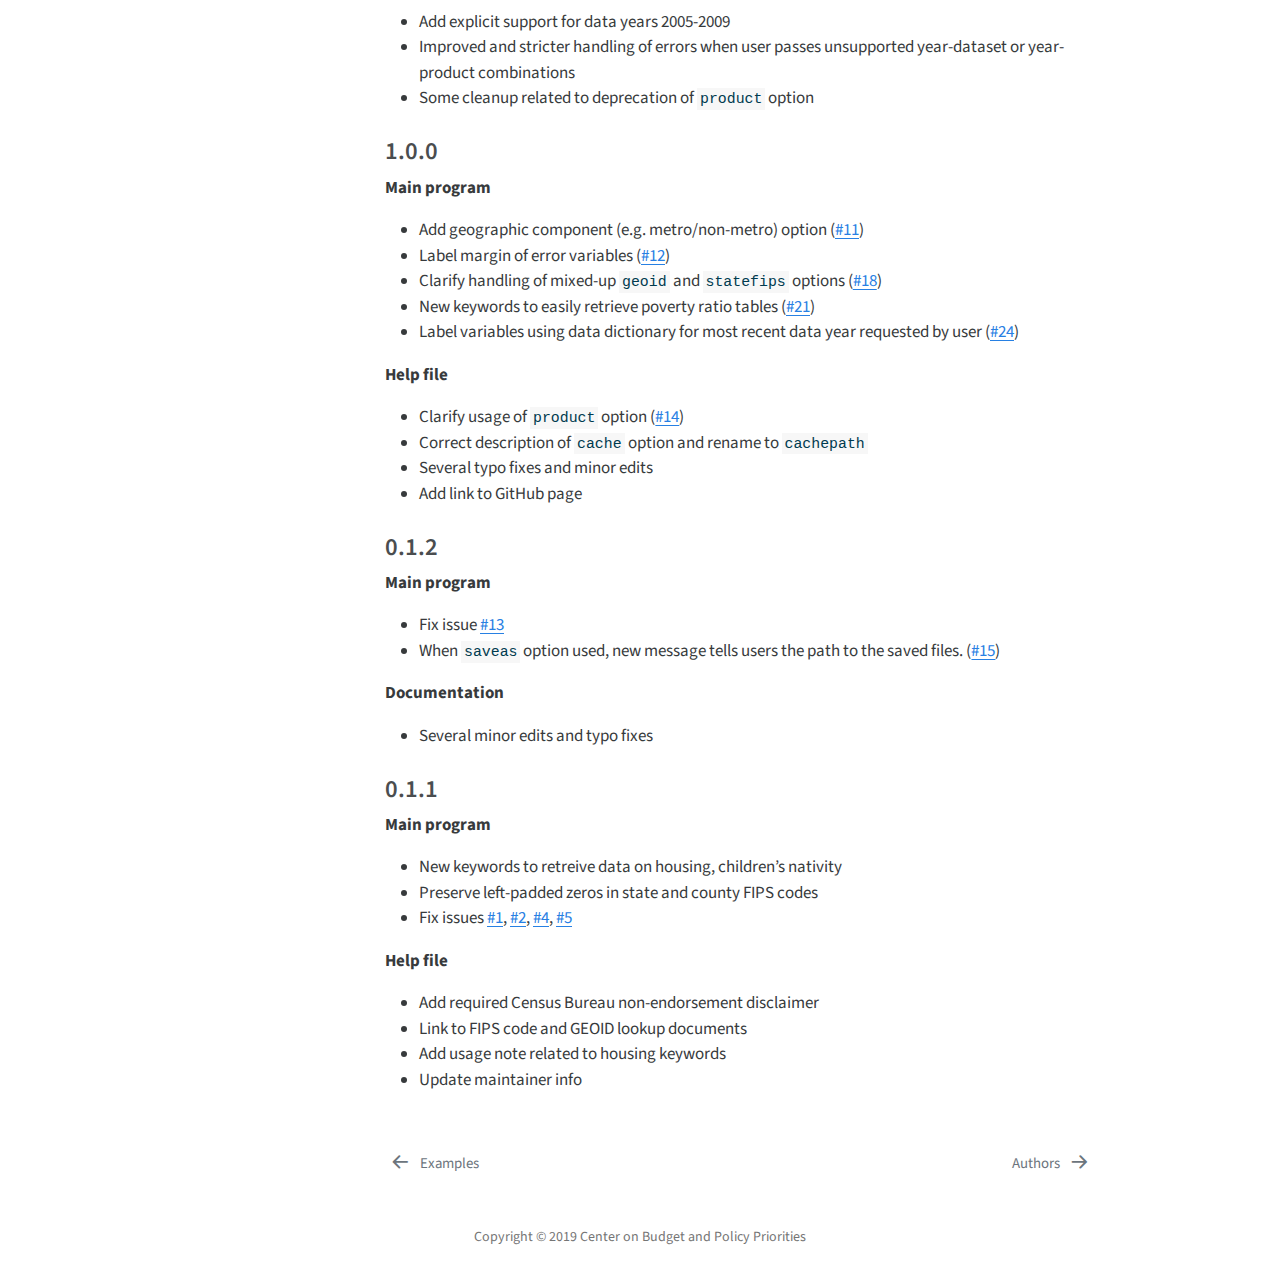
<file: news.html>
<!DOCTYPE html>
<html xmlns="http://www.w3.org/1999/xhtml" lang="en" xml:lang="en"><head>

<meta charset="utf-8">
<meta name="generator" content="quarto-1.4.358">

<meta name="viewport" content="width=device-width, initial-scale=1.0, user-scalable=yes">


<title>getcensus - News</title>
<style>
code{white-space: pre-wrap;}
span.smallcaps{font-variant: small-caps;}
div.columns{display: flex; gap: min(4vw, 1.5em);}
div.column{flex: auto; overflow-x: auto;}
div.hanging-indent{margin-left: 1.5em; text-indent: -1.5em;}
ul.task-list{list-style: none;}
ul.task-list li input[type="checkbox"] {
  width: 0.8em;
  margin: 0 0.8em 0.2em -1em; /* quarto-specific, see https://github.com/quarto-dev/quarto-cli/issues/4556 */ 
  vertical-align: middle;
}
</style>


<script src="site_libs/quarto-nav/quarto-nav.js"></script>
<script src="site_libs/quarto-nav/headroom.min.js"></script>
<script src="site_libs/clipboard/clipboard.min.js"></script>
<script src="site_libs/quarto-search/autocomplete.umd.js"></script>
<script src="site_libs/quarto-search/fuse.min.js"></script>
<script src="site_libs/quarto-search/quarto-search.js"></script>
<meta name="quarto:offset" content="./">
<link href="./authors.html" rel="next">
<link href="./examples.html" rel="prev">
<script src="site_libs/quarto-html/quarto.js"></script>
<script src="site_libs/quarto-html/popper.min.js"></script>
<script src="site_libs/quarto-html/tippy.umd.min.js"></script>
<script src="site_libs/quarto-html/anchor.min.js"></script>
<link href="site_libs/quarto-html/tippy.css" rel="stylesheet">
<link href="site_libs/quarto-html/quarto-syntax-highlighting.css" rel="stylesheet" id="quarto-text-highlighting-styles">
<script src="site_libs/bootstrap/bootstrap.min.js"></script>
<link href="site_libs/bootstrap/bootstrap-icons.css" rel="stylesheet">
<link href="site_libs/bootstrap/bootstrap.min.css" rel="stylesheet" id="quarto-bootstrap" data-mode="light">
<script id="quarto-search-options" type="application/json">{
  "location": "sidebar",
  "copy-button": false,
  "collapse-after": 3,
  "panel-placement": "start",
  "type": "textbox",
  "limit": 20,
  "keyboard-shortcut": [
    "f",
    "/",
    "s"
  ],
  "show-item-context": false,
  "language": {
    "search-no-results-text": "No results",
    "search-matching-documents-text": "matching documents",
    "search-copy-link-title": "Copy link to search",
    "search-hide-matches-text": "Hide additional matches",
    "search-more-match-text": "more match in this document",
    "search-more-matches-text": "more matches in this document",
    "search-clear-button-title": "Clear",
    "search-detached-cancel-button-title": "Cancel",
    "search-submit-button-title": "Submit",
    "search-label": "Search"
  }
}</script>
<script async="" src="https://www.googletagmanager.com/gtag/js?id=G-76S419M6JZ"></script>

<script type="text/javascript">

window.dataLayer = window.dataLayer || [];
function gtag(){dataLayer.push(arguments);}
gtag('js', new Date());
gtag('config', 'G-76S419M6JZ', { 'anonymize_ip': true});
</script>


</head>

<body class="nav-sidebar floating">

<div id="quarto-search-results"></div>
  <header id="quarto-header" class="headroom fixed-top">
  <nav class="quarto-secondary-nav">
    <div class="container-fluid d-flex">
      <button type="button" class="quarto-btn-toggle btn" data-bs-toggle="collapse" data-bs-target="#quarto-sidebar,#quarto-sidebar-glass" aria-controls="quarto-sidebar" aria-expanded="false" aria-label="Toggle sidebar navigation" onclick="if (window.quartoToggleHeadroom) { window.quartoToggleHeadroom(); }">
        <i class="bi bi-layout-text-sidebar-reverse"></i>
      </button>
        <a class="flex-grow-1 no-decor" role="button" data-bs-toggle="collapse" data-bs-target="#quarto-sidebar,#quarto-sidebar-glass" aria-controls="quarto-sidebar" aria-expanded="false" aria-label="Toggle sidebar navigation" onclick="if (window.quartoToggleHeadroom) { window.quartoToggleHeadroom(); }">      
          <h1 class="quarto-secondary-nav-title">News</h1>
        </a>     
      <button type="button" class="btn quarto-search-button" aria-label="" onclick="window.quartoOpenSearch();">
        <i class="bi bi-search"></i>
      </button>
    </div>
  </nav>
</header>
<!-- content -->
<div id="quarto-content" class="quarto-container page-columns page-rows-contents page-layout-article">
<!-- sidebar -->
  <nav id="quarto-sidebar" class="sidebar collapse collapse-horizontal sidebar-navigation floating overflow-auto">
    <div class="pt-lg-2 mt-2 text-left sidebar-header">
    <div class="sidebar-title mb-0 py-0">
      <a href="./">getcensus</a> 
        <div class="sidebar-tools-main">
    <a href="https://github.com/CenterOnBudget/getcensus/" title="GitHub" class="quarto-navigation-tool px-1" aria-label="GitHub"><i class="bi bi-github"></i></a>
</div>
    </div>
      </div>
        <div class="mt-2 flex-shrink-0 align-items-center">
        <div class="sidebar-search">
        <div id="quarto-search" class="" title="Search"></div>
        </div>
        </div>
    <div class="sidebar-menu-container"> 
    <ul class="list-unstyled mt-1">
        <li class="sidebar-item">
  <div class="sidebar-item-container"> 
  <a href="./index.html" class="sidebar-item-text sidebar-link">
 <span class="menu-text">About</span></a>
  </div>
</li>
        <li class="sidebar-item">
  <div class="sidebar-item-container"> 
  <a href="./getting-started.html" class="sidebar-item-text sidebar-link">
 <span class="menu-text">Getting Started</span></a>
  </div>
</li>
        <li class="sidebar-item">
  <div class="sidebar-item-container"> 
  <a href="./syntax.html" class="sidebar-item-text sidebar-link">
 <span class="menu-text">Syntax</span></a>
  </div>
</li>
        <li class="sidebar-item">
  <div class="sidebar-item-container"> 
  <a href="./options.html" class="sidebar-item-text sidebar-link">
 <span class="menu-text">Options</span></a>
  </div>
</li>
        <li class="sidebar-item">
  <div class="sidebar-item-container"> 
  <a href="./geographies.html" class="sidebar-item-text sidebar-link">
 <span class="menu-text">Supported Geographies</span></a>
  </div>
</li>
        <li class="sidebar-item sidebar-item-section">
      <div class="sidebar-item-container"> 
            <a class="sidebar-item-text sidebar-link text-start collapsed" data-bs-toggle="collapse" data-bs-target="#quarto-sidebar-section-1" aria-expanded="false">
 <span class="menu-text">Other Features</span></a>
          <a class="sidebar-item-toggle text-start collapsed" data-bs-toggle="collapse" data-bs-target="#quarto-sidebar-section-1" aria-expanded="false" aria-label="Toggle section">
            <i class="bi bi-chevron-right ms-2"></i>
          </a> 
      </div>
      <ul id="quarto-sidebar-section-1" class="collapse list-unstyled sidebar-section depth1 ">  
          <li class="sidebar-item">
  <div class="sidebar-item-container"> 
  <a href="./keywords.html" class="sidebar-item-text sidebar-link">
 <span class="menu-text">Keywords</span></a>
  </div>
</li>
          <li class="sidebar-item">
  <div class="sidebar-item-container"> 
  <a href="./dialog-box.html" class="sidebar-item-text sidebar-link">
 <span class="menu-text">Dialog Box</span></a>
  </div>
</li>
      </ul>
  </li>
        <li class="sidebar-item">
  <div class="sidebar-item-container"> 
  <a href="./examples.html" class="sidebar-item-text sidebar-link">
 <span class="menu-text">Examples</span></a>
  </div>
</li>
        <li class="sidebar-item">
  <div class="sidebar-item-container"> 
  <a href="./news.html" class="sidebar-item-text sidebar-link active">
 <span class="menu-text">News</span></a>
  </div>
</li>
        <li class="sidebar-item">
  <div class="sidebar-item-container"> 
  <a href="./authors.html" class="sidebar-item-text sidebar-link">
 <span class="menu-text">Authors</span></a>
  </div>
</li>
    </ul>
    </div>
    <nav id="TOC" role="doc-toc" class="toc-active">
    <h2 id="toc-title">On this page</h2>
   
  <ul>
  <li><a href="#section" id="toc-section" class="nav-link active" data-scroll-target="#section">2.1.4</a></li>
  <li><a href="#section-1" id="toc-section-1" class="nav-link" data-scroll-target="#section-1">2.1.3</a></li>
  <li><a href="#section-2" id="toc-section-2" class="nav-link" data-scroll-target="#section-2">2.1.2</a></li>
  <li><a href="#section-3" id="toc-section-3" class="nav-link" data-scroll-target="#section-3">2.1.1</a></li>
  <li><a href="#section-4" id="toc-section-4" class="nav-link" data-scroll-target="#section-4">2.1.0</a></li>
  <li><a href="#section-5" id="toc-section-5" class="nav-link" data-scroll-target="#section-5">2.0.1</a></li>
  <li><a href="#section-6" id="toc-section-6" class="nav-link" data-scroll-target="#section-6">2.0.0</a></li>
  <li><a href="#section-7" id="toc-section-7" class="nav-link" data-scroll-target="#section-7">1.1.0</a></li>
  <li><a href="#section-8" id="toc-section-8" class="nav-link" data-scroll-target="#section-8">1.0.0</a></li>
  <li><a href="#section-9" id="toc-section-9" class="nav-link" data-scroll-target="#section-9">0.1.2</a></li>
  <li><a href="#section-10" id="toc-section-10" class="nav-link" data-scroll-target="#section-10">0.1.1</a></li>
  </ul>
</nav>
</nav>
<div id="quarto-sidebar-glass" data-bs-toggle="collapse" data-bs-target="#quarto-sidebar,#quarto-sidebar-glass"></div>
<!-- margin-sidebar -->
    <div id="quarto-margin-sidebar" class="sidebar margin-sidebar">
    </div>
<!-- main -->
<main class="content" id="quarto-document-content">

<header id="title-block-header" class="quarto-title-block default">
<div class="quarto-title">
<h1 class="title d-none d-lg-block">News</h1>
</div>



<div class="quarto-title-meta">

    
  
    
  </div>
  


</header>

<section id="section" class="level3">
<h3 class="anchored" data-anchor-id="section">2.1.4</h3>
<ul>
<li>getcensus now defaults to <code>year(2022)</code> to retrieve data for 2022</li>
<li>Requests for not-yet-released data now throw the same generic error message as requests for other unavailable data. Support for newly released ACS data will no longer require updating getcensus.</li>
</ul>
</section>
<section id="section-1" class="level3">
<h3 class="anchored" data-anchor-id="section-1">2.1.3</h3>
<ul>
<li>Restored support for retrieving multiple years of 5-year estimates for <code>geography(metro)</code> if 2021 is one of the requested years (<a href="https://github.com/CenterOnBudget/getcensus/issues/66">#66</a>).</li>
<li>getcensus will now throw an error if a user specifies anything other than two-digit code(s) to <code>statefips()</code> or anything other than three-digit code(s) to <code>countyfips()</code> (<a href="https://github.com/CenterOnBudget/getcensus/issues/60">#60</a>).</li>
</ul>
</section>
<section id="section-2" class="level3">
<h3 class="anchored" data-anchor-id="section-2">2.1.2</h3>
<ul>
<li>Fixed an issue where getcensus could not retrieve 2021 5-year estimates for metropolitan/micropolitan statistical areas (<a href="https://github.com/CenterOnBudget/getcensus/issues/61">#61</a>). However, retrieving multiple years of 5-year estimates for <code>geography(metro)</code> if 2021 is one of the requested years is <em>not</em> supported at this time. For example, <code>getcensus B19013, years(2012 2021) sample(5) geography(metro)</code> will throw an error. This will be fixed in a future release.</li>
<li>getcensus now throws an informative error if <code>statefips()</code> is specified with <code>geography(zcta)</code> for data years/samples where the Census Bureau API does not support retrieving data for zip code tabulation areas within specific states (<a href="https://github.com/CenterOnBudget/getcensus/issues/63">#63</a>).</li>
<li>Supplying an API key is now optional (<a href="https://github.com/CenterOnBudget/getcensus/issues/62">#62</a>).</li>
<li>If an unsupported year is requested, users are prompted to try updating getcensus in addition to checking the ACS data release schedule (<a href="https://github.com/CenterOnBudget/getcensus/issues/64">#64</a>).</li>
</ul>
</section>
<section id="section-3" class="level3">
<h3 class="anchored" data-anchor-id="section-3">2.1.1</h3>
<ul>
<li>getcensus now supports 2021 5-year estimates</li>
</ul>
</section>
<section id="section-4" class="level3">
<h3 class="anchored" data-anchor-id="section-4">2.1.0</h3>
<ul>
<li><p>getcensus now defaults to <code>year(2021)</code> to retrieve data for 2021</p></li>
<li><p>getcensus now allows 3-year estimates for all years available on the API: 2007 to 2013</p></li>
</ul>
</section>
<section id="section-5" class="level3">
<h3 class="anchored" data-anchor-id="section-5">2.0.1</h3>
<ul>
<li><p>Geographic identifier variables are now returned in an appropriate str format (<a href="https://github.com/CenterOnBudget/getcensus/issues/57">#57</a>)</p></li>
<li><p>getcensus now throws an informative error message when the API key is invalid (<a href="https://github.com/CenterOnBudget/getcensus/issues/56">#56</a>)</p></li>
</ul>
</section>
<section id="section-6" class="level3">
<h3 class="anchored" data-anchor-id="section-6">2.0.0</h3>
<section id="new-features" class="level4">
<h4 class="anchored" data-anchor-id="new-features">New features</h4>
<ul>
<li><p><strong>Support for 12 geographic areas:</strong></p>
<ul>
<li>alaska native regional corporation</li>
<li>american indian area/alaska native area/hawaiian home land</li>
<li>combined statistical area</li>
<li>state legislative district (lower chamber)</li>
<li>state legislative district (upper chamber)</li>
<li>new england city and town area</li>
<li>combined new england city and town area</li>
<li>urban area, school district (elementary)</li>
<li>school district (secondary)</li>
<li>public use microdata area</li>
<li>zip code tabulation area</li>
</ul>
<p>Users may specify the full name or an abbreviation to <code>geography()</code>.</p></li>
<li><p><strong>Additional metadata</strong>: The name of each variable’s table is saved as a variable note. Different tables have different universes which are described in the table name rather than the variable names, and it is important for users to be aware of the universe for a given estimate, especially as users may be retrieving variables from multiple tables. The table name note may not appear for all years and product types, as occasionally this field is missing from the API data dictionaries.</p></li>
<li><p><strong>Dialog box</strong>: When getcensus is called without arguments, a dialog box opens. The dialog box provides access to all getcensus functionality. This replaces the limited getcensus “interactive mode”, which operated through the Results window. Alternatively, users may call the getcensus dialog box by typing <code>db getcensus</code>.</p></li>
</ul>
</section>
<section id="breaking-changes" class="level4">
<h4 class="anchored" data-anchor-id="breaking-changes">Breaking changes</h4>
<ul>
<li><p>In <code>geography()</code>, “bg” replaces “block” to refer to the “block group” geography. “Block” is a distinct census geography for which ACS estimates are not available.</p></li>
<li><p>In <code>geography()</code>, “unsd” replaces “sch” to refer to the “unified school district” geography. With the addition of elementary and secondary school district as supported geographies (see above), “sch” is too ambiguous.</p></li>
<li><p>The <code>nolabel</code> option’s abbreviation is now <code>nolab</code>, which is consistent with Stata’s built-in programs.</p></li>
<li><p>Keywords:</p>
<ul>
<li><p><strong>pop</strong> has been removed.</p></li>
<li><p><strong>pov</strong> and <strong>povrate</strong> have been combined into <strong>pov</strong>.</p></li>
<li><p><strong>snap</strong> now includes variables on the percent of SNAP-participating households with a person aged 60 or older. The variable ID for median income among SNAP-participating households has been corrected.</p></li>
<li><p><strong>medicaid</strong> now includes the percent, as well as the number, of individuals covered by Medicaid or other means-tested coverage (overall and by age group).</p></li>
</ul></li>
</ul>
</section>
<section id="other-changes" class="level4">
<h4 class="anchored" data-anchor-id="other-changes">Other changes</h4>
<ul>
<li><p><code>sample()</code> replaces <code>dataset()</code>, as it is more consistent with ACS terminology. Also, in the future <code>getcensus</code> may support other Census datasets, such as the decennial census and population estimates, so we’d like to preserve the <code>dataset()</code> option for future development. For now, the <code>dataset()</code> option is retained for compatibility; if specified, its contents are copied into <code>sample()</code>.</p></li>
<li><p>getcensus now more thoroughly checks the availability and validity of users’ requests before sending them to the API. This means users can expect more (informative) error messages from getcensus, and fewer failed API calls.</p></li>
<li><p>getcensus now prints API call URLs to the Results pane without “&gt;” preceding each line break, for easier copy-pasting into a web browser.</p></li>
<li><p>When one or more variable labels have been truncated, a single message is displayed rather than a message for each truncated label.</p></li>
<li><p>In the help file and error messages, data points are now referred to as “variables” rather than estimates. This is consistent with the Census Bureau’s API documentation and <a href="https://www.census.gov/data/developers/guidance/api-user-guide.html">user guide</a>. It also avoids confusion (“1-year estimates”, “estimate” versus “margin of error”).</p></li>
<li><p>A rewritten help file provides more information on supported geographies and geographic components, includes more links to Census Bureau resources, and is more clearly organized.</p></li>
</ul>
</section>
<section id="under-the-hood" class="level4">
<h4 class="anchored" data-anchor-id="under-the-hood">Under the hood</h4>
<p>getcensus version 2.0.0 is a full refactor of the program. Contributors should review <a href="https://github.com/CenterOnBudget/getcensus/tree/master/dev#readme">dev/README.md</a>.</p>
</section>
</section>
<section id="section-7" class="level3">
<h3 class="anchored" data-anchor-id="section-7">1.1.0</h3>
<p><strong>Main program</strong></p>
<ul>
<li>Add explicit support for data years 2005-2009</li>
<li>Improved and stricter handling of errors when user passes unsupported year-dataset or year-product combinations</li>
<li>Some cleanup related to deprecation of <code>product</code> option</li>
</ul>
</section>
<section id="section-8" class="level3">
<h3 class="anchored" data-anchor-id="section-8">1.0.0</h3>
<p><strong>Main program</strong></p>
<ul>
<li>Add geographic component (e.g.&nbsp;metro/non-metro) option (<a href="https://github.com/CenterOnBudget/getcensus/issues/11">#11</a>)</li>
<li>Label margin of error variables (<a href="https://github.com/CenterOnBudget/getcensus/issues/12">#12</a>)</li>
<li>Clarify handling of mixed-up <code>geoid</code> and <code>statefips</code> options (<a href="https://github.com/CenterOnBudget/getcensus/issues/18">#18</a>)</li>
<li>New keywords to easily retrieve poverty ratio tables (<a href="https://github.com/CenterOnBudget/getcensus/issues/21">#21</a>)</li>
<li>Label variables using data dictionary for most recent data year requested by user (<a href="https://github.com/CenterOnBudget/getcensus/issues/24">#24</a>)</li>
</ul>
<p><strong>Help file</strong></p>
<ul>
<li>Clarify usage of <code>product</code> option (<a href="https://github.com/CenterOnBudget/getcensus/issues/14">#14</a>)</li>
<li>Correct description of <code>cache</code> option and rename to <code>cachepath</code></li>
<li>Several typo fixes and minor edits</li>
<li>Add link to GitHub page</li>
</ul>
</section>
<section id="section-9" class="level3">
<h3 class="anchored" data-anchor-id="section-9">0.1.2</h3>
<p><strong>Main program</strong></p>
<ul>
<li>Fix issue <a href="https://github.com/CenterOnBudget/getcensus/issues/13">#13</a></li>
<li>When <code>saveas</code> option used, new message tells users the path to the saved files. (<a href="https://github.com/CenterOnBudget/getcensus/issues/15">#15</a>)</li>
</ul>
<p><strong>Documentation</strong></p>
<ul>
<li>Several minor edits and typo fixes</li>
</ul>
</section>
<section id="section-10" class="level3">
<h3 class="anchored" data-anchor-id="section-10">0.1.1</h3>
<p><strong>Main program</strong></p>
<ul>
<li>New keywords to retreive data on housing, children’s nativity</li>
<li>Preserve left-padded zeros in state and county FIPS codes</li>
<li>Fix issues <a href="https://github.com/CenterOnBudget/getcensus/issues/1">#1</a>, <a href="https://github.com/CenterOnBudget/getcensus/issues/2">#2</a>, <a href="https://github.com/CenterOnBudget/getcensus/issues/4">#4</a>, <a href="https://github.com/CenterOnBudget/getcensus/issues/5">#5</a></li>
</ul>
<p><strong>Help file</strong></p>
<ul>
<li>Add required Census Bureau non-endorsement disclaimer</li>
<li>Link to FIPS code and GEOID lookup documents</li>
<li>Add usage note related to housing keywords</li>
<li>Update maintainer info</li>
</ul>


</section>

<a onclick="window.scrollTo(0, 0); return false;" role="button" id="quarto-back-to-top"><i class="bi bi-arrow-up"></i> Back to top</a></main> <!-- /main -->
<script id="quarto-html-after-body" type="application/javascript">
window.document.addEventListener("DOMContentLoaded", function (event) {
  const toggleBodyColorMode = (bsSheetEl) => {
    const mode = bsSheetEl.getAttribute("data-mode");
    const bodyEl = window.document.querySelector("body");
    if (mode === "dark") {
      bodyEl.classList.add("quarto-dark");
      bodyEl.classList.remove("quarto-light");
    } else {
      bodyEl.classList.add("quarto-light");
      bodyEl.classList.remove("quarto-dark");
    }
  }
  const toggleBodyColorPrimary = () => {
    const bsSheetEl = window.document.querySelector("link#quarto-bootstrap");
    if (bsSheetEl) {
      toggleBodyColorMode(bsSheetEl);
    }
  }
  toggleBodyColorPrimary();  
  const icon = "";
  const anchorJS = new window.AnchorJS();
  anchorJS.options = {
    placement: 'right',
    icon: icon
  };
  anchorJS.add('.anchored');
  const isCodeAnnotation = (el) => {
    for (const clz of el.classList) {
      if (clz.startsWith('code-annotation-')) {                     
        return true;
      }
    }
    return false;
  }
  const clipboard = new window.ClipboardJS('.code-copy-button', {
    text: function(trigger) {
      const codeEl = trigger.previousElementSibling.cloneNode(true);
      for (const childEl of codeEl.children) {
        if (isCodeAnnotation(childEl)) {
          childEl.remove();
        }
      }
      return codeEl.innerText;
    }
  });
  clipboard.on('success', function(e) {
    // button target
    const button = e.trigger;
    // don't keep focus
    button.blur();
    // flash "checked"
    button.classList.add('code-copy-button-checked');
    var currentTitle = button.getAttribute("title");
    button.setAttribute("title", "Copied!");
    let tooltip;
    if (window.bootstrap) {
      button.setAttribute("data-bs-toggle", "tooltip");
      button.setAttribute("data-bs-placement", "left");
      button.setAttribute("data-bs-title", "Copied!");
      tooltip = new bootstrap.Tooltip(button, 
        { trigger: "manual", 
          customClass: "code-copy-button-tooltip",
          offset: [0, -8]});
      tooltip.show();    
    }
    setTimeout(function() {
      if (tooltip) {
        tooltip.hide();
        button.removeAttribute("data-bs-title");
        button.removeAttribute("data-bs-toggle");
        button.removeAttribute("data-bs-placement");
      }
      button.setAttribute("title", currentTitle);
      button.classList.remove('code-copy-button-checked');
    }, 1000);
    // clear code selection
    e.clearSelection();
  });
  function tippyHover(el, contentFn, onTriggerFn, onUntriggerFn) {
    const config = {
      allowHTML: true,
      maxWidth: 500,
      delay: 100,
      arrow: false,
      appendTo: function(el) {
          return el.parentElement;
      },
      interactive: true,
      interactiveBorder: 10,
      theme: 'quarto',
      placement: 'bottom-start',
    };
    if (contentFn) {
      config.content = contentFn;
    }
    if (onTriggerFn) {
      config.onTrigger = onTriggerFn;
    }
    if (onUntriggerFn) {
      config.onUntrigger = onUntriggerFn;
    }
    window.tippy(el, config); 
  }
  const noterefs = window.document.querySelectorAll('a[role="doc-noteref"]');
  for (var i=0; i<noterefs.length; i++) {
    const ref = noterefs[i];
    tippyHover(ref, function() {
      // use id or data attribute instead here
      let href = ref.getAttribute('data-footnote-href') || ref.getAttribute('href');
      try { href = new URL(href).hash; } catch {}
      const id = href.replace(/^#\/?/, "");
      const note = window.document.getElementById(id);
      return note.innerHTML;
    });
  }
  const xrefs = window.document.querySelectorAll('a.quarto-xref');
  const processXRef = (id, note) => {
    // Strip column container classes
    const stripColumnClz = (el) => {
      el.classList.remove("page-full", "page-columns");
      if (el.children) {
        for (const child of el.children) {
          stripColumnClz(child);
        }
      }
    }
    stripColumnClz(note)
    if (id.startsWith('sec-')) {
      // Special case sections, only their first couple elements
      const container = document.createElement("div");
      if (note.children && note.children.length > 2) {
        for (let i = 0; i < 2; i++) {
          container.appendChild(note.children[i].cloneNode(true));
        }
        return container.innerHTML
      } else {
        return note.innerHTML;
      }
    } else {
      // Remove any anchor links if they are present
      const anchorLink = note.querySelector('a.anchorjs-link');
      if (anchorLink) {
        anchorLink.remove();
      }
      return note.innerHTML;
    }
  }
  for (var i=0; i<xrefs.length; i++) {
    const xref = xrefs[i];
    tippyHover(xref, undefined, function(instance) {
      instance.disable();
      let url = xref.getAttribute('href');
      let hash = undefined; 
      if (url.startsWith('#')) {
        hash = url;
      } else {
        try { hash = new URL(url).hash; } catch {}
      }
      if (hash) {
        const id = hash.replace(/^#\/?/, "");
        const note = window.document.getElementById(id);
        if (note !== null) {
          try {
            const html = processXRef(id, note.cloneNode(true));
            instance.setContent(html);
          } finally {
            instance.enable();
            instance.show();
          }
        } else {
          // See if we can fetch this
          fetch(url.split('#')[0])
          .then(res => res.text())
          .then(html => {
            const parser = new DOMParser();
            const htmlDoc = parser.parseFromString(html, "text/html");
            const note = htmlDoc.getElementById(id);
            if (note !== null) {
              const html = processXRef(id, note);
              instance.setContent(html);
            } 
          }).finally(() => {
            instance.enable();
            instance.show();
          });
        }
      }
    }, function(instance) {
    });
  }
      let selectedAnnoteEl;
      const selectorForAnnotation = ( cell, annotation) => {
        let cellAttr = 'data-code-cell="' + cell + '"';
        let lineAttr = 'data-code-annotation="' +  annotation + '"';
        const selector = 'span[' + cellAttr + '][' + lineAttr + ']';
        return selector;
      }
      const selectCodeLines = (annoteEl) => {
        const doc = window.document;
        const targetCell = annoteEl.getAttribute("data-target-cell");
        const targetAnnotation = annoteEl.getAttribute("data-target-annotation");
        const annoteSpan = window.document.querySelector(selectorForAnnotation(targetCell, targetAnnotation));
        const lines = annoteSpan.getAttribute("data-code-lines").split(",");
        const lineIds = lines.map((line) => {
          return targetCell + "-" + line;
        })
        let top = null;
        let height = null;
        let parent = null;
        if (lineIds.length > 0) {
            //compute the position of the single el (top and bottom and make a div)
            const el = window.document.getElementById(lineIds[0]);
            top = el.offsetTop;
            height = el.offsetHeight;
            parent = el.parentElement.parentElement;
          if (lineIds.length > 1) {
            const lastEl = window.document.getElementById(lineIds[lineIds.length - 1]);
            const bottom = lastEl.offsetTop + lastEl.offsetHeight;
            height = bottom - top;
          }
          if (top !== null && height !== null && parent !== null) {
            // cook up a div (if necessary) and position it 
            let div = window.document.getElementById("code-annotation-line-highlight");
            if (div === null) {
              div = window.document.createElement("div");
              div.setAttribute("id", "code-annotation-line-highlight");
              div.style.position = 'absolute';
              parent.appendChild(div);
            }
            div.style.top = top - 2 + "px";
            div.style.height = height + 4 + "px";
            div.style.left = 0;
            let gutterDiv = window.document.getElementById("code-annotation-line-highlight-gutter");
            if (gutterDiv === null) {
              gutterDiv = window.document.createElement("div");
              gutterDiv.setAttribute("id", "code-annotation-line-highlight-gutter");
              gutterDiv.style.position = 'absolute';
              const codeCell = window.document.getElementById(targetCell);
              const gutter = codeCell.querySelector('.code-annotation-gutter');
              gutter.appendChild(gutterDiv);
            }
            gutterDiv.style.top = top - 2 + "px";
            gutterDiv.style.height = height + 4 + "px";
          }
          selectedAnnoteEl = annoteEl;
        }
      };
      const unselectCodeLines = () => {
        const elementsIds = ["code-annotation-line-highlight", "code-annotation-line-highlight-gutter"];
        elementsIds.forEach((elId) => {
          const div = window.document.getElementById(elId);
          if (div) {
            div.remove();
          }
        });
        selectedAnnoteEl = undefined;
      };
        // Handle positioning of the toggle
    window.addEventListener(
      "resize",
      throttle(() => {
        console.log("RESIZE");
        elRect = undefined;
        if (selectedAnnoteEl) {
          selectCodeLines(selectedAnnoteEl);
        }
      }, 10)
    );
    function throttle(fn, ms) {
    let throttle = false;
    let timer;
      return (...args) => {
        if(!throttle) { // first call gets through
            fn.apply(this, args);
            throttle = true;
        } else { // all the others get throttled
            if(timer) clearTimeout(timer); // cancel #2
            timer = setTimeout(() => {
              fn.apply(this, args);
              timer = throttle = false;
            }, ms);
        }
      };
    }
      // Attach click handler to the DT
      const annoteDls = window.document.querySelectorAll('dt[data-target-cell]');
      for (const annoteDlNode of annoteDls) {
        annoteDlNode.addEventListener('click', (event) => {
          const clickedEl = event.target;
          if (clickedEl !== selectedAnnoteEl) {
            unselectCodeLines();
            const activeEl = window.document.querySelector('dt[data-target-cell].code-annotation-active');
            if (activeEl) {
              activeEl.classList.remove('code-annotation-active');
            }
            selectCodeLines(clickedEl);
            clickedEl.classList.add('code-annotation-active');
          } else {
            // Unselect the line
            unselectCodeLines();
            clickedEl.classList.remove('code-annotation-active');
          }
        });
      }
  const findCites = (el) => {
    const parentEl = el.parentElement;
    if (parentEl) {
      const cites = parentEl.dataset.cites;
      if (cites) {
        return {
          el,
          cites: cites.split(' ')
        };
      } else {
        return findCites(el.parentElement)
      }
    } else {
      return undefined;
    }
  };
  var bibliorefs = window.document.querySelectorAll('a[role="doc-biblioref"]');
  for (var i=0; i<bibliorefs.length; i++) {
    const ref = bibliorefs[i];
    const citeInfo = findCites(ref);
    if (citeInfo) {
      tippyHover(citeInfo.el, function() {
        var popup = window.document.createElement('div');
        citeInfo.cites.forEach(function(cite) {
          var citeDiv = window.document.createElement('div');
          citeDiv.classList.add('hanging-indent');
          citeDiv.classList.add('csl-entry');
          var biblioDiv = window.document.getElementById('ref-' + cite);
          if (biblioDiv) {
            citeDiv.innerHTML = biblioDiv.innerHTML;
          }
          popup.appendChild(citeDiv);
        });
        return popup.innerHTML;
      });
    }
  }
});
</script>
<nav class="page-navigation">
  <div class="nav-page nav-page-previous">
      <a href="./examples.html" class="pagination-link">
        <i class="bi bi-arrow-left-short"></i> <span class="nav-page-text">Examples</span>
      </a>          
  </div>
  <div class="nav-page nav-page-next">
      <a href="./authors.html" class="pagination-link">
        <span class="nav-page-text">Authors</span> <i class="bi bi-arrow-right-short"></i>
      </a>
  </div>
</nav>
</div> <!-- /content -->
<footer class="footer">
  <div class="nav-footer">
    <div class="nav-footer-left">
      &nbsp;
    </div>   
    <div class="nav-footer-center">
      <ul class="footer-items list-unstyled">
    <li class="nav-item">
    <a class="nav-link" href="https://github.com/CenterOnBudget/getcensus/blob/master/LICENSE">
<p>Copyright © 2019 Center on Budget and Policy Priorities</p>
</a>
  </li>  
</ul>
    </div>
    <div class="nav-footer-right">
      &nbsp;
    </div>
  </div>
</footer>




</body></html>
</file>
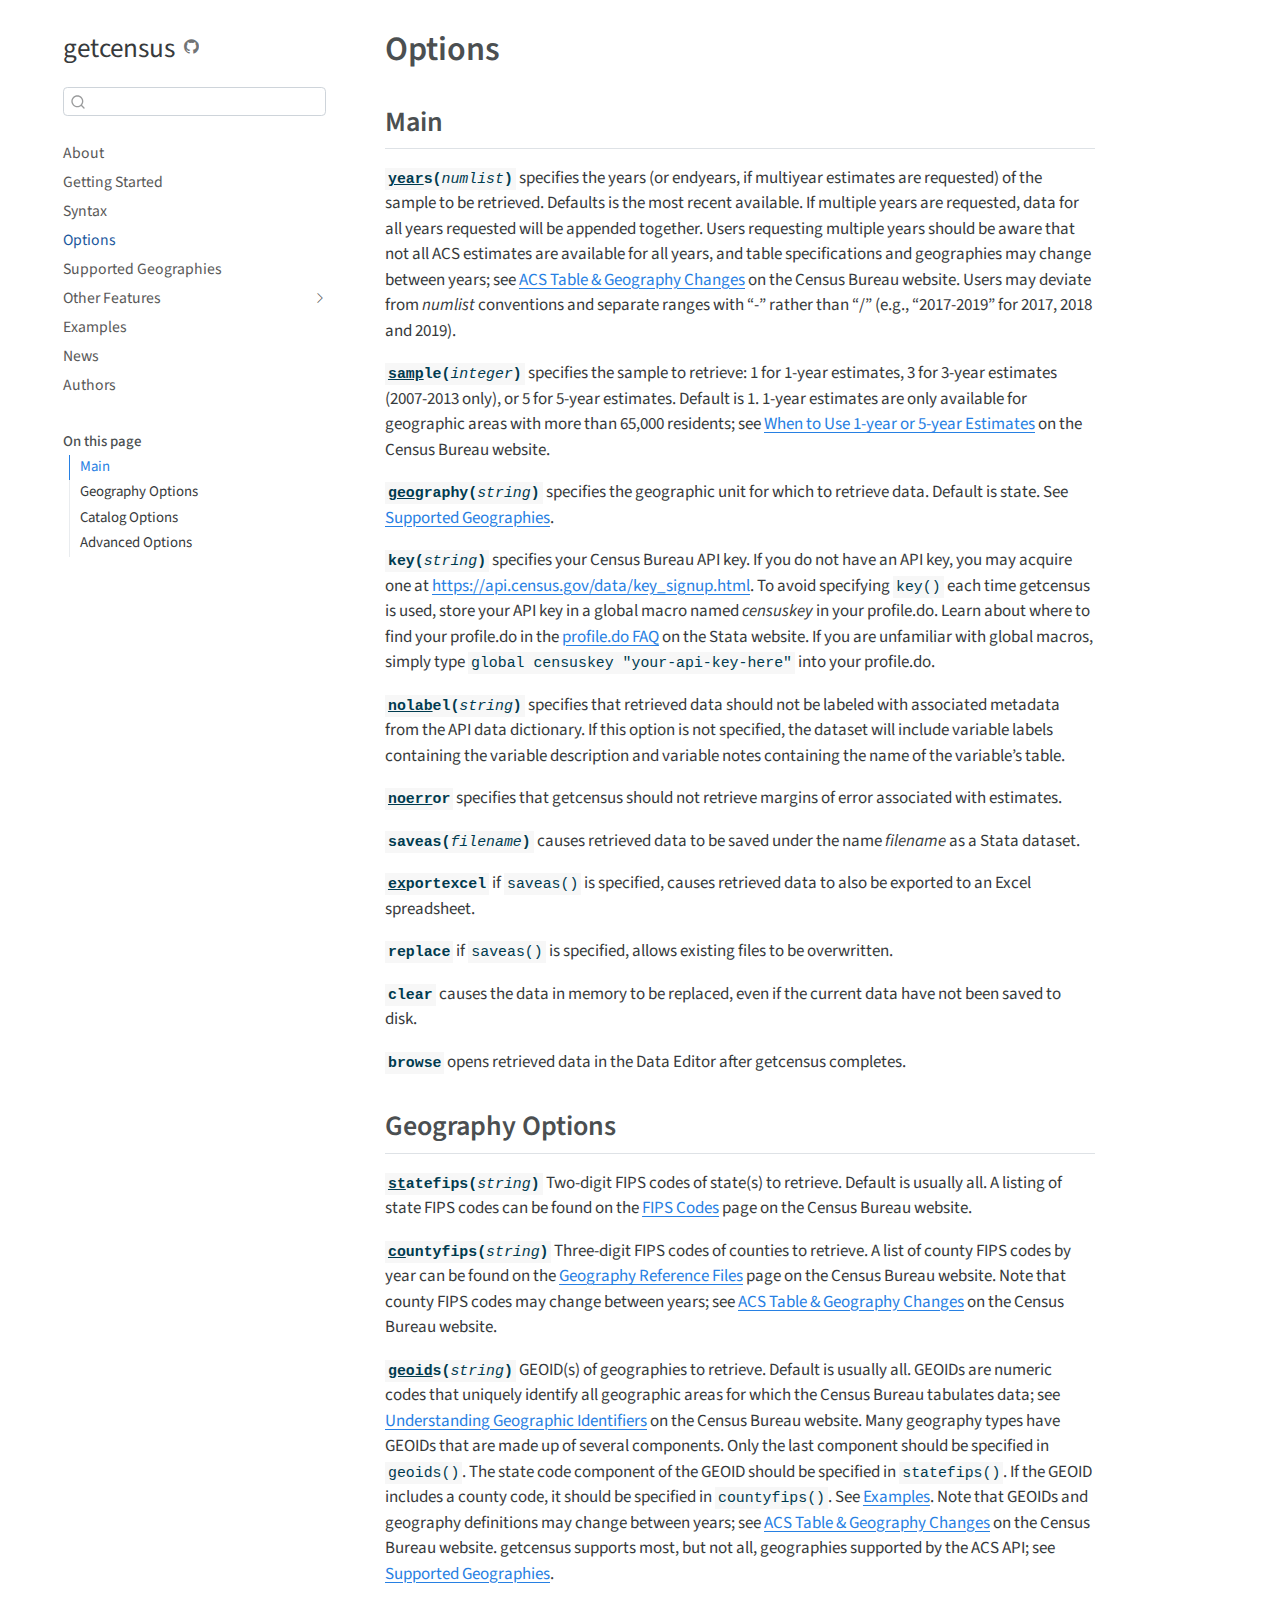
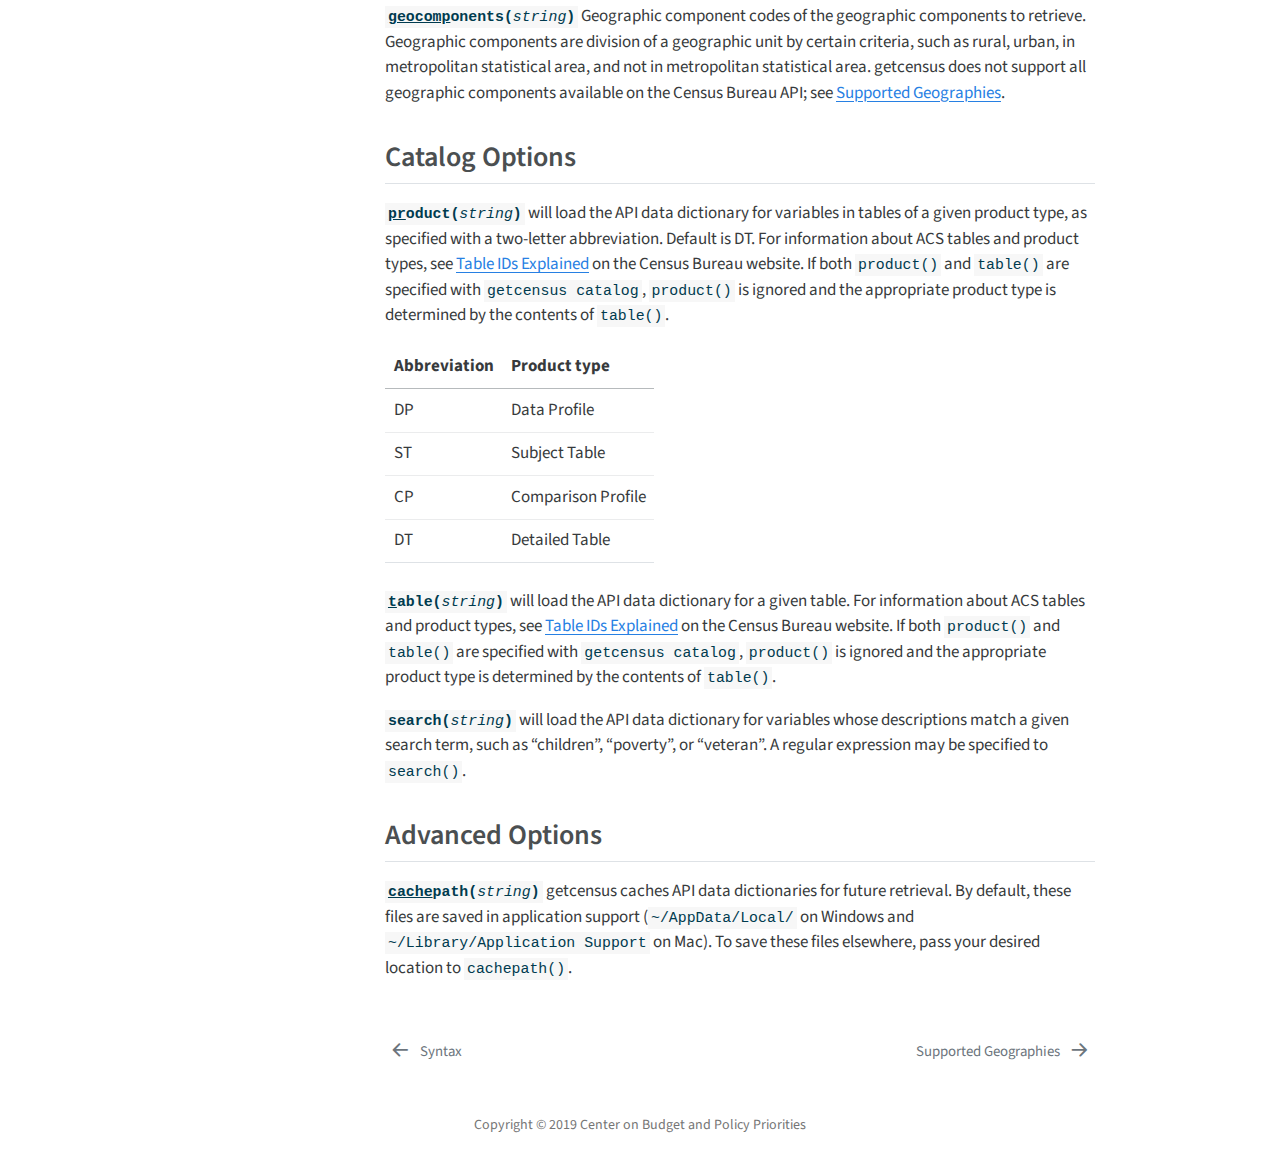
<file: options.html>
<!DOCTYPE html>
<html xmlns="http://www.w3.org/1999/xhtml" lang="en" xml:lang="en"><head>

<meta charset="utf-8">
<meta name="generator" content="quarto-1.4.358">

<meta name="viewport" content="width=device-width, initial-scale=1.0, user-scalable=yes">


<title>getcensus - Options</title>
<style>
code{white-space: pre-wrap;}
span.smallcaps{font-variant: small-caps;}
div.columns{display: flex; gap: min(4vw, 1.5em);}
div.column{flex: auto; overflow-x: auto;}
div.hanging-indent{margin-left: 1.5em; text-indent: -1.5em;}
ul.task-list{list-style: none;}
ul.task-list li input[type="checkbox"] {
  width: 0.8em;
  margin: 0 0.8em 0.2em -1em; /* quarto-specific, see https://github.com/quarto-dev/quarto-cli/issues/4556 */ 
  vertical-align: middle;
}
</style>


<script src="site_libs/quarto-nav/quarto-nav.js"></script>
<script src="site_libs/quarto-nav/headroom.min.js"></script>
<script src="site_libs/clipboard/clipboard.min.js"></script>
<script src="site_libs/quarto-search/autocomplete.umd.js"></script>
<script src="site_libs/quarto-search/fuse.min.js"></script>
<script src="site_libs/quarto-search/quarto-search.js"></script>
<meta name="quarto:offset" content="./">
<link href="./geographies.html" rel="next">
<link href="./syntax.html" rel="prev">
<script src="site_libs/quarto-html/quarto.js"></script>
<script src="site_libs/quarto-html/popper.min.js"></script>
<script src="site_libs/quarto-html/tippy.umd.min.js"></script>
<script src="site_libs/quarto-html/anchor.min.js"></script>
<link href="site_libs/quarto-html/tippy.css" rel="stylesheet">
<link href="site_libs/quarto-html/quarto-syntax-highlighting.css" rel="stylesheet" id="quarto-text-highlighting-styles">
<script src="site_libs/bootstrap/bootstrap.min.js"></script>
<link href="site_libs/bootstrap/bootstrap-icons.css" rel="stylesheet">
<link href="site_libs/bootstrap/bootstrap.min.css" rel="stylesheet" id="quarto-bootstrap" data-mode="light">
<script id="quarto-search-options" type="application/json">{
  "location": "sidebar",
  "copy-button": false,
  "collapse-after": 3,
  "panel-placement": "start",
  "type": "textbox",
  "limit": 20,
  "keyboard-shortcut": [
    "f",
    "/",
    "s"
  ],
  "show-item-context": false,
  "language": {
    "search-no-results-text": "No results",
    "search-matching-documents-text": "matching documents",
    "search-copy-link-title": "Copy link to search",
    "search-hide-matches-text": "Hide additional matches",
    "search-more-match-text": "more match in this document",
    "search-more-matches-text": "more matches in this document",
    "search-clear-button-title": "Clear",
    "search-detached-cancel-button-title": "Cancel",
    "search-submit-button-title": "Submit",
    "search-label": "Search"
  }
}</script>
<script async="" src="https://www.googletagmanager.com/gtag/js?id=G-76S419M6JZ"></script>

<script type="text/javascript">

window.dataLayer = window.dataLayer || [];
function gtag(){dataLayer.push(arguments);}
gtag('js', new Date());
gtag('config', 'G-76S419M6JZ', { 'anonymize_ip': true});
</script>


</head>

<body class="nav-sidebar floating">

<div id="quarto-search-results"></div>
  <header id="quarto-header" class="headroom fixed-top">
  <nav class="quarto-secondary-nav">
    <div class="container-fluid d-flex">
      <button type="button" class="quarto-btn-toggle btn" data-bs-toggle="collapse" data-bs-target="#quarto-sidebar,#quarto-sidebar-glass" aria-controls="quarto-sidebar" aria-expanded="false" aria-label="Toggle sidebar navigation" onclick="if (window.quartoToggleHeadroom) { window.quartoToggleHeadroom(); }">
        <i class="bi bi-layout-text-sidebar-reverse"></i>
      </button>
        <a class="flex-grow-1 no-decor" role="button" data-bs-toggle="collapse" data-bs-target="#quarto-sidebar,#quarto-sidebar-glass" aria-controls="quarto-sidebar" aria-expanded="false" aria-label="Toggle sidebar navigation" onclick="if (window.quartoToggleHeadroom) { window.quartoToggleHeadroom(); }">      
          <h1 class="quarto-secondary-nav-title">Options</h1>
        </a>     
      <button type="button" class="btn quarto-search-button" aria-label="" onclick="window.quartoOpenSearch();">
        <i class="bi bi-search"></i>
      </button>
    </div>
  </nav>
</header>
<!-- content -->
<div id="quarto-content" class="quarto-container page-columns page-rows-contents page-layout-article">
<!-- sidebar -->
  <nav id="quarto-sidebar" class="sidebar collapse collapse-horizontal sidebar-navigation floating overflow-auto">
    <div class="pt-lg-2 mt-2 text-left sidebar-header">
    <div class="sidebar-title mb-0 py-0">
      <a href="./">getcensus</a> 
        <div class="sidebar-tools-main">
    <a href="https://github.com/CenterOnBudget/getcensus/" title="GitHub" class="quarto-navigation-tool px-1" aria-label="GitHub"><i class="bi bi-github"></i></a>
</div>
    </div>
      </div>
        <div class="mt-2 flex-shrink-0 align-items-center">
        <div class="sidebar-search">
        <div id="quarto-search" class="" title="Search"></div>
        </div>
        </div>
    <div class="sidebar-menu-container"> 
    <ul class="list-unstyled mt-1">
        <li class="sidebar-item">
  <div class="sidebar-item-container"> 
  <a href="./index.html" class="sidebar-item-text sidebar-link">
 <span class="menu-text">About</span></a>
  </div>
</li>
        <li class="sidebar-item">
  <div class="sidebar-item-container"> 
  <a href="./getting-started.html" class="sidebar-item-text sidebar-link">
 <span class="menu-text">Getting Started</span></a>
  </div>
</li>
        <li class="sidebar-item">
  <div class="sidebar-item-container"> 
  <a href="./syntax.html" class="sidebar-item-text sidebar-link">
 <span class="menu-text">Syntax</span></a>
  </div>
</li>
        <li class="sidebar-item">
  <div class="sidebar-item-container"> 
  <a href="./options.html" class="sidebar-item-text sidebar-link active">
 <span class="menu-text">Options</span></a>
  </div>
</li>
        <li class="sidebar-item">
  <div class="sidebar-item-container"> 
  <a href="./geographies.html" class="sidebar-item-text sidebar-link">
 <span class="menu-text">Supported Geographies</span></a>
  </div>
</li>
        <li class="sidebar-item sidebar-item-section">
      <div class="sidebar-item-container"> 
            <a class="sidebar-item-text sidebar-link text-start collapsed" data-bs-toggle="collapse" data-bs-target="#quarto-sidebar-section-1" aria-expanded="false">
 <span class="menu-text">Other Features</span></a>
          <a class="sidebar-item-toggle text-start collapsed" data-bs-toggle="collapse" data-bs-target="#quarto-sidebar-section-1" aria-expanded="false" aria-label="Toggle section">
            <i class="bi bi-chevron-right ms-2"></i>
          </a> 
      </div>
      <ul id="quarto-sidebar-section-1" class="collapse list-unstyled sidebar-section depth1 ">  
          <li class="sidebar-item">
  <div class="sidebar-item-container"> 
  <a href="./keywords.html" class="sidebar-item-text sidebar-link">
 <span class="menu-text">Keywords</span></a>
  </div>
</li>
          <li class="sidebar-item">
  <div class="sidebar-item-container"> 
  <a href="./dialog-box.html" class="sidebar-item-text sidebar-link">
 <span class="menu-text">Dialog Box</span></a>
  </div>
</li>
      </ul>
  </li>
        <li class="sidebar-item">
  <div class="sidebar-item-container"> 
  <a href="./examples.html" class="sidebar-item-text sidebar-link">
 <span class="menu-text">Examples</span></a>
  </div>
</li>
        <li class="sidebar-item">
  <div class="sidebar-item-container"> 
  <a href="./news.html" class="sidebar-item-text sidebar-link">
 <span class="menu-text">News</span></a>
  </div>
</li>
        <li class="sidebar-item">
  <div class="sidebar-item-container"> 
  <a href="./authors.html" class="sidebar-item-text sidebar-link">
 <span class="menu-text">Authors</span></a>
  </div>
</li>
    </ul>
    </div>
    <nav id="TOC" role="doc-toc" class="toc-active">
    <h2 id="toc-title">On this page</h2>
   
  <ul>
  <li><a href="#main" id="toc-main" class="nav-link active" data-scroll-target="#main">Main</a></li>
  <li><a href="#geography-options" id="toc-geography-options" class="nav-link" data-scroll-target="#geography-options">Geography Options</a></li>
  <li><a href="#catalog-options" id="toc-catalog-options" class="nav-link" data-scroll-target="#catalog-options">Catalog Options</a></li>
  <li><a href="#advanced-options" id="toc-advanced-options" class="nav-link" data-scroll-target="#advanced-options">Advanced Options</a></li>
  </ul>
</nav>
</nav>
<div id="quarto-sidebar-glass" data-bs-toggle="collapse" data-bs-target="#quarto-sidebar,#quarto-sidebar-glass"></div>
<!-- margin-sidebar -->
    <div id="quarto-margin-sidebar" class="sidebar margin-sidebar">
    </div>
<!-- main -->
<main class="content" id="quarto-document-content">

<header id="title-block-header" class="quarto-title-block default">
<div class="quarto-title">
<h1 class="title d-none d-lg-block">Options</h1>
</div>



<div class="quarto-title-meta">

    
  
    
  </div>
  


</header>

<!-- Do not open in RStudio Visual Markdown Editor -->
<section id="main" class="level2">
<h2 class="anchored" data-anchor-id="main">Main</h2>
<p><code><strong><u>year</u>s(</strong><i>numlist</i><strong>)</strong></code> specifies the years (or endyears, if multiyear estimates are requested) of the sample to be retrieved. Defaults is the most recent available. If multiple years are requested, data for all years requested will be appended together. Users requesting multiple years should be aware that not all ACS estimates are available for all years, and table specifications and geographies may change between years; see <a href="https://www.census.gov/programs-surveys/acs/technical-documentation/table-and-geography-changes.html">ACS Table &amp; Geography Changes</a> on the Census Bureau website. Users may deviate from <em>numlist</em> conventions and separate ranges with “-” rather than “/” (e.g., “2017-2019” for 2017, 2018 and 2019).</p>
<p><code><strong><u>samp</u>le(</strong><i>integer</i><strong>)</strong></code> specifies the sample to retrieve: 1 for 1-year estimates, 3 for 3-year estimates (2007-2013 only), or 5 for 5-year estimates. Default is 1. 1-year estimates are only available for geographic areas with more than 65,000 residents; see <a href="https://www.census.gov/programs-surveys/acs/guidance/estimates.html">When to Use 1-year or 5-year Estimates</a> on the Census Bureau website.</p>
<p><code><strong><u>geo</u>graphy(</strong><i>string</i><strong>)</strong></code> specifies the geographic unit for which to retrieve data. Default is state. See <a href="./geographies.html">Supported Geographies</a>.</p>
<p><code><strong>key(</strong><i>string</i><strong>)</strong></code> specifies your Census Bureau API key. If you do not have an API key, you may acquire one at <a href="https://api.census.gov/data/key_signup.html" class="uri">https://api.census.gov/data/key_signup.html</a>. To avoid specifying <code>key()</code> each time getcensus is used, store your API key in a global macro named <em>censuskey</em> in your profile.do. Learn about where to find your profile.do in the <a href="https://www.stata.com/support/faqs/programming/profile-do-file/">profile.do FAQ</a> on the Stata website. If you are unfamiliar with global macros, simply type <code>global censuskey "your-api-key-here"</code> into your profile.do.</p>
<p><code><strong><u>nolab</u>el(</strong><i>string</i><strong>)</strong></code> specifies that retrieved data should not be labeled with associated metadata from the API data dictionary. If this option is not specified, the dataset will include variable labels containing the variable description and variable notes containing the name of the variable’s table.</p>
<p><code><strong><u>noerr</u>or</strong></code> specifies that getcensus should not retrieve margins of error associated with estimates.</p>
<p><code><strong>saveas(</strong><i>filename</i><strong>)</strong></code> causes retrieved data to be saved under the name <em>filename</em> as a Stata dataset.</p>
<p><code><strong><u>ex</u>portexcel</strong></code> if <code>saveas()</code> is specified, causes retrieved data to also be exported to an Excel spreadsheet.</p>
<p><strong><code>replace</code></strong> if <code>saveas()</code> is specified, allows existing files to be overwritten.</p>
<p><strong><code>clear</code></strong> causes the data in memory to be replaced, even if the current data have not been saved to disk.</p>
<p><strong><code>browse</code></strong> opens retrieved data in the Data Editor after getcensus completes.</p>
</section>
<section id="geography-options" class="level2">
<h2 class="anchored" data-anchor-id="geography-options">Geography Options</h2>
<p><code><strong><u>st</u>atefips(</strong><i>string</i><strong>)</strong></code> Two-digit FIPS codes of state(s) to retrieve. Default is usually all. A listing of state FIPS codes can be found on the <a href="https://www.census.gov/library/reference/code-lists/ansi.html#state">FIPS Codes</a> page on the Census Bureau website.</p>
<p><code><strong><u>co</u>untyfips(</strong><i>string</i><strong>)</strong></code> Three-digit FIPS codes of counties to retrieve. A list of county FIPS codes by year can be found on the <a href="https://www.census.gov/geographies/reference-files.html">Geography Reference Files</a> page on the Census Bureau website. Note that county FIPS codes may change between years; see <a href="https://www.census.gov/programs-surveys/acs/technical-documentation/table-and-geography-changes.html">ACS Table &amp; Geography Changes</a> on the Census Bureau website.</p>
<p><code><strong><u>geoid</u>s(</strong><i>string</i><strong>)</strong></code> GEOID(s) of geographies to retrieve. Default is usually all. GEOIDs are numeric codes that uniquely identify all geographic areas for which the Census Bureau tabulates data; see <a href="https://www.census.gov/programs-surveys/geography/guidance/geo-identifiers.html">Understanding Geographic Identifiers</a> on the Census Bureau website. Many geography types have GEOIDs that are made up of several components. Only the last component should be specified in <code>geoids()</code>. The state code component of the GEOID should be specified in <code>statefips()</code>. If the GEOID includes a county code, it should be specified in <code>countyfips()</code>. See <a href="./examples.html#geographies">Examples</a>. Note that GEOIDs and geography definitions may change between years; see <a href="https://www.census.gov/programs-surveys/acs/technical-documentation/table-and-geography-changes.html">ACS Table &amp; Geography Changes</a> on the Census Bureau website. getcensus supports most, but not all, geographies supported by the ACS API; see <a href="./geographies.html">Supported Geographies</a>.</p>
<p><code><strong><u>geocomp</u>onents(</strong><i>string</i><strong>)</strong></code> Geographic component codes of the geographic components to retrieve. Geographic components are division of a geographic unit by certain criteria, such as rural, urban, in metropolitan statistical area, and not in metropolitan statistical area. getcensus does not support all geographic components available on the Census Bureau API; see <a href="./geographies.html#geographic-components">Supported Geographies</a>.</p>
</section>
<section id="catalog-options" class="level2">
<h2 class="anchored" data-anchor-id="catalog-options">Catalog Options</h2>
<p><code><strong><u>pr</u>oduct(</strong><i>string</i><strong>)</strong></code> will load the API data dictionary for variables in tables of a given product type, as specified with a two-letter abbreviation. Default is DT. For information about ACS tables and product types, see <a href="https://www.census.gov/programs-surveys/acs/guidance/which-data-tool/table-ids-explained.html">Table IDs Explained</a> on the Census Bureau website. If both <code>product()</code> and <code>table()</code> are specified with <code>getcensus catalog</code>, <code>product()</code> is ignored and the appropriate product type is determined by the contents of <code>table()</code>.</p>
<table class="table">
<thead>
<tr class="header">
<th style="text-align: left;">Abbreviation</th>
<th style="text-align: left;">Product type</th>
</tr>
</thead>
<tbody>
<tr class="odd">
<td style="text-align: left;">DP</td>
<td style="text-align: left;">Data Profile</td>
</tr>
<tr class="even">
<td style="text-align: left;">ST</td>
<td style="text-align: left;">Subject Table</td>
</tr>
<tr class="odd">
<td style="text-align: left;">CP</td>
<td style="text-align: left;">Comparison Profile</td>
</tr>
<tr class="even">
<td style="text-align: left;">DT</td>
<td style="text-align: left;">Detailed Table</td>
</tr>
</tbody>
</table>
<p><code><strong><u>t</u>able(</strong><i>string</i><strong>)</strong></code> will load the API data dictionary for a given table. For information about ACS tables and product types, see <a href="https://www.census.gov/programs-surveys/acs/guidance/which-data-tool/table-ids-explained.html">Table IDs Explained</a> on the Census Bureau website. If both <code>product()</code> and <code>table()</code> are specified with <code>getcensus catalog</code>, <code>product()</code> is ignored and the appropriate product type is determined by the contents of <code>table()</code>.</p>
<p><code><strong>search(</strong><i>string</i><strong>)</strong></code> will load the API data dictionary for variables whose descriptions match a given search term, such as “children”, “poverty”, or “veteran”. A regular expression may be specified to <code>search()</code>.</p>
</section>
<section id="advanced-options" class="level2">
<h2 class="anchored" data-anchor-id="advanced-options">Advanced Options</h2>
<p><code><strong><u>cache</u>path(</strong><i>string</i><strong>)</strong></code> getcensus caches API data dictionaries for future retrieval. By default, these files are saved in application support (<code>~/AppData/Local/</code> on Windows and <code>~/Library/Application Support</code> on Mac). To save these files elsewhere, pass your desired location to <code>cachepath()</code>.</p>


</section>

<a onclick="window.scrollTo(0, 0); return false;" role="button" id="quarto-back-to-top"><i class="bi bi-arrow-up"></i> Back to top</a></main> <!-- /main -->
<script id="quarto-html-after-body" type="application/javascript">
window.document.addEventListener("DOMContentLoaded", function (event) {
  const toggleBodyColorMode = (bsSheetEl) => {
    const mode = bsSheetEl.getAttribute("data-mode");
    const bodyEl = window.document.querySelector("body");
    if (mode === "dark") {
      bodyEl.classList.add("quarto-dark");
      bodyEl.classList.remove("quarto-light");
    } else {
      bodyEl.classList.add("quarto-light");
      bodyEl.classList.remove("quarto-dark");
    }
  }
  const toggleBodyColorPrimary = () => {
    const bsSheetEl = window.document.querySelector("link#quarto-bootstrap");
    if (bsSheetEl) {
      toggleBodyColorMode(bsSheetEl);
    }
  }
  toggleBodyColorPrimary();  
  const icon = "";
  const anchorJS = new window.AnchorJS();
  anchorJS.options = {
    placement: 'right',
    icon: icon
  };
  anchorJS.add('.anchored');
  const isCodeAnnotation = (el) => {
    for (const clz of el.classList) {
      if (clz.startsWith('code-annotation-')) {                     
        return true;
      }
    }
    return false;
  }
  const clipboard = new window.ClipboardJS('.code-copy-button', {
    text: function(trigger) {
      const codeEl = trigger.previousElementSibling.cloneNode(true);
      for (const childEl of codeEl.children) {
        if (isCodeAnnotation(childEl)) {
          childEl.remove();
        }
      }
      return codeEl.innerText;
    }
  });
  clipboard.on('success', function(e) {
    // button target
    const button = e.trigger;
    // don't keep focus
    button.blur();
    // flash "checked"
    button.classList.add('code-copy-button-checked');
    var currentTitle = button.getAttribute("title");
    button.setAttribute("title", "Copied!");
    let tooltip;
    if (window.bootstrap) {
      button.setAttribute("data-bs-toggle", "tooltip");
      button.setAttribute("data-bs-placement", "left");
      button.setAttribute("data-bs-title", "Copied!");
      tooltip = new bootstrap.Tooltip(button, 
        { trigger: "manual", 
          customClass: "code-copy-button-tooltip",
          offset: [0, -8]});
      tooltip.show();    
    }
    setTimeout(function() {
      if (tooltip) {
        tooltip.hide();
        button.removeAttribute("data-bs-title");
        button.removeAttribute("data-bs-toggle");
        button.removeAttribute("data-bs-placement");
      }
      button.setAttribute("title", currentTitle);
      button.classList.remove('code-copy-button-checked');
    }, 1000);
    // clear code selection
    e.clearSelection();
  });
  function tippyHover(el, contentFn, onTriggerFn, onUntriggerFn) {
    const config = {
      allowHTML: true,
      maxWidth: 500,
      delay: 100,
      arrow: false,
      appendTo: function(el) {
          return el.parentElement;
      },
      interactive: true,
      interactiveBorder: 10,
      theme: 'quarto',
      placement: 'bottom-start',
    };
    if (contentFn) {
      config.content = contentFn;
    }
    if (onTriggerFn) {
      config.onTrigger = onTriggerFn;
    }
    if (onUntriggerFn) {
      config.onUntrigger = onUntriggerFn;
    }
    window.tippy(el, config); 
  }
  const noterefs = window.document.querySelectorAll('a[role="doc-noteref"]');
  for (var i=0; i<noterefs.length; i++) {
    const ref = noterefs[i];
    tippyHover(ref, function() {
      // use id or data attribute instead here
      let href = ref.getAttribute('data-footnote-href') || ref.getAttribute('href');
      try { href = new URL(href).hash; } catch {}
      const id = href.replace(/^#\/?/, "");
      const note = window.document.getElementById(id);
      return note.innerHTML;
    });
  }
  const xrefs = window.document.querySelectorAll('a.quarto-xref');
  const processXRef = (id, note) => {
    // Strip column container classes
    const stripColumnClz = (el) => {
      el.classList.remove("page-full", "page-columns");
      if (el.children) {
        for (const child of el.children) {
          stripColumnClz(child);
        }
      }
    }
    stripColumnClz(note)
    if (id.startsWith('sec-')) {
      // Special case sections, only their first couple elements
      const container = document.createElement("div");
      if (note.children && note.children.length > 2) {
        for (let i = 0; i < 2; i++) {
          container.appendChild(note.children[i].cloneNode(true));
        }
        return container.innerHTML
      } else {
        return note.innerHTML;
      }
    } else {
      // Remove any anchor links if they are present
      const anchorLink = note.querySelector('a.anchorjs-link');
      if (anchorLink) {
        anchorLink.remove();
      }
      return note.innerHTML;
    }
  }
  for (var i=0; i<xrefs.length; i++) {
    const xref = xrefs[i];
    tippyHover(xref, undefined, function(instance) {
      instance.disable();
      let url = xref.getAttribute('href');
      let hash = undefined; 
      if (url.startsWith('#')) {
        hash = url;
      } else {
        try { hash = new URL(url).hash; } catch {}
      }
      if (hash) {
        const id = hash.replace(/^#\/?/, "");
        const note = window.document.getElementById(id);
        if (note !== null) {
          try {
            const html = processXRef(id, note.cloneNode(true));
            instance.setContent(html);
          } finally {
            instance.enable();
            instance.show();
          }
        } else {
          // See if we can fetch this
          fetch(url.split('#')[0])
          .then(res => res.text())
          .then(html => {
            const parser = new DOMParser();
            const htmlDoc = parser.parseFromString(html, "text/html");
            const note = htmlDoc.getElementById(id);
            if (note !== null) {
              const html = processXRef(id, note);
              instance.setContent(html);
            } 
          }).finally(() => {
            instance.enable();
            instance.show();
          });
        }
      }
    }, function(instance) {
    });
  }
      let selectedAnnoteEl;
      const selectorForAnnotation = ( cell, annotation) => {
        let cellAttr = 'data-code-cell="' + cell + '"';
        let lineAttr = 'data-code-annotation="' +  annotation + '"';
        const selector = 'span[' + cellAttr + '][' + lineAttr + ']';
        return selector;
      }
      const selectCodeLines = (annoteEl) => {
        const doc = window.document;
        const targetCell = annoteEl.getAttribute("data-target-cell");
        const targetAnnotation = annoteEl.getAttribute("data-target-annotation");
        const annoteSpan = window.document.querySelector(selectorForAnnotation(targetCell, targetAnnotation));
        const lines = annoteSpan.getAttribute("data-code-lines").split(",");
        const lineIds = lines.map((line) => {
          return targetCell + "-" + line;
        })
        let top = null;
        let height = null;
        let parent = null;
        if (lineIds.length > 0) {
            //compute the position of the single el (top and bottom and make a div)
            const el = window.document.getElementById(lineIds[0]);
            top = el.offsetTop;
            height = el.offsetHeight;
            parent = el.parentElement.parentElement;
          if (lineIds.length > 1) {
            const lastEl = window.document.getElementById(lineIds[lineIds.length - 1]);
            const bottom = lastEl.offsetTop + lastEl.offsetHeight;
            height = bottom - top;
          }
          if (top !== null && height !== null && parent !== null) {
            // cook up a div (if necessary) and position it 
            let div = window.document.getElementById("code-annotation-line-highlight");
            if (div === null) {
              div = window.document.createElement("div");
              div.setAttribute("id", "code-annotation-line-highlight");
              div.style.position = 'absolute';
              parent.appendChild(div);
            }
            div.style.top = top - 2 + "px";
            div.style.height = height + 4 + "px";
            div.style.left = 0;
            let gutterDiv = window.document.getElementById("code-annotation-line-highlight-gutter");
            if (gutterDiv === null) {
              gutterDiv = window.document.createElement("div");
              gutterDiv.setAttribute("id", "code-annotation-line-highlight-gutter");
              gutterDiv.style.position = 'absolute';
              const codeCell = window.document.getElementById(targetCell);
              const gutter = codeCell.querySelector('.code-annotation-gutter');
              gutter.appendChild(gutterDiv);
            }
            gutterDiv.style.top = top - 2 + "px";
            gutterDiv.style.height = height + 4 + "px";
          }
          selectedAnnoteEl = annoteEl;
        }
      };
      const unselectCodeLines = () => {
        const elementsIds = ["code-annotation-line-highlight", "code-annotation-line-highlight-gutter"];
        elementsIds.forEach((elId) => {
          const div = window.document.getElementById(elId);
          if (div) {
            div.remove();
          }
        });
        selectedAnnoteEl = undefined;
      };
        // Handle positioning of the toggle
    window.addEventListener(
      "resize",
      throttle(() => {
        console.log("RESIZE");
        elRect = undefined;
        if (selectedAnnoteEl) {
          selectCodeLines(selectedAnnoteEl);
        }
      }, 10)
    );
    function throttle(fn, ms) {
    let throttle = false;
    let timer;
      return (...args) => {
        if(!throttle) { // first call gets through
            fn.apply(this, args);
            throttle = true;
        } else { // all the others get throttled
            if(timer) clearTimeout(timer); // cancel #2
            timer = setTimeout(() => {
              fn.apply(this, args);
              timer = throttle = false;
            }, ms);
        }
      };
    }
      // Attach click handler to the DT
      const annoteDls = window.document.querySelectorAll('dt[data-target-cell]');
      for (const annoteDlNode of annoteDls) {
        annoteDlNode.addEventListener('click', (event) => {
          const clickedEl = event.target;
          if (clickedEl !== selectedAnnoteEl) {
            unselectCodeLines();
            const activeEl = window.document.querySelector('dt[data-target-cell].code-annotation-active');
            if (activeEl) {
              activeEl.classList.remove('code-annotation-active');
            }
            selectCodeLines(clickedEl);
            clickedEl.classList.add('code-annotation-active');
          } else {
            // Unselect the line
            unselectCodeLines();
            clickedEl.classList.remove('code-annotation-active');
          }
        });
      }
  const findCites = (el) => {
    const parentEl = el.parentElement;
    if (parentEl) {
      const cites = parentEl.dataset.cites;
      if (cites) {
        return {
          el,
          cites: cites.split(' ')
        };
      } else {
        return findCites(el.parentElement)
      }
    } else {
      return undefined;
    }
  };
  var bibliorefs = window.document.querySelectorAll('a[role="doc-biblioref"]');
  for (var i=0; i<bibliorefs.length; i++) {
    const ref = bibliorefs[i];
    const citeInfo = findCites(ref);
    if (citeInfo) {
      tippyHover(citeInfo.el, function() {
        var popup = window.document.createElement('div');
        citeInfo.cites.forEach(function(cite) {
          var citeDiv = window.document.createElement('div');
          citeDiv.classList.add('hanging-indent');
          citeDiv.classList.add('csl-entry');
          var biblioDiv = window.document.getElementById('ref-' + cite);
          if (biblioDiv) {
            citeDiv.innerHTML = biblioDiv.innerHTML;
          }
          popup.appendChild(citeDiv);
        });
        return popup.innerHTML;
      });
    }
  }
});
</script>
<nav class="page-navigation">
  <div class="nav-page nav-page-previous">
      <a href="./syntax.html" class="pagination-link">
        <i class="bi bi-arrow-left-short"></i> <span class="nav-page-text">Syntax</span>
      </a>          
  </div>
  <div class="nav-page nav-page-next">
      <a href="./geographies.html" class="pagination-link">
        <span class="nav-page-text">Supported Geographies</span> <i class="bi bi-arrow-right-short"></i>
      </a>
  </div>
</nav>
</div> <!-- /content -->
<footer class="footer">
  <div class="nav-footer">
    <div class="nav-footer-left">
      &nbsp;
    </div>   
    <div class="nav-footer-center">
      <ul class="footer-items list-unstyled">
    <li class="nav-item">
    <a class="nav-link" href="https://github.com/CenterOnBudget/getcensus/blob/master/LICENSE">
<p>Copyright © 2019 Center on Budget and Policy Priorities</p>
</a>
  </li>  
</ul>
    </div>
    <div class="nav-footer-right">
      &nbsp;
    </div>
  </div>
</footer>




</body></html>
</file>
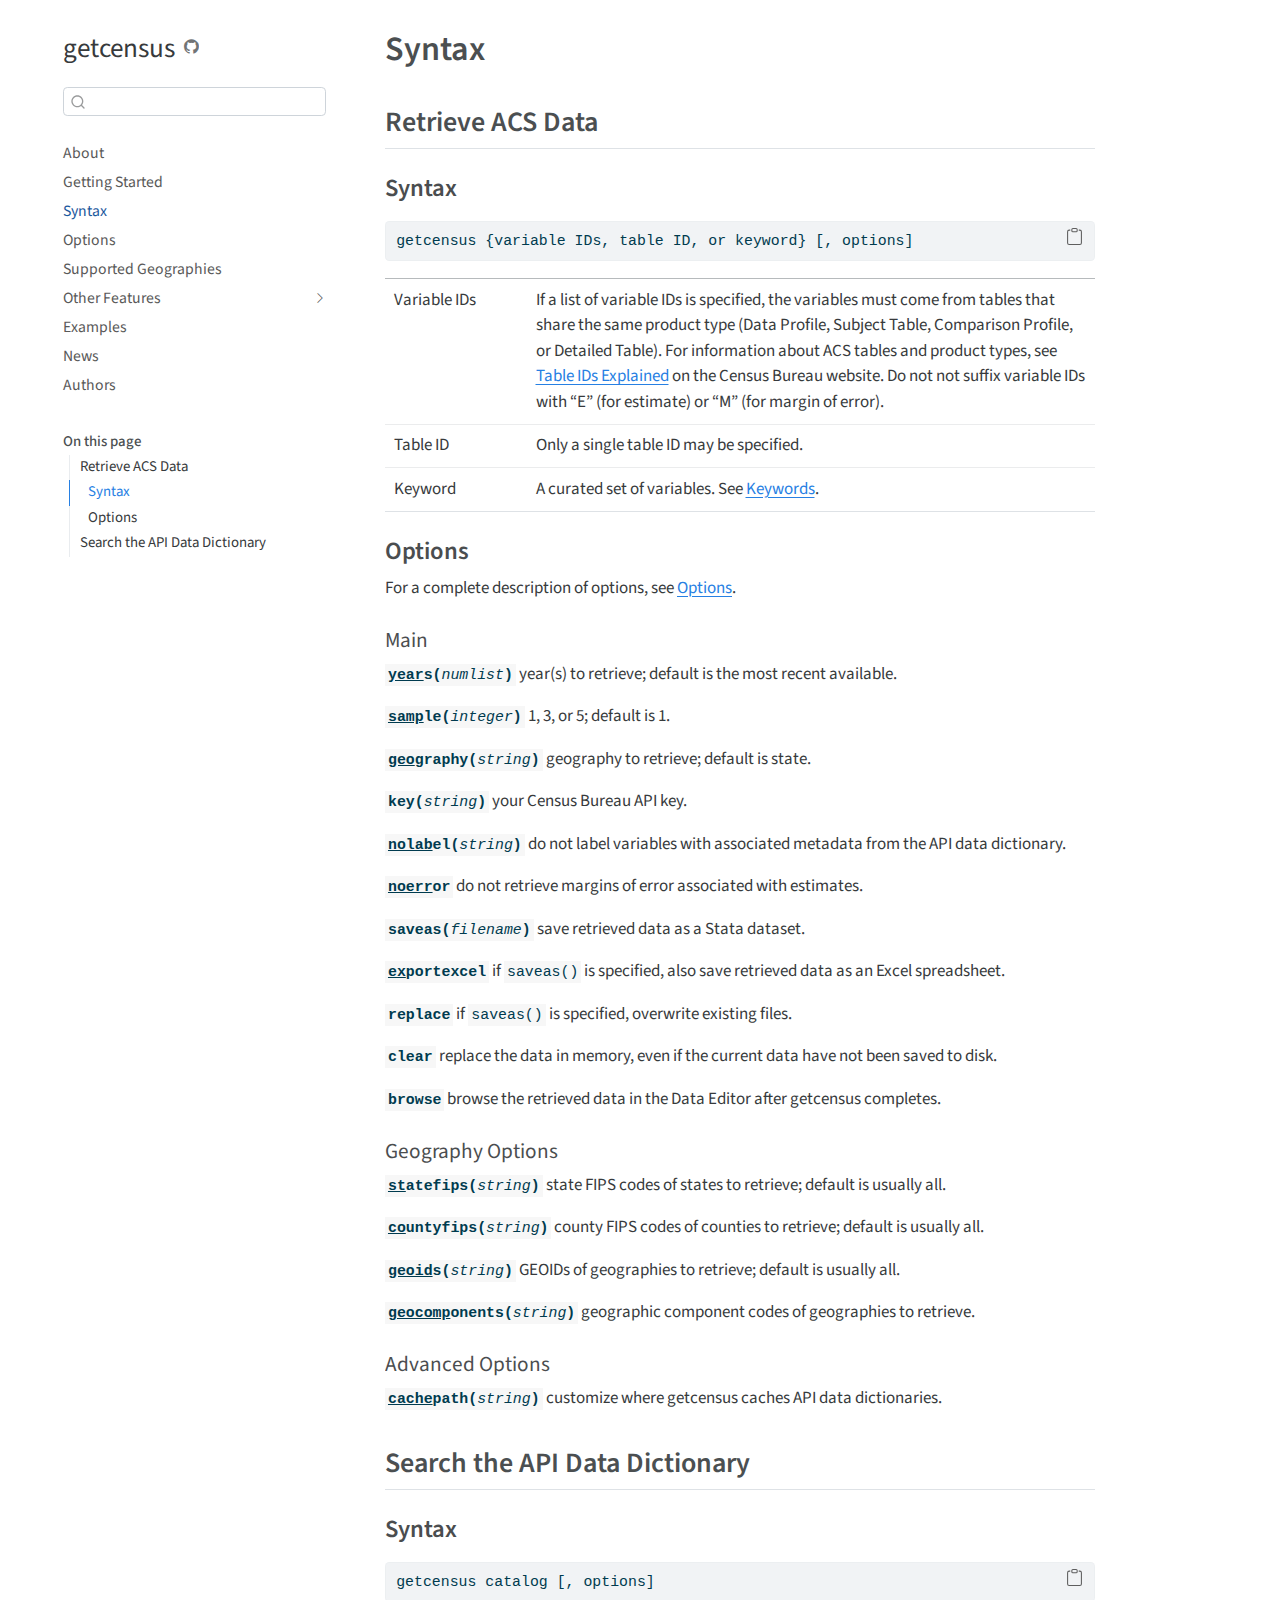
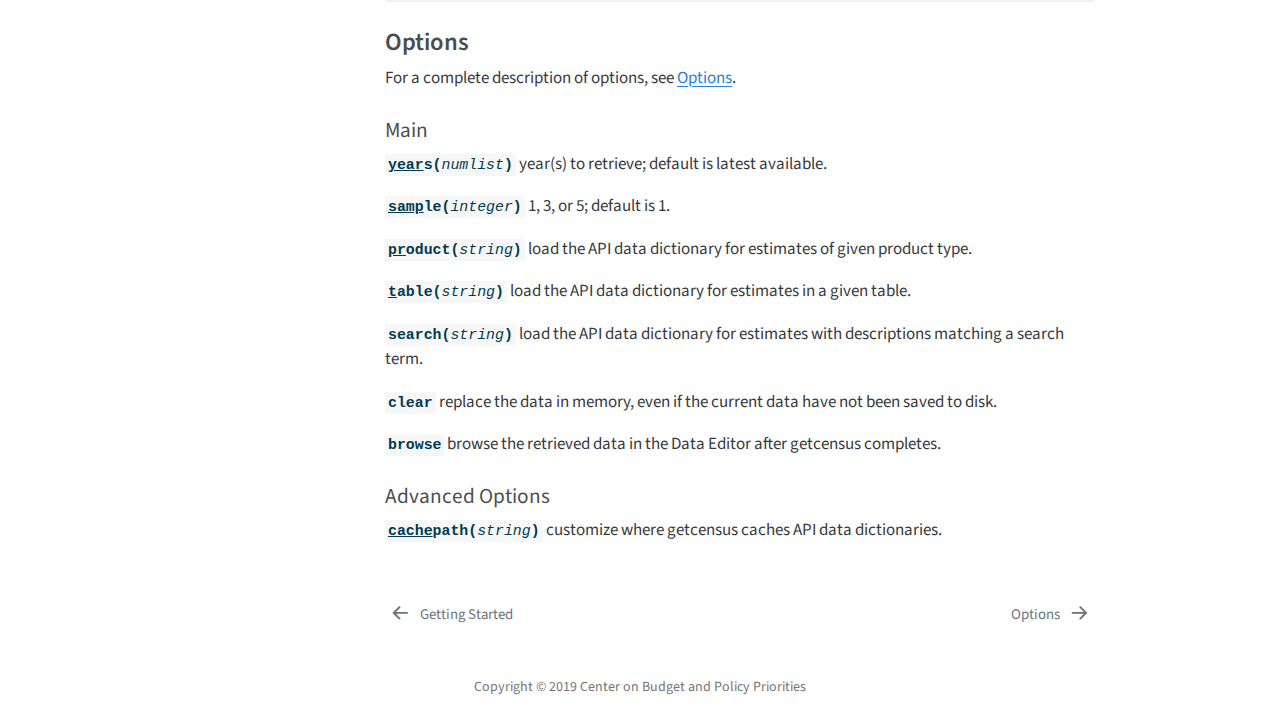
<file: syntax.html>
<!DOCTYPE html>
<html xmlns="http://www.w3.org/1999/xhtml" lang="en" xml:lang="en"><head>

<meta charset="utf-8">
<meta name="generator" content="quarto-1.4.358">

<meta name="viewport" content="width=device-width, initial-scale=1.0, user-scalable=yes">


<title>getcensus - Syntax</title>
<style>
code{white-space: pre-wrap;}
span.smallcaps{font-variant: small-caps;}
div.columns{display: flex; gap: min(4vw, 1.5em);}
div.column{flex: auto; overflow-x: auto;}
div.hanging-indent{margin-left: 1.5em; text-indent: -1.5em;}
ul.task-list{list-style: none;}
ul.task-list li input[type="checkbox"] {
  width: 0.8em;
  margin: 0 0.8em 0.2em -1em; /* quarto-specific, see https://github.com/quarto-dev/quarto-cli/issues/4556 */ 
  vertical-align: middle;
}
/* CSS for syntax highlighting */
pre > code.sourceCode { white-space: pre; position: relative; }
pre > code.sourceCode > span { line-height: 1.25; }
pre > code.sourceCode > span:empty { height: 1.2em; }
.sourceCode { overflow: visible; }
code.sourceCode > span { color: inherit; text-decoration: inherit; }
div.sourceCode { margin: 1em 0; }
pre.sourceCode { margin: 0; }
@media screen {
div.sourceCode { overflow: auto; }
}
@media print {
pre > code.sourceCode { white-space: pre-wrap; }
pre > code.sourceCode > span { text-indent: -5em; padding-left: 5em; }
}
pre.numberSource code
  { counter-reset: source-line 0; }
pre.numberSource code > span
  { position: relative; left: -4em; counter-increment: source-line; }
pre.numberSource code > span > a:first-child::before
  { content: counter(source-line);
    position: relative; left: -1em; text-align: right; vertical-align: baseline;
    border: none; display: inline-block;
    -webkit-touch-callout: none; -webkit-user-select: none;
    -khtml-user-select: none; -moz-user-select: none;
    -ms-user-select: none; user-select: none;
    padding: 0 4px; width: 4em;
  }
pre.numberSource { margin-left: 3em;  padding-left: 4px; }
div.sourceCode
  {   }
@media screen {
pre > code.sourceCode > span > a:first-child::before { text-decoration: underline; }
}
</style>


<script src="site_libs/quarto-nav/quarto-nav.js"></script>
<script src="site_libs/quarto-nav/headroom.min.js"></script>
<script src="site_libs/clipboard/clipboard.min.js"></script>
<script src="site_libs/quarto-search/autocomplete.umd.js"></script>
<script src="site_libs/quarto-search/fuse.min.js"></script>
<script src="site_libs/quarto-search/quarto-search.js"></script>
<meta name="quarto:offset" content="./">
<link href="./options.html" rel="next">
<link href="./getting-started.html" rel="prev">
<script src="site_libs/quarto-html/quarto.js"></script>
<script src="site_libs/quarto-html/popper.min.js"></script>
<script src="site_libs/quarto-html/tippy.umd.min.js"></script>
<script src="site_libs/quarto-html/anchor.min.js"></script>
<link href="site_libs/quarto-html/tippy.css" rel="stylesheet">
<link href="site_libs/quarto-html/quarto-syntax-highlighting.css" rel="stylesheet" id="quarto-text-highlighting-styles">
<script src="site_libs/bootstrap/bootstrap.min.js"></script>
<link href="site_libs/bootstrap/bootstrap-icons.css" rel="stylesheet">
<link href="site_libs/bootstrap/bootstrap.min.css" rel="stylesheet" id="quarto-bootstrap" data-mode="light">
<script id="quarto-search-options" type="application/json">{
  "location": "sidebar",
  "copy-button": false,
  "collapse-after": 3,
  "panel-placement": "start",
  "type": "textbox",
  "limit": 20,
  "keyboard-shortcut": [
    "f",
    "/",
    "s"
  ],
  "show-item-context": false,
  "language": {
    "search-no-results-text": "No results",
    "search-matching-documents-text": "matching documents",
    "search-copy-link-title": "Copy link to search",
    "search-hide-matches-text": "Hide additional matches",
    "search-more-match-text": "more match in this document",
    "search-more-matches-text": "more matches in this document",
    "search-clear-button-title": "Clear",
    "search-detached-cancel-button-title": "Cancel",
    "search-submit-button-title": "Submit",
    "search-label": "Search"
  }
}</script>
<script async="" src="https://www.googletagmanager.com/gtag/js?id=G-76S419M6JZ"></script>

<script type="text/javascript">

window.dataLayer = window.dataLayer || [];
function gtag(){dataLayer.push(arguments);}
gtag('js', new Date());
gtag('config', 'G-76S419M6JZ', { 'anonymize_ip': true});
</script>


</head>

<body class="nav-sidebar floating">

<div id="quarto-search-results"></div>
  <header id="quarto-header" class="headroom fixed-top">
  <nav class="quarto-secondary-nav">
    <div class="container-fluid d-flex">
      <button type="button" class="quarto-btn-toggle btn" data-bs-toggle="collapse" data-bs-target="#quarto-sidebar,#quarto-sidebar-glass" aria-controls="quarto-sidebar" aria-expanded="false" aria-label="Toggle sidebar navigation" onclick="if (window.quartoToggleHeadroom) { window.quartoToggleHeadroom(); }">
        <i class="bi bi-layout-text-sidebar-reverse"></i>
      </button>
        <a class="flex-grow-1 no-decor" role="button" data-bs-toggle="collapse" data-bs-target="#quarto-sidebar,#quarto-sidebar-glass" aria-controls="quarto-sidebar" aria-expanded="false" aria-label="Toggle sidebar navigation" onclick="if (window.quartoToggleHeadroom) { window.quartoToggleHeadroom(); }">      
          <h1 class="quarto-secondary-nav-title">Syntax</h1>
        </a>     
      <button type="button" class="btn quarto-search-button" aria-label="" onclick="window.quartoOpenSearch();">
        <i class="bi bi-search"></i>
      </button>
    </div>
  </nav>
</header>
<!-- content -->
<div id="quarto-content" class="quarto-container page-columns page-rows-contents page-layout-article">
<!-- sidebar -->
  <nav id="quarto-sidebar" class="sidebar collapse collapse-horizontal sidebar-navigation floating overflow-auto">
    <div class="pt-lg-2 mt-2 text-left sidebar-header">
    <div class="sidebar-title mb-0 py-0">
      <a href="./">getcensus</a> 
        <div class="sidebar-tools-main">
    <a href="https://github.com/CenterOnBudget/getcensus/" title="GitHub" class="quarto-navigation-tool px-1" aria-label="GitHub"><i class="bi bi-github"></i></a>
</div>
    </div>
      </div>
        <div class="mt-2 flex-shrink-0 align-items-center">
        <div class="sidebar-search">
        <div id="quarto-search" class="" title="Search"></div>
        </div>
        </div>
    <div class="sidebar-menu-container"> 
    <ul class="list-unstyled mt-1">
        <li class="sidebar-item">
  <div class="sidebar-item-container"> 
  <a href="./index.html" class="sidebar-item-text sidebar-link">
 <span class="menu-text">About</span></a>
  </div>
</li>
        <li class="sidebar-item">
  <div class="sidebar-item-container"> 
  <a href="./getting-started.html" class="sidebar-item-text sidebar-link">
 <span class="menu-text">Getting Started</span></a>
  </div>
</li>
        <li class="sidebar-item">
  <div class="sidebar-item-container"> 
  <a href="./syntax.html" class="sidebar-item-text sidebar-link active">
 <span class="menu-text">Syntax</span></a>
  </div>
</li>
        <li class="sidebar-item">
  <div class="sidebar-item-container"> 
  <a href="./options.html" class="sidebar-item-text sidebar-link">
 <span class="menu-text">Options</span></a>
  </div>
</li>
        <li class="sidebar-item">
  <div class="sidebar-item-container"> 
  <a href="./geographies.html" class="sidebar-item-text sidebar-link">
 <span class="menu-text">Supported Geographies</span></a>
  </div>
</li>
        <li class="sidebar-item sidebar-item-section">
      <div class="sidebar-item-container"> 
            <a class="sidebar-item-text sidebar-link text-start collapsed" data-bs-toggle="collapse" data-bs-target="#quarto-sidebar-section-1" aria-expanded="false">
 <span class="menu-text">Other Features</span></a>
          <a class="sidebar-item-toggle text-start collapsed" data-bs-toggle="collapse" data-bs-target="#quarto-sidebar-section-1" aria-expanded="false" aria-label="Toggle section">
            <i class="bi bi-chevron-right ms-2"></i>
          </a> 
      </div>
      <ul id="quarto-sidebar-section-1" class="collapse list-unstyled sidebar-section depth1 ">  
          <li class="sidebar-item">
  <div class="sidebar-item-container"> 
  <a href="./keywords.html" class="sidebar-item-text sidebar-link">
 <span class="menu-text">Keywords</span></a>
  </div>
</li>
          <li class="sidebar-item">
  <div class="sidebar-item-container"> 
  <a href="./dialog-box.html" class="sidebar-item-text sidebar-link">
 <span class="menu-text">Dialog Box</span></a>
  </div>
</li>
      </ul>
  </li>
        <li class="sidebar-item">
  <div class="sidebar-item-container"> 
  <a href="./examples.html" class="sidebar-item-text sidebar-link">
 <span class="menu-text">Examples</span></a>
  </div>
</li>
        <li class="sidebar-item">
  <div class="sidebar-item-container"> 
  <a href="./news.html" class="sidebar-item-text sidebar-link">
 <span class="menu-text">News</span></a>
  </div>
</li>
        <li class="sidebar-item">
  <div class="sidebar-item-container"> 
  <a href="./authors.html" class="sidebar-item-text sidebar-link">
 <span class="menu-text">Authors</span></a>
  </div>
</li>
    </ul>
    </div>
    <nav id="TOC" role="doc-toc" class="toc-active">
    <h2 id="toc-title">On this page</h2>
   
  <ul>
  <li><a href="#retrieve-acs-data" id="toc-retrieve-acs-data" class="nav-link active" data-scroll-target="#retrieve-acs-data">Retrieve ACS Data</a>
  <ul class="collapse">
  <li><a href="#syntax" id="toc-syntax" class="nav-link" data-scroll-target="#syntax">Syntax</a></li>
  <li><a href="#options" id="toc-options" class="nav-link" data-scroll-target="#options">Options</a></li>
  </ul></li>
  <li><a href="#search-the-api-data-dictionary" id="toc-search-the-api-data-dictionary" class="nav-link" data-scroll-target="#search-the-api-data-dictionary">Search the API Data Dictionary</a>
  <ul class="collapse">
  <li><a href="#syntax-1" id="toc-syntax-1" class="nav-link" data-scroll-target="#syntax-1">Syntax</a></li>
  <li><a href="#options-1" id="toc-options-1" class="nav-link" data-scroll-target="#options-1">Options</a></li>
  </ul></li>
  </ul>
</nav>
</nav>
<div id="quarto-sidebar-glass" data-bs-toggle="collapse" data-bs-target="#quarto-sidebar,#quarto-sidebar-glass"></div>
<!-- margin-sidebar -->
    <div id="quarto-margin-sidebar" class="sidebar margin-sidebar">
    </div>
<!-- main -->
<main class="content" id="quarto-document-content">

<header id="title-block-header" class="quarto-title-block default">
<div class="quarto-title">
<h1 class="title d-none d-lg-block">Syntax</h1>
</div>



<div class="quarto-title-meta">

    
  
    
  </div>
  


</header>

<!-- Do not open in RStudio Visual Markdown Editor -->
<section id="retrieve-acs-data" class="level2">
<h2 class="anchored" data-anchor-id="retrieve-acs-data">Retrieve ACS Data</h2>
<section id="syntax" class="level3">
<h3 class="anchored" data-anchor-id="syntax">Syntax</h3>
<div class="sourceCode" id="cb1"><pre class="sourceCode stata code-with-copy"><code class="sourceCode stata"><span id="cb1-1"><a href="#cb1-1" aria-hidden="true" tabindex="-1"></a>getcensus {<span class="kw">variable</span> IDs, <span class="kw">table</span> ID, <span class="kw">or</span> keyword} [, options]</span></code><button title="Copy to Clipboard" class="code-copy-button"><i class="bi"></i></button></pre></div>
<table class="table">
<colgroup>
<col style="width: 20%">
<col style="width: 80%">
</colgroup>
<tbody>
<tr class="odd">
<td>Variable IDs</td>
<td>If a list of variable IDs is specified, the variables must come from tables that share the same product type (Data Profile, Subject Table, Comparison Profile, or Detailed Table). For information about ACS tables and product types, see <a href="https://www.census.gov/programs-surveys/acs/guidance/which-data-tool/table-ids-explained.html">Table IDs Explained</a> on the Census Bureau website. Do not not suffix variable IDs with “E” (for estimate) or “M” (for margin of error).</td>
</tr>
<tr class="even">
<td>Table ID</td>
<td>Only a single table ID may be specified.</td>
</tr>
<tr class="odd">
<td>Keyword</td>
<td>A curated set of variables. See <a href="./keywords.html">Keywords</a>.</td>
</tr>
</tbody>
</table>
</section>
<section id="options" class="level3">
<h3 class="anchored" data-anchor-id="options">Options</h3>
<p>For a complete description of options, see <a href="./options.html">Options</a>.</p>
<section id="main" class="level4">
<h4 class="anchored" data-anchor-id="main">Main</h4>
<p><code><strong><u>year</u>s(</strong><i>numlist</i><strong>)</strong></code> year(s) to retrieve; default is the most recent available.</p>
<p><code><strong><u>samp</u>le(</strong><i>integer</i><strong>)</strong></code> 1, 3, or 5; default is 1.</p>
<p><code><strong><u>geo</u>graphy(</strong><i>string</i><strong>)</strong></code> geography to retrieve; default is state.</p>
<p><code><strong>key(</strong><i>string</i><strong>)</strong></code> your Census Bureau API key.</p>
<p><code><strong><u>nolab</u>el(</strong><i>string</i><strong>)</strong></code> do not label variables with associated metadata from the API data dictionary.</p>
<p><code><strong><u>noerr</u>or</strong></code> do not retrieve margins of error associated with estimates.</p>
<p><code><strong>saveas(</strong><i>filename</i><strong>)</strong></code> save retrieved data as a Stata dataset.</p>
<p><code><strong><u>ex</u>portexcel</strong></code> if <code>saveas()</code> is specified, also save retrieved data as an Excel spreadsheet.</p>
<p><strong><code>replace</code></strong> if <code>saveas()</code> is specified, overwrite existing files.</p>
<p><strong><code>clear</code></strong> replace the data in memory, even if the current data have not been saved to disk.</p>
<p><strong><code>browse</code></strong> browse the retrieved data in the Data Editor after getcensus completes.</p>
</section>
<section id="geography-options" class="level4">
<h4 class="anchored" data-anchor-id="geography-options">Geography Options</h4>
<p><code><strong><u>st</u>atefips(</strong><i>string</i><strong>)</strong></code> state FIPS codes of states to retrieve; default is usually all.</p>
<p><code><strong><u>co</u>untyfips(</strong><i>string</i><strong>)</strong></code> county FIPS codes of counties to retrieve; default is usually all.</p>
<p><code><strong><u>geoid</u>s(</strong><i>string</i><strong>)</strong></code> GEOIDs of geographies to retrieve; default is usually all.</p>
<p><code><strong><u>geocomp</u>onents(</strong><i>string</i><strong>)</strong></code> geographic component codes of geographies to retrieve.</p>
</section>
<section id="advanced-options" class="level4">
<h4 class="anchored" data-anchor-id="advanced-options">Advanced Options</h4>
<p><code><strong><u>cache</u>path(</strong><i>string</i><strong>)</strong></code> customize where getcensus caches API data dictionaries.</p>
</section>
</section>
</section>
<section id="search-the-api-data-dictionary" class="level2">
<h2 class="anchored" data-anchor-id="search-the-api-data-dictionary">Search the API Data Dictionary</h2>
<section id="syntax-1" class="level3">
<h3 class="anchored" data-anchor-id="syntax-1">Syntax</h3>
<div class="sourceCode" id="cb2"><pre class="sourceCode stata code-with-copy"><code class="sourceCode stata"><span id="cb2-1"><a href="#cb2-1" aria-hidden="true" tabindex="-1"></a>getcensus catalog [, options]</span></code><button title="Copy to Clipboard" class="code-copy-button"><i class="bi"></i></button></pre></div>
</section>
<section id="options-1" class="level3">
<h3 class="anchored" data-anchor-id="options-1">Options</h3>
<p>For a complete description of options, see <a href="./options.html">Options</a>.</p>
<section id="main-1" class="level4">
<h4 class="anchored" data-anchor-id="main-1">Main</h4>
<p><code><strong><u>year</u>s(</strong><i>numlist</i><strong>)</strong></code> year(s) to retrieve; default is latest available.</p>
<p><code><strong><u>samp</u>le(</strong><i>integer</i><strong>)</strong></code> 1, 3, or 5; default is 1.</p>
<p><code><strong><u>pr</u>oduct(</strong><i>string</i><strong>)</strong></code> load the API data dictionary for estimates of given product type.</p>
<p><code><strong><u>t</u>able(</strong><i>string</i><strong>)</strong></code> load the API data dictionary for estimates in a given table.</p>
<p><code><strong>search(</strong><i>string</i><strong>)</strong></code> load the API data dictionary for estimates with descriptions matching a search term.</p>
<p><strong><code>clear</code></strong> replace the data in memory, even if the current data have not been saved to disk.</p>
<p><strong><code>browse</code></strong> browse the retrieved data in the Data Editor after getcensus completes.</p>
</section>
<section id="advanced-options-1" class="level4">
<h4 class="anchored" data-anchor-id="advanced-options-1">Advanced Options</h4>
<p><code><strong><u>cache</u>path(</strong><i>string</i><strong>)</strong></code> customize where getcensus caches API data dictionaries.</p>


</section>
</section>
</section>

<a onclick="window.scrollTo(0, 0); return false;" role="button" id="quarto-back-to-top"><i class="bi bi-arrow-up"></i> Back to top</a></main> <!-- /main -->
<script id="quarto-html-after-body" type="application/javascript">
window.document.addEventListener("DOMContentLoaded", function (event) {
  const toggleBodyColorMode = (bsSheetEl) => {
    const mode = bsSheetEl.getAttribute("data-mode");
    const bodyEl = window.document.querySelector("body");
    if (mode === "dark") {
      bodyEl.classList.add("quarto-dark");
      bodyEl.classList.remove("quarto-light");
    } else {
      bodyEl.classList.add("quarto-light");
      bodyEl.classList.remove("quarto-dark");
    }
  }
  const toggleBodyColorPrimary = () => {
    const bsSheetEl = window.document.querySelector("link#quarto-bootstrap");
    if (bsSheetEl) {
      toggleBodyColorMode(bsSheetEl);
    }
  }
  toggleBodyColorPrimary();  
  const icon = "";
  const anchorJS = new window.AnchorJS();
  anchorJS.options = {
    placement: 'right',
    icon: icon
  };
  anchorJS.add('.anchored');
  const isCodeAnnotation = (el) => {
    for (const clz of el.classList) {
      if (clz.startsWith('code-annotation-')) {                     
        return true;
      }
    }
    return false;
  }
  const clipboard = new window.ClipboardJS('.code-copy-button', {
    text: function(trigger) {
      const codeEl = trigger.previousElementSibling.cloneNode(true);
      for (const childEl of codeEl.children) {
        if (isCodeAnnotation(childEl)) {
          childEl.remove();
        }
      }
      return codeEl.innerText;
    }
  });
  clipboard.on('success', function(e) {
    // button target
    const button = e.trigger;
    // don't keep focus
    button.blur();
    // flash "checked"
    button.classList.add('code-copy-button-checked');
    var currentTitle = button.getAttribute("title");
    button.setAttribute("title", "Copied!");
    let tooltip;
    if (window.bootstrap) {
      button.setAttribute("data-bs-toggle", "tooltip");
      button.setAttribute("data-bs-placement", "left");
      button.setAttribute("data-bs-title", "Copied!");
      tooltip = new bootstrap.Tooltip(button, 
        { trigger: "manual", 
          customClass: "code-copy-button-tooltip",
          offset: [0, -8]});
      tooltip.show();    
    }
    setTimeout(function() {
      if (tooltip) {
        tooltip.hide();
        button.removeAttribute("data-bs-title");
        button.removeAttribute("data-bs-toggle");
        button.removeAttribute("data-bs-placement");
      }
      button.setAttribute("title", currentTitle);
      button.classList.remove('code-copy-button-checked');
    }, 1000);
    // clear code selection
    e.clearSelection();
  });
  function tippyHover(el, contentFn, onTriggerFn, onUntriggerFn) {
    const config = {
      allowHTML: true,
      maxWidth: 500,
      delay: 100,
      arrow: false,
      appendTo: function(el) {
          return el.parentElement;
      },
      interactive: true,
      interactiveBorder: 10,
      theme: 'quarto',
      placement: 'bottom-start',
    };
    if (contentFn) {
      config.content = contentFn;
    }
    if (onTriggerFn) {
      config.onTrigger = onTriggerFn;
    }
    if (onUntriggerFn) {
      config.onUntrigger = onUntriggerFn;
    }
    window.tippy(el, config); 
  }
  const noterefs = window.document.querySelectorAll('a[role="doc-noteref"]');
  for (var i=0; i<noterefs.length; i++) {
    const ref = noterefs[i];
    tippyHover(ref, function() {
      // use id or data attribute instead here
      let href = ref.getAttribute('data-footnote-href') || ref.getAttribute('href');
      try { href = new URL(href).hash; } catch {}
      const id = href.replace(/^#\/?/, "");
      const note = window.document.getElementById(id);
      return note.innerHTML;
    });
  }
  const xrefs = window.document.querySelectorAll('a.quarto-xref');
  const processXRef = (id, note) => {
    // Strip column container classes
    const stripColumnClz = (el) => {
      el.classList.remove("page-full", "page-columns");
      if (el.children) {
        for (const child of el.children) {
          stripColumnClz(child);
        }
      }
    }
    stripColumnClz(note)
    if (id.startsWith('sec-')) {
      // Special case sections, only their first couple elements
      const container = document.createElement("div");
      if (note.children && note.children.length > 2) {
        for (let i = 0; i < 2; i++) {
          container.appendChild(note.children[i].cloneNode(true));
        }
        return container.innerHTML
      } else {
        return note.innerHTML;
      }
    } else {
      // Remove any anchor links if they are present
      const anchorLink = note.querySelector('a.anchorjs-link');
      if (anchorLink) {
        anchorLink.remove();
      }
      return note.innerHTML;
    }
  }
  for (var i=0; i<xrefs.length; i++) {
    const xref = xrefs[i];
    tippyHover(xref, undefined, function(instance) {
      instance.disable();
      let url = xref.getAttribute('href');
      let hash = undefined; 
      if (url.startsWith('#')) {
        hash = url;
      } else {
        try { hash = new URL(url).hash; } catch {}
      }
      if (hash) {
        const id = hash.replace(/^#\/?/, "");
        const note = window.document.getElementById(id);
        if (note !== null) {
          try {
            const html = processXRef(id, note.cloneNode(true));
            instance.setContent(html);
          } finally {
            instance.enable();
            instance.show();
          }
        } else {
          // See if we can fetch this
          fetch(url.split('#')[0])
          .then(res => res.text())
          .then(html => {
            const parser = new DOMParser();
            const htmlDoc = parser.parseFromString(html, "text/html");
            const note = htmlDoc.getElementById(id);
            if (note !== null) {
              const html = processXRef(id, note);
              instance.setContent(html);
            } 
          }).finally(() => {
            instance.enable();
            instance.show();
          });
        }
      }
    }, function(instance) {
    });
  }
      let selectedAnnoteEl;
      const selectorForAnnotation = ( cell, annotation) => {
        let cellAttr = 'data-code-cell="' + cell + '"';
        let lineAttr = 'data-code-annotation="' +  annotation + '"';
        const selector = 'span[' + cellAttr + '][' + lineAttr + ']';
        return selector;
      }
      const selectCodeLines = (annoteEl) => {
        const doc = window.document;
        const targetCell = annoteEl.getAttribute("data-target-cell");
        const targetAnnotation = annoteEl.getAttribute("data-target-annotation");
        const annoteSpan = window.document.querySelector(selectorForAnnotation(targetCell, targetAnnotation));
        const lines = annoteSpan.getAttribute("data-code-lines").split(",");
        const lineIds = lines.map((line) => {
          return targetCell + "-" + line;
        })
        let top = null;
        let height = null;
        let parent = null;
        if (lineIds.length > 0) {
            //compute the position of the single el (top and bottom and make a div)
            const el = window.document.getElementById(lineIds[0]);
            top = el.offsetTop;
            height = el.offsetHeight;
            parent = el.parentElement.parentElement;
          if (lineIds.length > 1) {
            const lastEl = window.document.getElementById(lineIds[lineIds.length - 1]);
            const bottom = lastEl.offsetTop + lastEl.offsetHeight;
            height = bottom - top;
          }
          if (top !== null && height !== null && parent !== null) {
            // cook up a div (if necessary) and position it 
            let div = window.document.getElementById("code-annotation-line-highlight");
            if (div === null) {
              div = window.document.createElement("div");
              div.setAttribute("id", "code-annotation-line-highlight");
              div.style.position = 'absolute';
              parent.appendChild(div);
            }
            div.style.top = top - 2 + "px";
            div.style.height = height + 4 + "px";
            div.style.left = 0;
            let gutterDiv = window.document.getElementById("code-annotation-line-highlight-gutter");
            if (gutterDiv === null) {
              gutterDiv = window.document.createElement("div");
              gutterDiv.setAttribute("id", "code-annotation-line-highlight-gutter");
              gutterDiv.style.position = 'absolute';
              const codeCell = window.document.getElementById(targetCell);
              const gutter = codeCell.querySelector('.code-annotation-gutter');
              gutter.appendChild(gutterDiv);
            }
            gutterDiv.style.top = top - 2 + "px";
            gutterDiv.style.height = height + 4 + "px";
          }
          selectedAnnoteEl = annoteEl;
        }
      };
      const unselectCodeLines = () => {
        const elementsIds = ["code-annotation-line-highlight", "code-annotation-line-highlight-gutter"];
        elementsIds.forEach((elId) => {
          const div = window.document.getElementById(elId);
          if (div) {
            div.remove();
          }
        });
        selectedAnnoteEl = undefined;
      };
        // Handle positioning of the toggle
    window.addEventListener(
      "resize",
      throttle(() => {
        console.log("RESIZE");
        elRect = undefined;
        if (selectedAnnoteEl) {
          selectCodeLines(selectedAnnoteEl);
        }
      }, 10)
    );
    function throttle(fn, ms) {
    let throttle = false;
    let timer;
      return (...args) => {
        if(!throttle) { // first call gets through
            fn.apply(this, args);
            throttle = true;
        } else { // all the others get throttled
            if(timer) clearTimeout(timer); // cancel #2
            timer = setTimeout(() => {
              fn.apply(this, args);
              timer = throttle = false;
            }, ms);
        }
      };
    }
      // Attach click handler to the DT
      const annoteDls = window.document.querySelectorAll('dt[data-target-cell]');
      for (const annoteDlNode of annoteDls) {
        annoteDlNode.addEventListener('click', (event) => {
          const clickedEl = event.target;
          if (clickedEl !== selectedAnnoteEl) {
            unselectCodeLines();
            const activeEl = window.document.querySelector('dt[data-target-cell].code-annotation-active');
            if (activeEl) {
              activeEl.classList.remove('code-annotation-active');
            }
            selectCodeLines(clickedEl);
            clickedEl.classList.add('code-annotation-active');
          } else {
            // Unselect the line
            unselectCodeLines();
            clickedEl.classList.remove('code-annotation-active');
          }
        });
      }
  const findCites = (el) => {
    const parentEl = el.parentElement;
    if (parentEl) {
      const cites = parentEl.dataset.cites;
      if (cites) {
        return {
          el,
          cites: cites.split(' ')
        };
      } else {
        return findCites(el.parentElement)
      }
    } else {
      return undefined;
    }
  };
  var bibliorefs = window.document.querySelectorAll('a[role="doc-biblioref"]');
  for (var i=0; i<bibliorefs.length; i++) {
    const ref = bibliorefs[i];
    const citeInfo = findCites(ref);
    if (citeInfo) {
      tippyHover(citeInfo.el, function() {
        var popup = window.document.createElement('div');
        citeInfo.cites.forEach(function(cite) {
          var citeDiv = window.document.createElement('div');
          citeDiv.classList.add('hanging-indent');
          citeDiv.classList.add('csl-entry');
          var biblioDiv = window.document.getElementById('ref-' + cite);
          if (biblioDiv) {
            citeDiv.innerHTML = biblioDiv.innerHTML;
          }
          popup.appendChild(citeDiv);
        });
        return popup.innerHTML;
      });
    }
  }
});
</script>
<nav class="page-navigation">
  <div class="nav-page nav-page-previous">
      <a href="./getting-started.html" class="pagination-link">
        <i class="bi bi-arrow-left-short"></i> <span class="nav-page-text">Getting Started</span>
      </a>          
  </div>
  <div class="nav-page nav-page-next">
      <a href="./options.html" class="pagination-link">
        <span class="nav-page-text">Options</span> <i class="bi bi-arrow-right-short"></i>
      </a>
  </div>
</nav>
</div> <!-- /content -->
<footer class="footer">
  <div class="nav-footer">
    <div class="nav-footer-left">
      &nbsp;
    </div>   
    <div class="nav-footer-center">
      <ul class="footer-items list-unstyled">
    <li class="nav-item">
    <a class="nav-link" href="https://github.com/CenterOnBudget/getcensus/blob/master/LICENSE">
<p>Copyright © 2019 Center on Budget and Policy Priorities</p>
</a>
  </li>  
</ul>
    </div>
    <div class="nav-footer-right">
      &nbsp;
    </div>
  </div>
</footer>




</body></html>
</file>
<file: site_libs/quarto-html/tippy.css>
.tippy-box[data-animation=fade][data-state=hidden]{opacity:0}[data-tippy-root]{max-width:calc(100vw - 10px)}.tippy-box{position:relative;background-color:#333;color:#fff;border-radius:4px;font-size:14px;line-height:1.4;white-space:normal;outline:0;transition-property:transform,visibility,opacity}.tippy-box[data-placement^=top]>.tippy-arrow{bottom:0}.tippy-box[data-placement^=top]>.tippy-arrow:before{bottom:-7px;left:0;border-width:8px 8px 0;border-top-color:initial;transform-origin:center top}.tippy-box[data-placement^=bottom]>.tippy-arrow{top:0}.tippy-box[data-placement^=bottom]>.tippy-arrow:before{top:-7px;left:0;border-width:0 8px 8px;border-bottom-color:initial;transform-origin:center bottom}.tippy-box[data-placement^=left]>.tippy-arrow{right:0}.tippy-box[data-placement^=left]>.tippy-arrow:before{border-width:8px 0 8px 8px;border-left-color:initial;right:-7px;transform-origin:center left}.tippy-box[data-placement^=right]>.tippy-arrow{left:0}.tippy-box[data-placement^=right]>.tippy-arrow:before{left:-7px;border-width:8px 8px 8px 0;border-right-color:initial;transform-origin:center right}.tippy-box[data-inertia][data-state=visible]{transition-timing-function:cubic-bezier(.54,1.5,.38,1.11)}.tippy-arrow{width:16px;height:16px;color:#333}.tippy-arrow:before{content:"";position:absolute;border-color:transparent;border-style:solid}.tippy-content{position:relative;padding:5px 9px;z-index:1}
</file>
<file: site_libs/quarto-html/quarto-syntax-highlighting.css>
/* quarto syntax highlight colors */
:root {
  --quarto-hl-ot-color: #003B4F;
  --quarto-hl-at-color: #657422;
  --quarto-hl-ss-color: #20794D;
  --quarto-hl-an-color: #5E5E5E;
  --quarto-hl-fu-color: #4758AB;
  --quarto-hl-st-color: #20794D;
  --quarto-hl-cf-color: #003B4F;
  --quarto-hl-op-color: #5E5E5E;
  --quarto-hl-er-color: #AD0000;
  --quarto-hl-bn-color: #AD0000;
  --quarto-hl-al-color: #AD0000;
  --quarto-hl-va-color: #111111;
  --quarto-hl-bu-color: inherit;
  --quarto-hl-ex-color: inherit;
  --quarto-hl-pp-color: #AD0000;
  --quarto-hl-in-color: #5E5E5E;
  --quarto-hl-vs-color: #20794D;
  --quarto-hl-wa-color: #5E5E5E;
  --quarto-hl-do-color: #5E5E5E;
  --quarto-hl-im-color: #00769E;
  --quarto-hl-ch-color: #20794D;
  --quarto-hl-dt-color: #AD0000;
  --quarto-hl-fl-color: #AD0000;
  --quarto-hl-co-color: #5E5E5E;
  --quarto-hl-cv-color: #5E5E5E;
  --quarto-hl-cn-color: #8f5902;
  --quarto-hl-sc-color: #5E5E5E;
  --quarto-hl-dv-color: #AD0000;
  --quarto-hl-kw-color: #003B4F;
}

/* other quarto variables */
:root {
  --quarto-font-monospace: SFMono-Regular, Menlo, Monaco, Consolas, "Liberation Mono", "Courier New", monospace;
}

pre > code.sourceCode > span {
  color: #003B4F;
}

code span {
  color: #003B4F;
}

code.sourceCode > span {
  color: #003B4F;
}

div.sourceCode,
div.sourceCode pre.sourceCode {
  color: #003B4F;
}

code span.ot {
  color: #003B4F;
  font-style: inherit;
}

code span.at {
  color: #657422;
  font-style: inherit;
}

code span.ss {
  color: #20794D;
  font-style: inherit;
}

code span.an {
  color: #5E5E5E;
  font-style: inherit;
}

code span.fu {
  color: #4758AB;
  font-style: inherit;
}

code span.st {
  color: #20794D;
  font-style: inherit;
}

code span.cf {
  color: #003B4F;
  font-style: inherit;
}

code span.op {
  color: #5E5E5E;
  font-style: inherit;
}

code span.er {
  color: #AD0000;
  font-style: inherit;
}

code span.bn {
  color: #AD0000;
  font-style: inherit;
}

code span.al {
  color: #AD0000;
  font-style: inherit;
}

code span.va {
  color: #111111;
  font-style: inherit;
}

code span.bu {
  font-style: inherit;
}

code span.ex {
  font-style: inherit;
}

code span.pp {
  color: #AD0000;
  font-style: inherit;
}

code span.in {
  color: #5E5E5E;
  font-style: inherit;
}

code span.vs {
  color: #20794D;
  font-style: inherit;
}

code span.wa {
  color: #5E5E5E;
  font-style: italic;
}

code span.do {
  color: #5E5E5E;
  font-style: italic;
}

code span.im {
  color: #00769E;
  font-style: inherit;
}

code span.ch {
  color: #20794D;
  font-style: inherit;
}

code span.dt {
  color: #AD0000;
  font-style: inherit;
}

code span.fl {
  color: #AD0000;
  font-style: inherit;
}

code span.co {
  color: #5E5E5E;
  font-style: inherit;
}

code span.cv {
  color: #5E5E5E;
  font-style: italic;
}

code span.cn {
  color: #8f5902;
  font-style: inherit;
}

code span.sc {
  color: #5E5E5E;
  font-style: inherit;
}

code span.dv {
  color: #AD0000;
  font-style: inherit;
}

code span.kw {
  color: #003B4F;
  font-style: inherit;
}

.prevent-inlining {
  content: "</";
}

/*# sourceMappingURL=debc5d5d77c3f9108843748ff7464032.css.map */
</file>
<file: site_libs/lightable-0.0.1/lightable.css>
/*!
 * lightable v0.0.1
 * Copyright 2020 Hao Zhu
 * Licensed under MIT (https://github.com/haozhu233/kableExtra/blob/master/LICENSE)
 */

.lightable-minimal {
  border-collapse: separate;
  border-spacing: 16px 1px;
  width: 100%;
  margin-bottom: 10px;
}

.lightable-minimal td {
  margin-left: 5px;
  margin-right: 5px;
}

.lightable-minimal th {
  margin-left: 5px;
  margin-right: 5px;
}

.lightable-minimal thead tr:last-child th {
  border-bottom: 2px solid #00000050;
  empty-cells: hide;

}

.lightable-minimal tbody tr:first-child td {
  padding-top: 0.5em;
}

.lightable-minimal.lightable-hover tbody tr:hover {
  background-color: #f5f5f5;
}

.lightable-minimal.lightable-striped tbody tr:nth-child(even) {
  background-color: #f5f5f5;
}

.lightable-classic {
  border-top: 0.16em solid #111111;
  border-bottom: 0.16em solid #111111;
  width: 100%;
  margin-bottom: 10px;
  margin: 10px 5px;
}

.lightable-classic tfoot tr td {
  border: 0;
}

.lightable-classic tfoot tr:first-child td {
  border-top: 0.14em solid #111111;
}

.lightable-classic caption {
  color: #222222;
}

.lightable-classic td {
  padding-left: 5px;
  padding-right: 5px;
  color: #222222;
}

.lightable-classic th {
  padding-left: 5px;
  padding-right: 5px;
  font-weight: normal;
  color: #222222;
}

.lightable-classic thead tr:last-child th {
  border-bottom: 0.10em solid #111111;
}

.lightable-classic.lightable-hover tbody tr:hover {
  background-color: #F9EEC1;
}

.lightable-classic.lightable-striped tbody tr:nth-child(even) {
  background-color: #f5f5f5;
}

.lightable-classic-2 {
  border-top: 3px double #111111;
  border-bottom: 3px double #111111;
  width: 100%;
  margin-bottom: 10px;
}

.lightable-classic-2 tfoot tr td {
  border: 0;
}

.lightable-classic-2 tfoot tr:first-child td {
  border-top: 3px double #111111;
}

.lightable-classic-2 caption {
  color: #222222;
}

.lightable-classic-2 td {
  padding-left: 5px;
  padding-right: 5px;
  color: #222222;
}

.lightable-classic-2 th {
  padding-left: 5px;
  padding-right: 5px;
  font-weight: normal;
  color: #222222;
}

.lightable-classic-2 tbody tr:last-child td {
  border-bottom: 3px double #111111;
}

.lightable-classic-2 thead tr:last-child th {
  border-bottom: 1px solid #111111;
}

.lightable-classic-2.lightable-hover tbody tr:hover {
  background-color: #F9EEC1;
}

.lightable-classic-2.lightable-striped tbody tr:nth-child(even) {
  background-color: #f5f5f5;
}

.lightable-material {
  min-width: 100%;
  white-space: nowrap;
  table-layout: fixed;
  font-family: Roboto, sans-serif;
  border: 1px solid #EEE;
  border-collapse: collapse;
  margin-bottom: 10px;
}

.lightable-material tfoot tr td {
  border: 0;
}

.lightable-material tfoot tr:first-child td {
  border-top: 1px solid #EEE;
}

.lightable-material th {
  height: 56px;
  padding-left: 16px;
  padding-right: 16px;
}

.lightable-material td {
  height: 52px;
  padding-left: 16px;
  padding-right: 16px;
  border-top: 1px solid #eeeeee;
}

.lightable-material.lightable-hover tbody tr:hover {
  background-color: #f5f5f5;
}

.lightable-material.lightable-striped tbody tr:nth-child(even) {
  background-color: #f5f5f5;
}

.lightable-material.lightable-striped tbody td {
  border: 0;
}

.lightable-material.lightable-striped thead tr:last-child th {
  border-bottom: 1px solid #ddd;
}

.lightable-material-dark {
  min-width: 100%;
  white-space: nowrap;
  table-layout: fixed;
  font-family: Roboto, sans-serif;
  border: 1px solid #FFFFFF12;
  border-collapse: collapse;
  margin-bottom: 10px;
  background-color: #363640;
}

.lightable-material-dark tfoot tr td {
  border: 0;
}

.lightable-material-dark tfoot tr:first-child td {
  border-top: 1px solid #FFFFFF12;
}

.lightable-material-dark th {
  height: 56px;
  padding-left: 16px;
  padding-right: 16px;
  color: #FFFFFF60;
}

.lightable-material-dark td {
  height: 52px;
  padding-left: 16px;
  padding-right: 16px;
  color: #FFFFFF;
  border-top: 1px solid #FFFFFF12;
}

.lightable-material-dark.lightable-hover tbody tr:hover {
  background-color: #FFFFFF12;
}

.lightable-material-dark.lightable-striped tbody tr:nth-child(even) {
  background-color: #FFFFFF12;
}

.lightable-material-dark.lightable-striped tbody td {
  border: 0;
}

.lightable-material-dark.lightable-striped thead tr:last-child th {
  border-bottom: 1px solid #FFFFFF12;
}

.lightable-paper {
  width: 100%;
  margin-bottom: 10px;
  color: #444;
}

.lightable-paper tfoot tr td {
  border: 0;
}

.lightable-paper tfoot tr:first-child td {
  border-top: 1px solid #00000020;
}

.lightable-paper thead tr:last-child th {
  color: #666;
  vertical-align: bottom;
  border-bottom: 1px solid #00000020;
  line-height: 1.15em;
  padding: 10px 5px;
}

.lightable-paper td {
  vertical-align: middle;
  border-bottom: 1px solid #00000010;
  line-height: 1.15em;
  padding: 7px 5px;
}

.lightable-paper.lightable-hover tbody tr:hover {
  background-color: #F9EEC1;
}

.lightable-paper.lightable-striped tbody tr:nth-child(even) {
  background-color: #00000008;
}

.lightable-paper.lightable-striped tbody td {
  border: 0;
}
</file>
